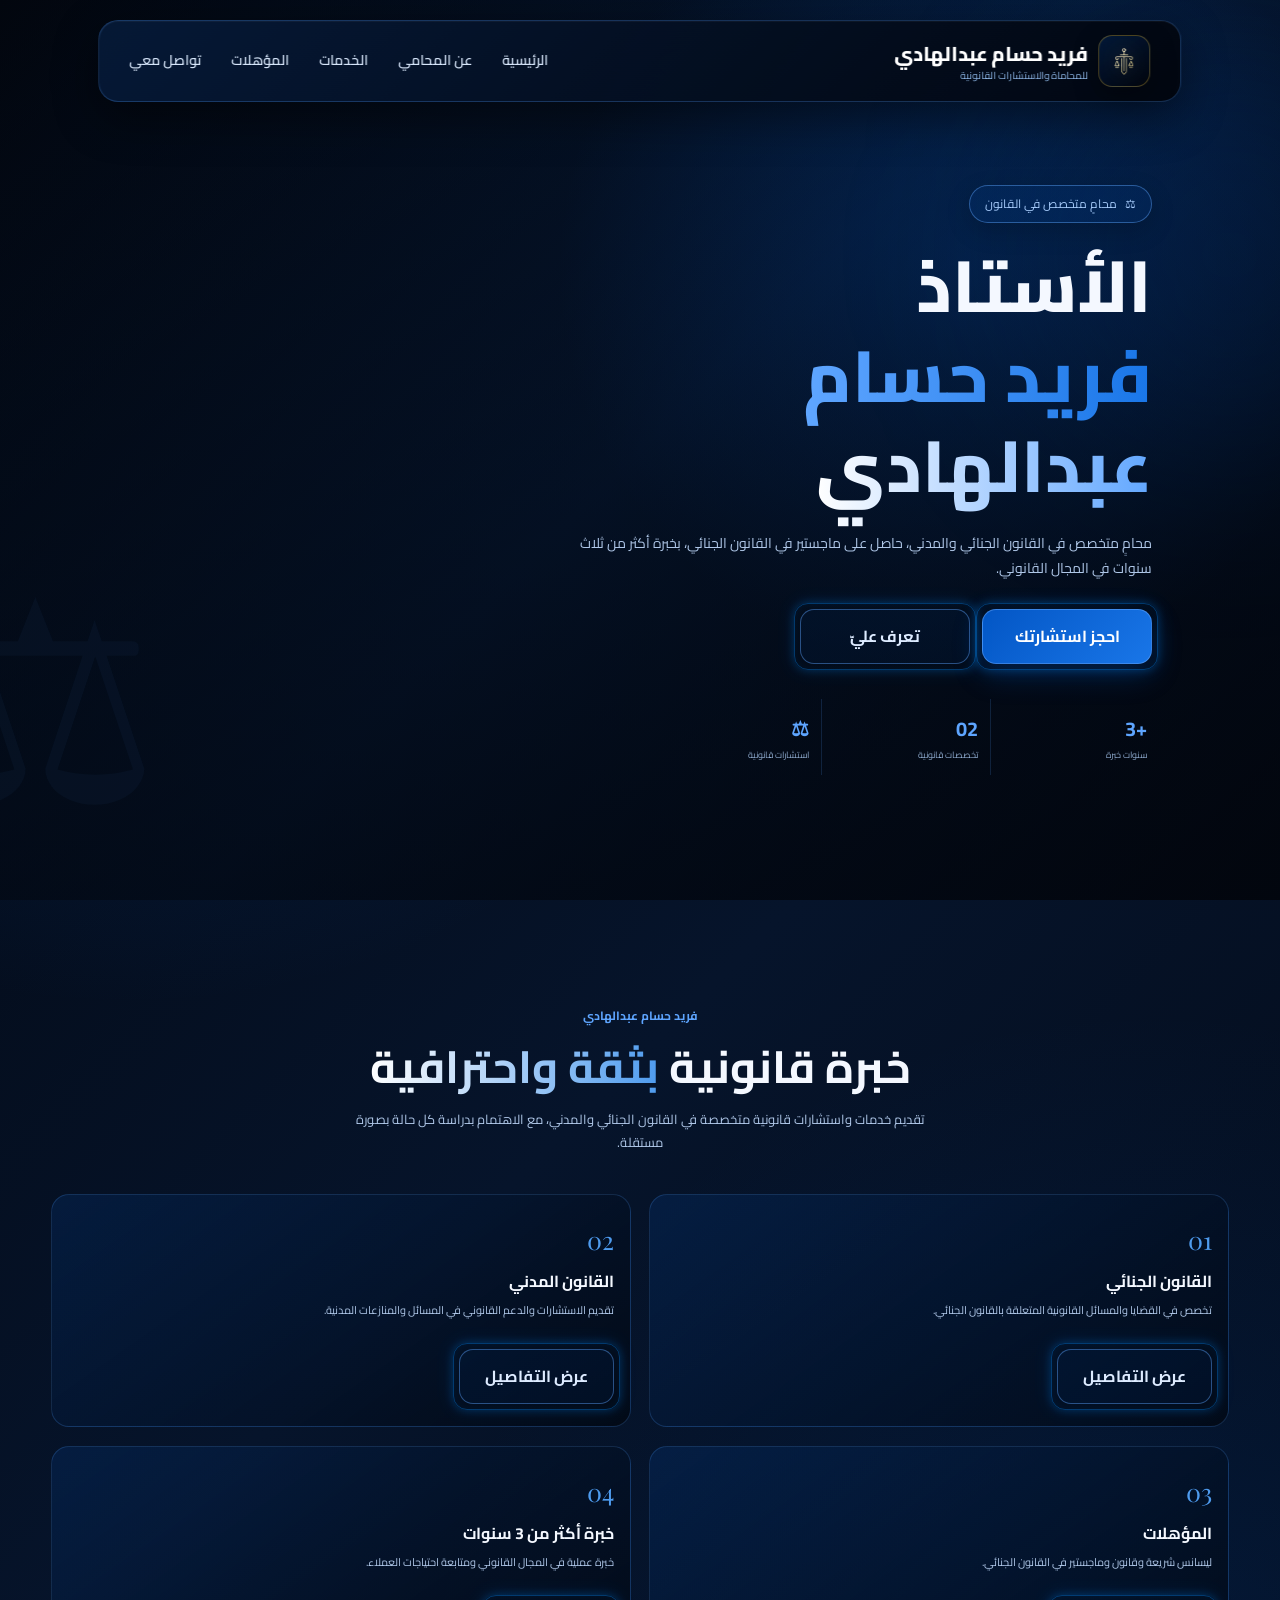
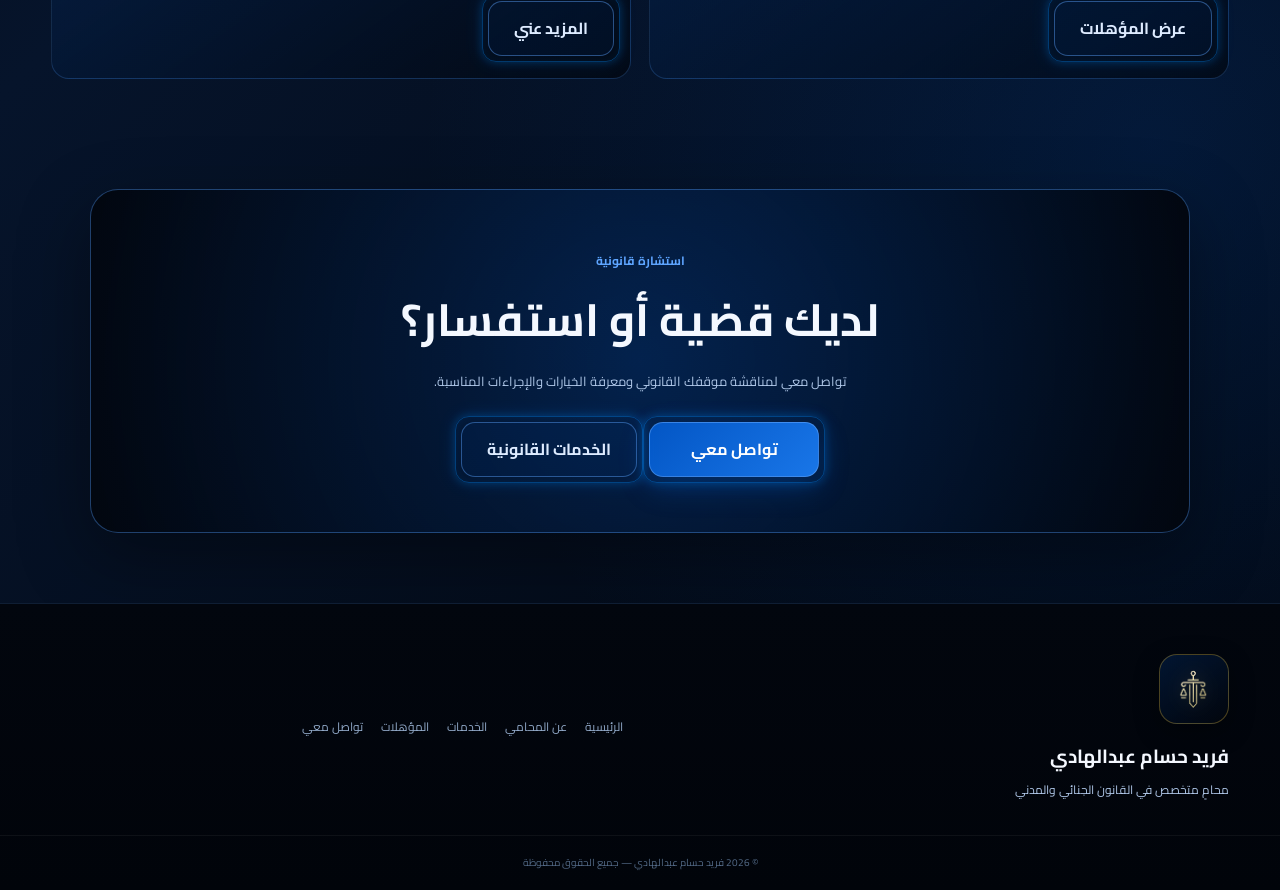
<file: index.html>
<!DOCTYPE html>
<html lang="ar" dir="rtl">

<head>

    <meta charset="UTF-8">

    <meta name="viewport"
          content="width=device-width, initial-scale=1.0">

    <!-- ===============================
         BASIC SEO
    ================================ -->

    <title>
        فريد حسام عبدالهادي | محامي جنائي ومدني في مصر
    </title>

    <meta name="description"
          content="الموقع الرسمي للأستاذ فريد حسام عبدالهادي، محامٍ متخصص في القانون الجنائي والمدني، حاصل على ماجستير في القانون الجنائي، ويقدم الاستشارات والخدمات القانونية.">

    <meta name="author"
          content="فريد حسام عبدالهادي">

    <meta name="robots"
          content="index, follow, max-image-preview:large, max-snippet:-1, max-video-preview:-1">

    <meta name="googlebot"
          content="index, follow, max-image-preview:large, max-snippet:-1, max-video-preview:-1">


    <!-- ===============================
         CANONICAL
    ================================ -->

    <link rel="canonical"
          href="https://fareedoffice.netlify.app/">


    <!-- ===============================
         LANGUAGE
    ================================ -->

    <meta http-equiv="content-language"
          content="ar-eg">


    <!-- ===============================
         THEME
    ================================ -->

    <meta name="theme-color"
          content="#02060E">


    <!-- ===============================
         KEYWORDS
    ================================ -->

    <meta name="keywords"
          content="فريد حسام عبدالهادي,
                   فريد حسام,
                   محامي فريد حسام عبدالهادي,
                   محامي جنائي,
                   محامي مدني,
                   محامي في مصر,
                   محامي مصر,
                   استشارات قانونية,
                   محامي قضايا جنائية,
                   محامي قضايا مدنية,
                   القانون الجنائي,
                   القانون المدني,
                   مكتب محاماة">


    <!-- ===============================
         OPEN GRAPH
    ================================ -->

    <meta property="og:type"
          content="website">

    <meta property="og:locale"
          content="ar_EG">

    <meta property="og:title"
          content="فريد حسام عبدالهادي | محامي جنائي ومدني">

    <meta property="og:description"
          content="الموقع الرسمي للأستاذ فريد حسام عبدالهادي للمحاماة والاستشارات القانونية.">

    <meta property="og:url"
          content="https://fareedoffice.netlify.app/">

    <meta property="og:site_name"
          content="فريد حسام عبدالهادي للمحاماة والاستشارات القانونية">

    <meta property="og:image"
          content="https://fareedoffice.netlify.app/logo.png">

    <meta property="og:image:alt"
          content="شعار فريد حسام عبدالهادي للمحاماة والاستشارات القانونية">


    <!-- ===============================
         TWITTER / X
    ================================ -->

    <meta name="twitter:card"
          content="summary_large_image">

    <meta name="twitter:title"
          content="فريد حسام عبدالهادي | محامي جنائي ومدني">

    <meta name="twitter:description"
          content="الموقع الرسمي للأستاذ فريد حسام عبدالهادي للمحاماة والاستشارات القانونية.">

    <meta name="twitter:image"
          content="https://fareedoffice.netlify.app/logo.png">


    <!-- ===============================
         FAVICON
    ================================ -->

    <link rel="icon"
          type="image/png"
          href="logo.png">

    <link rel="apple-touch-icon"
          href="logo.png">


    <!-- ===============================
         GOOGLE FONTS
    ================================ -->

    <link rel="preconnect"
          href="https://fonts.googleapis.com">

    <link rel="preconnect"
          href="https://fonts.gstatic.com"
          crossorigin>

    <link href="https://fonts.googleapis.com/css2?family=Cairo:wght@400;500;600;700;800&family=Playfair+Display:wght@600;700;800&display=swap"
          rel="stylesheet">


    <!-- ===============================
         CSS
    ================================ -->

    <link rel="stylesheet"
          href="style.css">


    <!-- ===============================
         LAWYER STRUCTURED DATA
    ================================ -->

    <script type="application/ld+json">

    {
      "@context": "https://schema.org",
      "@type": "Person",

      "name": "فريد حسام عبدالهادي",

      "url": "https://fareedoffice.netlify.app/",

      "image": "https://fareedoffice.netlify.app/logo.png",

      "jobTitle": "محامي",

      "description": "محامٍ متخصص في القانون الجنائي والمدني وحاصل على ماجستير في القانون الجنائي.",

      "knowsAbout": [
        "القانون الجنائي",
        "القانون المدني",
        "الاستشارات القانونية",
        "شريعة وقانون"
      ],

      "worksFor": {
        "@type": "LegalService",

        "name": "فريد حسام عبدالهادي للمحاماة والاستشارات القانونية",

        "url": "https://fareedoffice.netlify.app/",

        "areaServed": {
          "@type": "Country",
          "name": "Egypt"
        },

        "serviceType": [
          "استشارات قانونية",
          "القانون الجنائي",
          "القانون المدني"
        ]
      },

      "sameAs": []
    }

    </script>


</head>

<body>


<!-- =====================================================
     HEADER
===================================================== -->

<header class="site-header">

    <div class="header-container">


        <!-- LOGO -->

        <a href="index.html"
           class="brand">

            <div class="brand-icon">

                <img src="logo.png"
                     alt="شعار مكتب فريد حسام عبدالهادي">

            </div>


            <div class="brand-info">

                <span class="brand-name">
                    فريد حسام عبدالهادي
                </span>

                <small>
                    للمحاماة والاستشارات القانونية
                </small>

            </div>

        </a>


        <!-- DESKTOP NAV -->

        <nav class="desktop-nav">

            <a href="index.html">
                الرئيسية
            </a>

            <a href="about.html">
                عن المحامي
            </a>

            <a href="services.html">
                الخدمات
            </a>

            <a href="qualifications.html">
                المؤهلات
            </a>

            <a href="contact.html">
                تواصل معي
            </a>

        </nav>


        <!-- MOBILE BUTTON -->

        <button class="menu-btn"
                id="menuBtn"
                aria-label="فتح القائمة">

            <span></span>
            <span></span>
            <span></span>

        </button>

    </div>

</header>



<!-- =====================================================
     MOBILE MENU
===================================================== -->

<div class="mobile-menu"
     id="mobileMenu">


    <button class="close-menu"
            id="closeMenu"
            aria-label="إغلاق القائمة">

        ×

    </button>


    <nav>

        <a href="index.html">
            الرئيسية
        </a>

        <a href="about.html">
            عن المحامي
        </a>

        <a href="services.html">
            الخدمات القانونية
        </a>

        <a href="criminal.html">
            القانون الجنائي
        </a>

        <a href="civil.html">
            القانون المدني
        </a>

        <a href="qualifications.html">
            المؤهلات والخبرة
        </a>

        <a href="contact.html">
            تواصل معي
        </a>

    </nav>

</div>



<!-- =====================================================
     HERO
===================================================== -->

<main>


<section class="hero"
         id="home">


    <div class="hero-overlay"></div>


    <div class="hero-content">


        <div class="hero-badge">

            <span>⚖</span>

            محامٍ متخصص في القانون

        </div>


        <h1>

            الأستاذ

            <br>

            <span>
                فريد حسام عبدالهادي
            </span>

        </h1>


        <p>

            محامٍ متخصص في القانون الجنائي والمدني،
            حاصل على ماجستير في القانون الجنائي،
            بخبرة أكثر من ثلاث سنوات في المجال القانوني.

        </p>


        <div class="hero-buttons">


            <a href="contact.html"
               class="btn btn-primary">

                احجز استشارتك

            </a>


            <a href="about.html"
               class="btn btn-outline">

                تعرف عليّ

            </a>


        </div>


        <!-- STATS -->

        <div class="hero-stats">


            <div class="stat">

                <strong>
                    +3
                </strong>

                <span>
                    سنوات خبرة
                </span>

            </div>


            <div class="stat">

                <strong>
                    02
                </strong>

                <span>
                    تخصصات قانونية
                </span>

            </div>


            <div class="stat">

                <strong>
                    ⚖
                </strong>

                <span>
                    استشارات قانونية
                </span>

            </div>


        </div>

    </div>

</section>



<!-- =====================================================
     QUICK INTRO
===================================================== -->

<section class="section">


    <div class="section-heading">


        <span class="section-label">
            فريد حسام عبدالهادي
        </span>


        <h2>

            خبرة قانونية

            <span>
                بثقة واحترافية
            </span>

        </h2>


        <p>

            تقديم خدمات واستشارات قانونية متخصصة
            في القانون الجنائي والمدني، مع الاهتمام
            بدراسة كل حالة بصورة مستقلة.

        </p>

    </div>


    <div class="why-grid">


        <div class="why-card">

            <span>
                01
            </span>

            <h3>
                القانون الجنائي
            </h3>

            <p>

                تخصص في القضايا والمسائل القانونية
                المتعلقة بالقانون الجنائي.

            </p>

            <br>

            <a href="criminal.html"
               class="btn btn-outline">

                عرض التفاصيل

            </a>

        </div>



        <div class="why-card">

            <span>
                02
            </span>

            <h3>
                القانون المدني
            </h3>

            <p>

                تقديم الاستشارات والدعم القانوني
                في المسائل والمنازعات المدنية.

            </p>

            <br>

            <a href="civil.html"
               class="btn btn-outline">

                عرض التفاصيل

            </a>

        </div>



        <div class="why-card">

            <span>
                03
            </span>

            <h3>
                المؤهلات
            </h3>

            <p>

                ليسانس شريعة وقانون وماجستير
                في القانون الجنائي.

            </p>

            <br>

            <a href="qualifications.html"
               class="btn btn-outline">

                عرض المؤهلات

            </a>

        </div>



        <div class="why-card">

            <span>
                04
            </span>

            <h3>
                خبرة أكثر من 3 سنوات
            </h3>

            <p>

                خبرة عملية في المجال القانوني
                ومتابعة احتياجات العملاء.

            </p>

            <br>

            <a href="about.html"
               class="btn btn-outline">

                المزيد عني

            </a>

        </div>

    </div>

</section>



<!-- =====================================================
     CALL TO ACTION
===================================================== -->

<section class="cta">


    <div class="cta-content">


        <span class="section-label">
            استشارة قانونية
        </span>


        <h2>
            لديك قضية أو استفسار؟
        </h2>


        <p>

            تواصل معي لمناقشة موقفك القانوني
            ومعرفة الخيارات والإجراءات المناسبة.

        </p>


        <div class="cta-buttons">


            <a href="contact.html"
               class="btn btn-primary">

                تواصل معي

            </a>


            <a href="services.html"
               class="btn btn-outline">

                الخدمات القانونية

            </a>


        </div>


    </div>

</section>


</main>



<!-- =====================================================
     FOOTER
===================================================== -->

<footer class="footer">


    <div class="footer-content">


        <div class="footer-brand">


            <div class="brand-icon">

                <img src="logo.png"
                     alt="شعار مكتب فريد حسام عبدالهادي">

            </div>


            <h3>
                فريد حسام عبدالهادي
            </h3>


            <p>
                محامٍ متخصص في القانون الجنائي والمدني
            </p>

        </div>



        <div class="footer-links">


            <a href="index.html">
                الرئيسية
            </a>


            <a href="about.html">
                عن المحامي
            </a>


            <a href="services.html">
                الخدمات
            </a>


            <a href="qualifications.html">
                المؤهلات
            </a>


            <a href="contact.html">
                تواصل معي
            </a>

        </div>

    </div>



    <div class="footer-bottom">

        © 2026 فريد حسام عبدالهادي
        — جميع الحقوق محفوظة

    </div>

</footer>



<!-- =====================================================
     SCRIPT
===================================================== -->

<script src="script.js"></script>


</body>

</html>
</file>
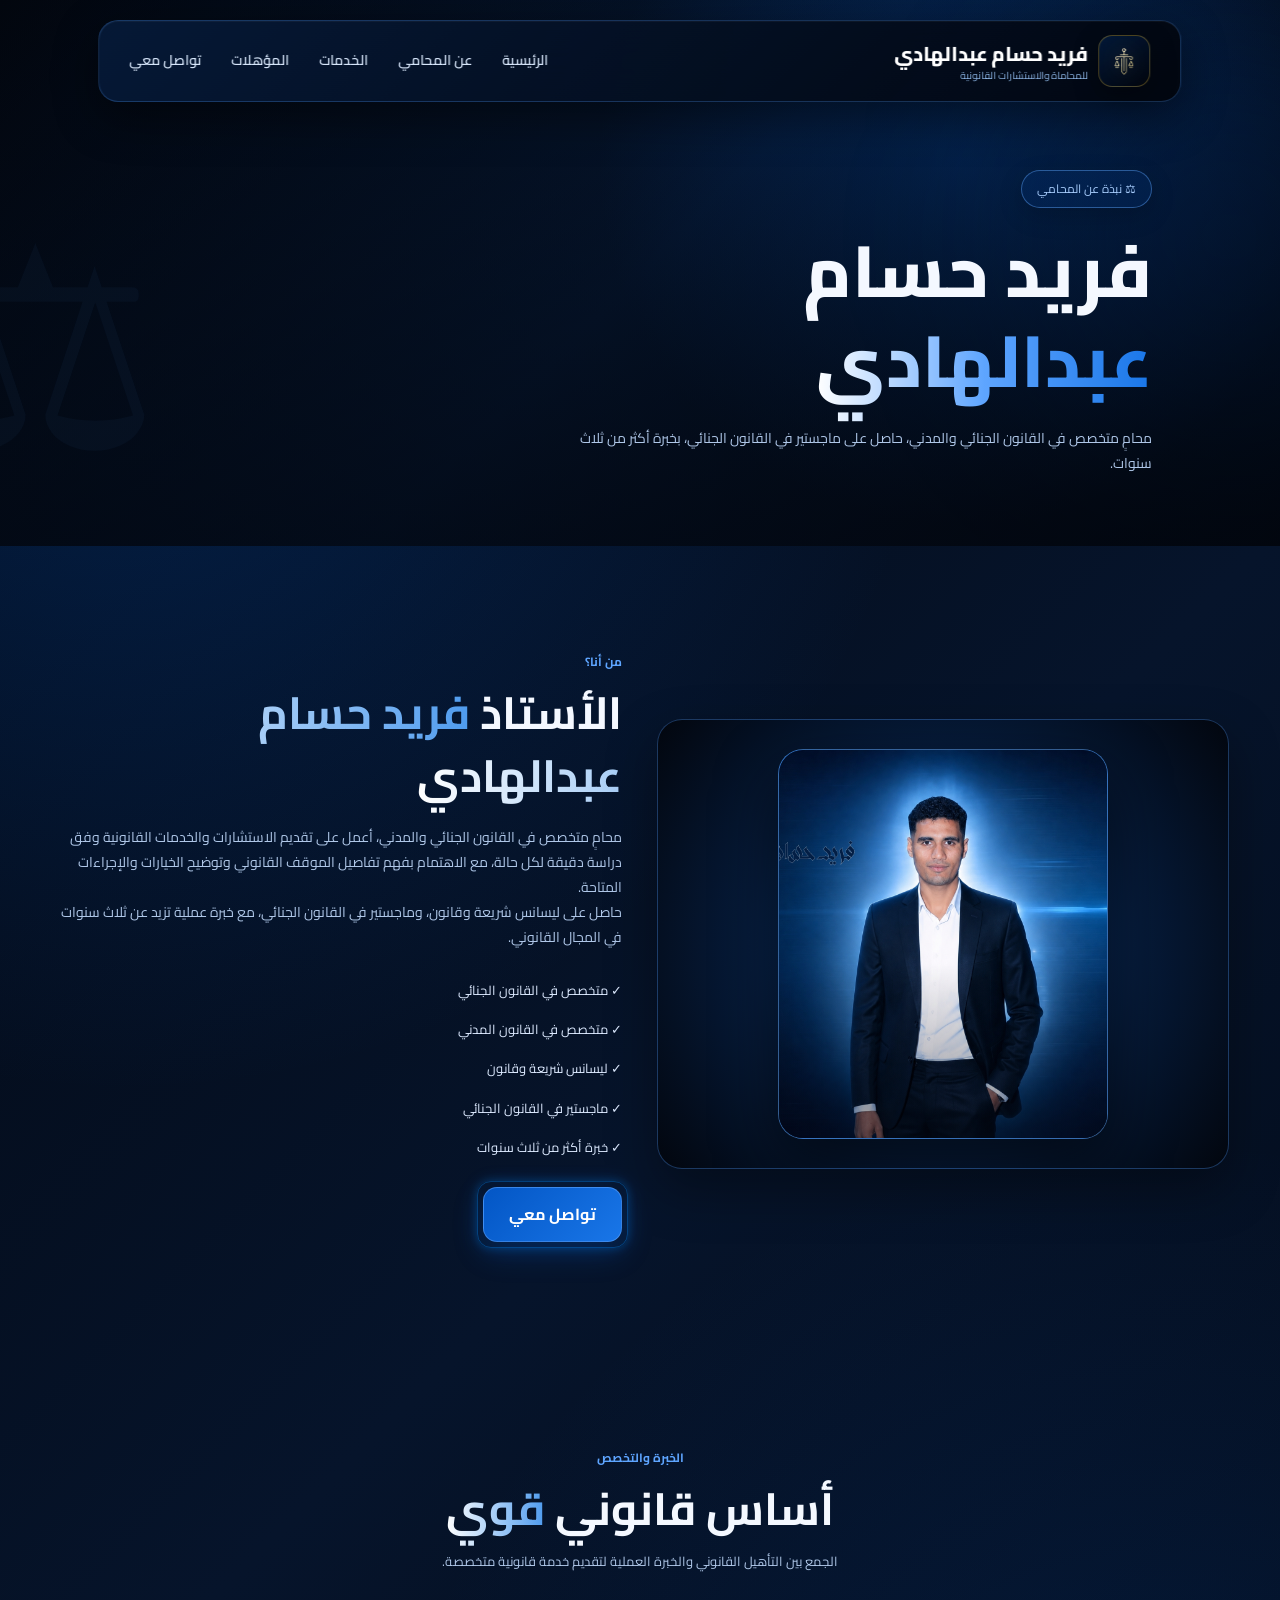
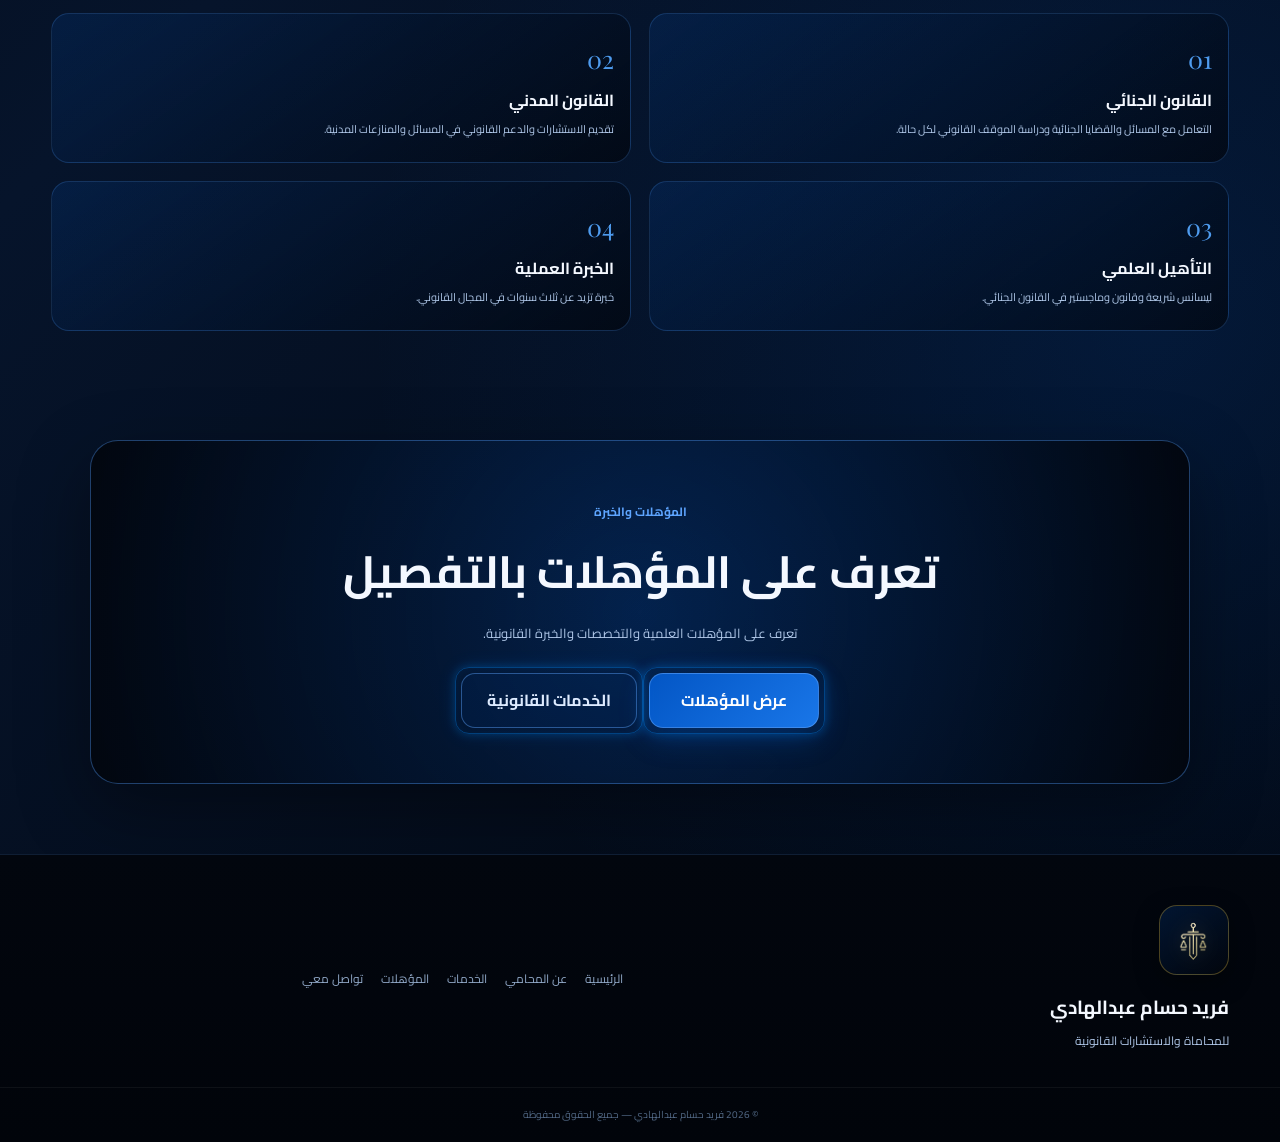
<file: about.html>
<!DOCTYPE html>
<html lang="ar" dir="rtl">

<head>

    <meta charset="UTF-8">

    <meta name="viewport"
          content="width=device-width, initial-scale=1.0">


    <!-- ===============================
         BASIC SEO
    ================================ -->

    <title>
        عن فريد حسام عبدالهادي | محامي جنائي ومدني
    </title>

    <meta name="description"
          content="تعرف على الأستاذ فريد حسام عبدالهادي، محامٍ متخصص في القانون الجنائي والمدني، حاصل على ماجستير في القانون الجنائي، ويتمتع بخبرة أكثر من ثلاث سنوات في المجال القانوني.">

    <meta name="author"
          content="فريد حسام عبدالهادي">

    <meta name="robots"
          content="index, follow, max-image-preview:large, max-snippet:-1, max-video-preview:-1">

    <meta name="googlebot"
          content="index, follow, max-image-preview:large, max-snippet:-1, max-video-preview:-1">


    <!-- ===============================
         CANONICAL
    ================================ -->

    <link rel="canonical"
          href="https://fareedoffice.netlify.app/about.html">


    <!-- ===============================
         LANGUAGE
    ================================ -->

    <meta http-equiv="content-language"
          content="ar-eg">


    <!-- ===============================
         THEME
    ================================ -->

    <meta name="theme-color"
          content="#02060E">


    <!-- ===============================
         OPEN GRAPH
    ================================ -->

    <meta property="og:type"
          content="profile">

    <meta property="og:locale"
          content="ar_EG">

    <meta property="og:title"
          content="عن فريد حسام عبدالهادي | محامي جنائي ومدني">

    <meta property="og:description"
          content="تعرف على الأستاذ فريد حسام عبدالهادي، محامٍ متخصص في القانون الجنائي والمدني وحاصل على ماجستير في القانون الجنائي.">

    <meta property="og:url"
          content="https://fareedoffice.netlify.app/about.html">

    <meta property="og:site_name"
          content="فريد حسام عبدالهادي للمحاماة والاستشارات القانونية">

    <meta property="og:image"
          content="https://fareedoffice.netlify.app/logo.png">

    <meta property="og:image:alt"
          content="الأستاذ فريد حسام عبدالهادي للمحاماة والاستشارات القانونية">


    <!-- ===============================
         TWITTER / X
    ================================ -->

    <meta name="twitter:card"
          content="summary_large_image">

    <meta name="twitter:title"
          content="عن فريد حسام عبدالهادي | محامي جنائي ومدني">

    <meta name="twitter:description"
          content="تعرف على الأستاذ فريد حسام عبدالهادي، محامٍ متخصص في القانون الجنائي والمدني وحاصل على ماجستير في القانون الجنائي.">

    <meta name="twitter:image"
          content="https://fareedoffice.netlify.app/logo.png">


    <!-- ===============================
         FAVICON
    ================================ -->

    <link rel="icon"
          type="image/png"
          href="logo.png">

    <link rel="apple-touch-icon"
          href="logo.png">


    <!-- ===============================
         GOOGLE FONTS
    ================================ -->

    <link rel="preconnect"
          href="https://fonts.googleapis.com">

    <link rel="preconnect"
          href="https://fonts.gstatic.com"
          crossorigin>

    <link href="https://fonts.googleapis.com/css2?family=Cairo:wght@400;500;600;700;800&family=Playfair+Display:wght@600;700;800&display=swap"
          rel="stylesheet">


    <!-- ===============================
         CSS
    ================================ -->

    <link rel="stylesheet"
          href="style.css">


    <!-- ===============================
         STRUCTURED DATA
    ================================ -->

    <script type="application/ld+json">

    {
      "@context": "https://schema.org",

      "@type": "Person",

      "name": "فريد حسام عبدالهادي",

      "url": "https://fareedoffice.netlify.app/about.html",

      "image": "https://fareedoffice.netlify.app/logo.png",

      "jobTitle": "محامي",

      "description": "الأستاذ فريد حسام عبدالهادي، محامٍ متخصص في القانون الجنائي والمدني، حاصل على ماجستير في القانون الجنائي، بخبرة أكثر من ثلاث سنوات في المجال القانوني.",

      "knowsAbout": [
        "القانون الجنائي",
        "القانون المدني",
        "الاستشارات القانونية",
        "شريعة وقانون"
      ],

      "worksFor": {

        "@type": "LegalService",

        "name": "فريد حسام عبدالهادي للمحاماة والاستشارات القانونية",

        "url": "https://fareedoffice.netlify.app/",

        "areaServed": {
          "@type": "Country",
          "name": "Egypt"
        },

        "serviceType": [
          "استشارات قانونية",
          "القانون الجنائي",
          "القانون المدني"
        ]

      }

    }

    </script>


</head>


<body>


<!-- =====================================================
     HEADER
===================================================== -->

<header class="site-header">

    <div class="header-container">


        <a href="index.html"
           class="brand">

            <div class="brand-icon">

                <img src="logo.png"
                     alt="شعار فريد حسام عبدالهادي">

            </div>


            <div class="brand-info">

                <span class="brand-name">
                    فريد حسام عبدالهادي
                </span>

                <small>
                    للمحاماة والاستشارات القانونية
                </small>

            </div>

        </a>


        <!-- DESKTOP NAV -->

        <nav class="desktop-nav">

            <a href="index.html">
                الرئيسية
            </a>

            <a href="about.html">
                عن المحامي
            </a>

            <a href="services.html">
                الخدمات
            </a>

            <a href="qualifications.html">
                المؤهلات
            </a>

            <a href="contact.html">
                تواصل معي
            </a>

        </nav>


        <!-- MOBILE BUTTON -->

        <button class="menu-btn"
                id="menuBtn"
                aria-label="فتح القائمة">

            <span></span>
            <span></span>
            <span></span>

        </button>

    </div>

</header>



<!-- =====================================================
     MOBILE MENU
===================================================== -->

<div class="mobile-menu"
     id="mobileMenu">


    <button class="close-menu"
            id="closeMenu">

        ×

    </button>


    <nav>

        <a href="index.html">
            الرئيسية
        </a>

        <a href="about.html">
            عن المحامي
        </a>

        <a href="services.html">
            الخدمات القانونية
        </a>

        <a href="criminal.html">
            القانون الجنائي
        </a>

        <a href="civil.html">
            القانون المدني
        </a>

        <a href="qualifications.html">
            المؤهلات والخبرة
        </a>

        <a href="contact.html">
            تواصل معي
        </a>

    </nav>

</div>



<!-- =====================================================
     PAGE HERO
===================================================== -->

<section class="hero page-hero">

    <div class="hero-overlay"></div>


    <div class="hero-content">


        <div class="hero-badge">

            ⚖

            نبذة عن المحامي

        </div>


        <h1>

            فريد حسام

            <br>

            <span>
                عبدالهادي
            </span>

        </h1>


        <p>

            محامٍ متخصص في القانون الجنائي والمدني،
            حاصل على ماجستير في القانون الجنائي،
            بخبرة أكثر من ثلاث سنوات.

        </p>

    </div>

</section>



<!-- =====================================================
     ABOUT SECTION
===================================================== -->

<main>


<section class="section about">


    <div class="about-content">


        <!-- PHOTO -->

        <div class="about-image">


            <div class="lawyer-photo">

                <img src="lawyer.jpg"
                     alt="الأستاذ فريد حسام عبدالهادي">

            </div>


        </div>



        <!-- INFORMATION -->

        <div class="about-text">


            <span class="section-label">

                من أنا؟

            </span>


            <h2>

                الأستاذ

                <span>
                    فريد حسام عبدالهادي
                </span>

            </h2>


            <p>

                محامٍ متخصص في القانون الجنائي والمدني،
                أعمل على تقديم الاستشارات والخدمات القانونية
                وفق دراسة دقيقة لكل حالة، مع الاهتمام بفهم
                تفاصيل الموقف القانوني وتوضيح الخيارات
                والإجراءات المتاحة.

            </p>


            <p>

                حاصل على ليسانس شريعة وقانون،
                وماجستير في القانون الجنائي،
                مع خبرة عملية تزيد عن ثلاث سنوات
                في المجال القانوني.

            </p>


            <ul class="about-list">


                <li>
                    ✓ متخصص في القانون الجنائي
                </li>


                <li>
                    ✓ متخصص في القانون المدني
                </li>


                <li>
                    ✓ ليسانس شريعة وقانون
                </li>


                <li>
                    ✓ ماجستير في القانون الجنائي
                </li>


                <li>
                    ✓ خبرة أكثر من ثلاث سنوات
                </li>


            </ul>


            <a href="contact.html"
               class="btn btn-primary">

                تواصل معي

            </a>


        </div>

    </div>

</section>



<!-- =====================================================
     EXPERIENCE
===================================================== -->

<section class="section">


    <div class="section-heading">


        <span class="section-label">

            الخبرة والتخصص

        </span>


        <h2>

            أساس قانوني

            <span>
                قوي
            </span>

        </h2>


        <p>

            الجمع بين التأهيل القانوني والخبرة العملية
            لتقديم خدمة قانونية متخصصة.

        </p>

    </div>



    <div class="why-grid">


        <div class="why-card">

            <span>
                01
            </span>

            <h3>
                القانون الجنائي
            </h3>

            <p>

                التعامل مع المسائل والقضايا الجنائية
                ودراسة الموقف القانوني لكل حالة.

            </p>

        </div>



        <div class="why-card">

            <span>
                02
            </span>

            <h3>
                القانون المدني
            </h3>

            <p>

                تقديم الاستشارات والدعم القانوني
                في المسائل والمنازعات المدنية.

            </p>

        </div>



        <div class="why-card">

            <span>
                03
            </span>

            <h3>
                التأهيل العلمي
            </h3>

            <p>

                ليسانس شريعة وقانون وماجستير
                في القانون الجنائي.

            </p>

        </div>



        <div class="why-card">

            <span>
                04
            </span>

            <h3>
                الخبرة العملية
            </h3>

            <p>

                خبرة تزيد عن ثلاث سنوات في
                المجال القانوني.

            </p>

        </div>

    </div>

</section>



<!-- =====================================================
     QUALIFICATION CTA
===================================================== -->

<section class="cta">


    <div class="cta-content">


        <span class="section-label">

            المؤهلات والخبرة

        </span>


        <h2>

            تعرف على المؤهلات بالتفصيل

        </h2>


        <p>

            تعرف على المؤهلات العلمية والتخصصات
            والخبرة القانونية.

        </p>


        <div class="cta-buttons">


            <a href="qualifications.html"
               class="btn btn-primary">

                عرض المؤهلات

            </a>


            <a href="services.html"
               class="btn btn-outline">

                الخدمات القانونية

            </a>

        </div>


    </div>

</section>


</main>



<!-- =====================================================
     FOOTER
===================================================== -->

<footer class="footer">


    <div class="footer-content">


        <div class="footer-brand">


            <div class="brand-icon">

                <img src="logo.png"
                     alt="شعار المكتب">

            </div>


            <h3>
                فريد حسام عبدالهادي
            </h3>


            <p>
                للمحاماة والاستشارات القانونية
            </p>

        </div>



        <div class="footer-links">


            <a href="index.html">
                الرئيسية
            </a>


            <a href="about.html">
                عن المحامي
            </a>


            <a href="services.html">
                الخدمات
            </a>


            <a href="qualifications.html">
                المؤهلات
            </a>


            <a href="contact.html">
                تواصل معي
            </a>

        </div>

    </div>



    <div class="footer-bottom">

        © 2026 فريد حسام عبدالهادي
        — جميع الحقوق محفوظة

    </div>

</footer>



<script src="script.js"></script>

</body>

</html>
</file>
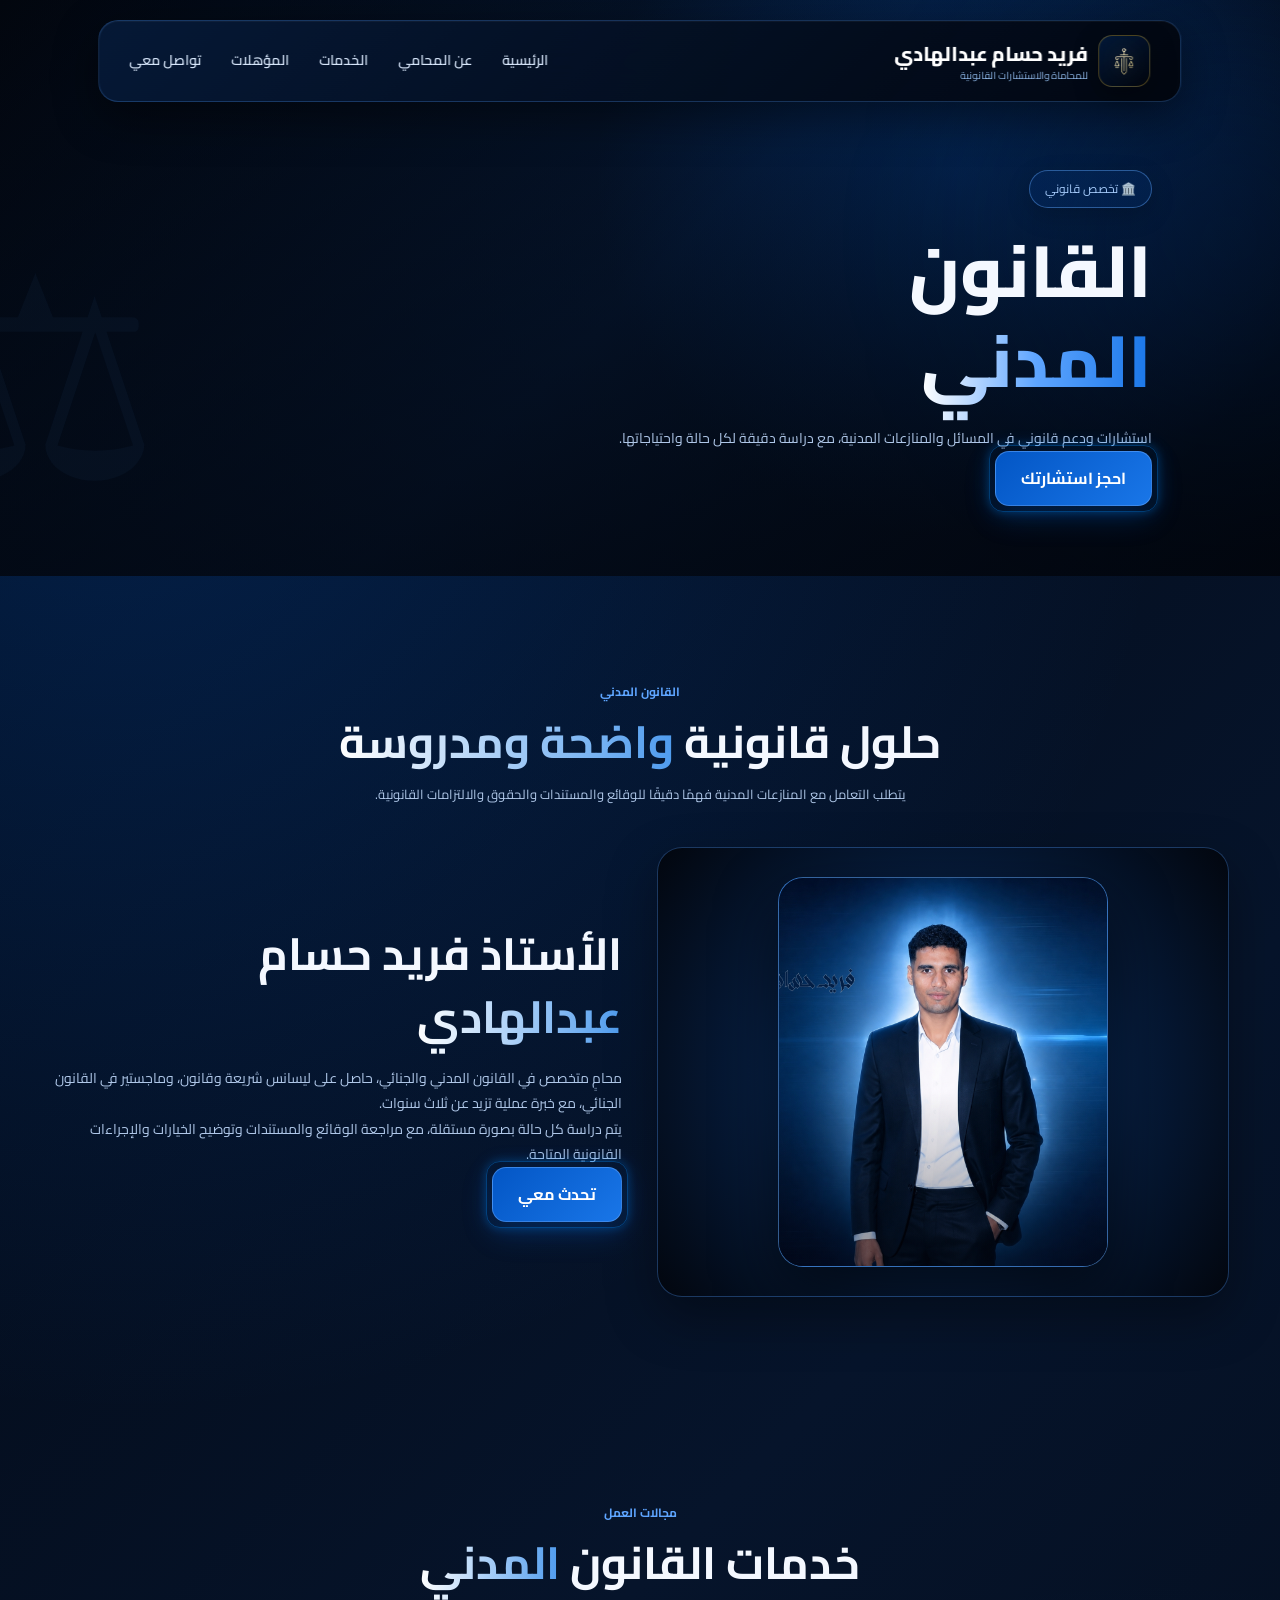
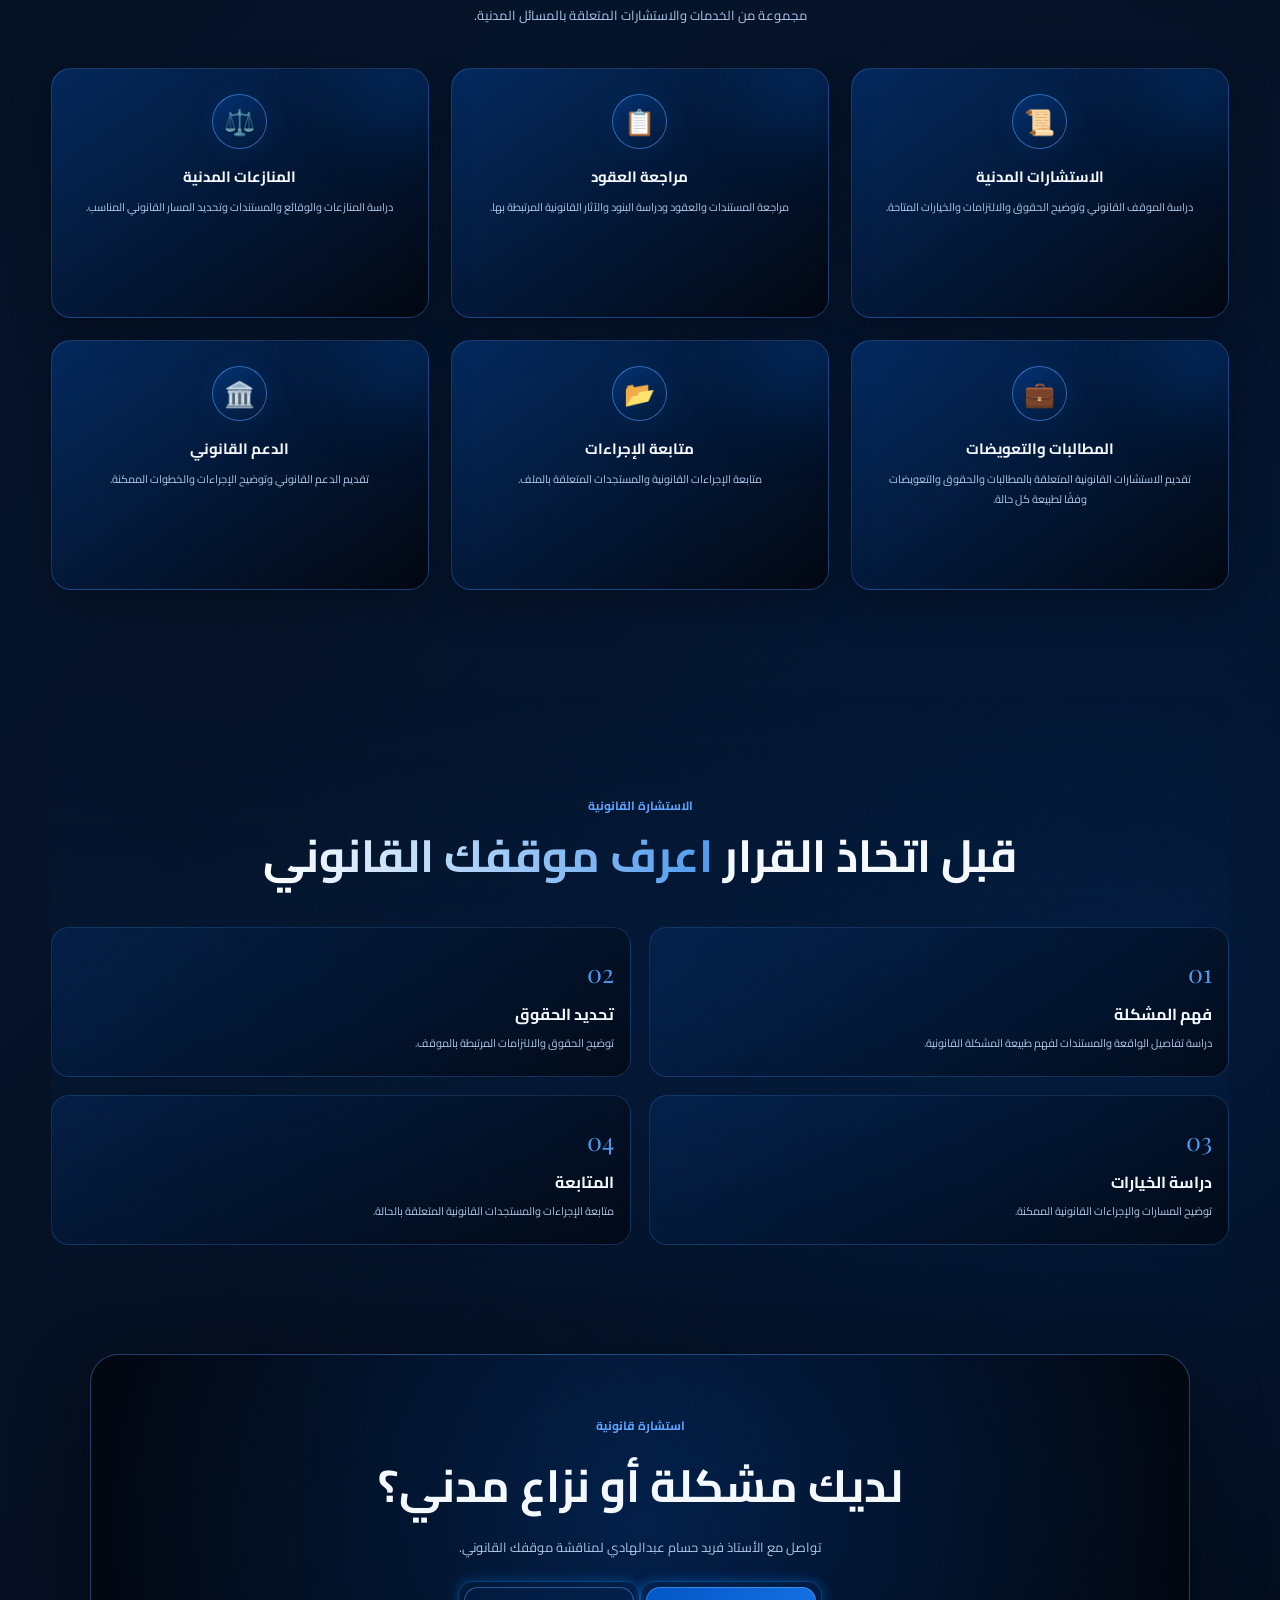
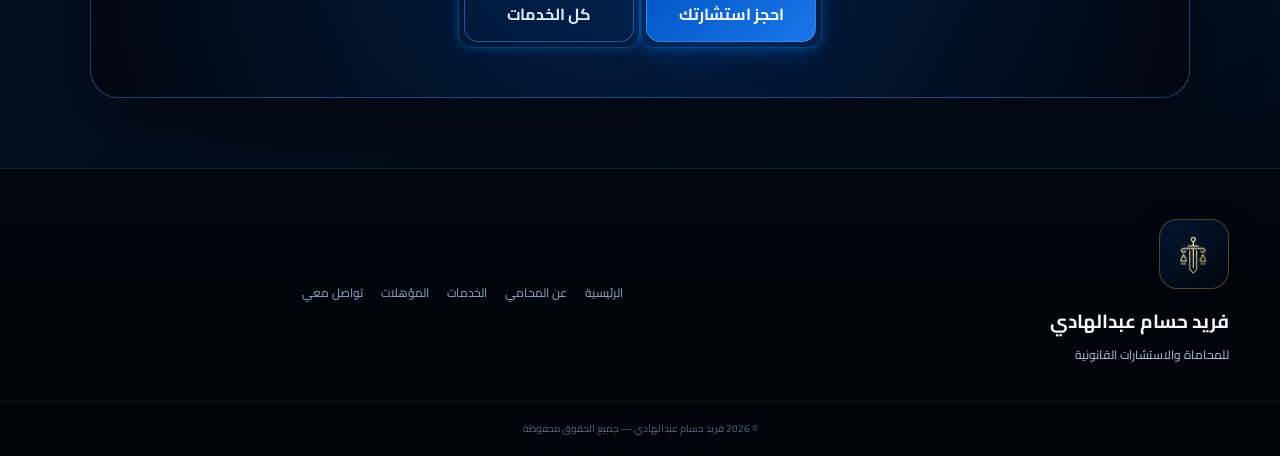
<file: civil.html>
<!DOCTYPE html>
<html lang="ar" dir="rtl">

<head>

    <meta charset="UTF-8">

    <meta name="viewport"
          content="width=device-width, initial-scale=1.0">

    <title>
        القانون المدني | فريد حسام عبدالهادي - محامي مدني
    </title>

    <meta name="description"
          content="خدمات واستشارات في مجال القانون المدني مع الأستاذ فريد حسام عبدالهادي، محامٍ يقدم الدعم والاستشارات القانونية في المسائل والمنازعات المدنية.">

    <meta name="author"
          content="فريد حسام عبدالهادي">

    <meta name="robots"
          content="index, follow, max-image-preview:large">

    <link rel="canonical"
          href="https://fareedoffice.netlify.app/civil.html">

    <meta http-equiv="content-language"
          content="ar-eg">

    <meta name="theme-color"
          content="#02060E">

    <!-- Open Graph -->

    <meta property="og:type"
          content="website">

    <meta property="og:locale"
          content="ar_EG">

    <meta property="og:title"
          content="القانون المدني | فريد حسام عبدالهادي">

    <meta property="og:description"
          content="استشارات وخدمات قانونية في مجال القانون المدني والمنازعات والمسائل المدنية.">

    <meta property="og:url"
          content="https://fareedoffice.netlify.app/civil.html">

    <meta property="og:site_name"
          content="فريد حسام عبدالهادي للمحاماة والاستشارات القانونية">

    <meta property="og:image"
          content="https://fareedoffice.netlify.app/logo.png">

    <!-- Twitter -->

    <meta name="twitter:card"
          content="summary_large_image">

    <meta name="twitter:title"
          content="القانون المدني | فريد حسام عبدالهادي">

    <meta name="twitter:description"
          content="خدمات واستشارات قانونية متخصصة في مجال القانون المدني.">

    <meta name="twitter:image"
          content="https://fareedoffice.netlify.app/logo.png">

    <!-- Favicon -->

    <link rel="icon"
          type="image/png"
          href="logo.png">

    <link rel="apple-touch-icon"
          href="logo.png">

    <!-- Fonts -->

    <link rel="preconnect"
          href="https://fonts.googleapis.com">

    <link rel="preconnect"
          href="https://fonts.gstatic.com"
          crossorigin>

    <link href="https://fonts.googleapis.com/css2?family=Cairo:wght@400;500;600;700;800&family=Playfair+Display:wght@600;700;800&display=swap"
          rel="stylesheet">

    <link rel="stylesheet"
          href="style.css">

    <!-- Structured Data -->

    <script type="application/ld+json">

    {
      "@context": "https://schema.org",
      "@type": "LegalService",

      "name": "فريد حسام عبدالهادي للمحاماة والاستشارات القانونية",

      "url": "https://fareedoffice.netlify.app/civil.html",

      "logo": "https://fareedoffice.netlify.app/logo.png",

      "provider": {
        "@type": "Person",
        "name": "فريد حسام عبدالهادي",
        "jobTitle": "محامي"
      },

      "serviceType": "القانون المدني",

      "areaServed": {
        "@type": "Country",
        "name": "Egypt"
      }
    }

    </script>

</head>


<body>


<!-- =====================================================
     HEADER
===================================================== -->

<header class="site-header">

    <div class="header-container">


        <a href="index.html"
           class="brand">

            <div class="brand-icon">

                <img src="logo.png"
                     alt="شعار فريد حسام عبدالهادي">

            </div>


            <div class="brand-info">

                <span class="brand-name">
                    فريد حسام عبدالهادي
                </span>

                <small>
                    للمحاماة والاستشارات القانونية
                </small>

            </div>

        </a>


        <nav class="desktop-nav">

            <a href="index.html">
                الرئيسية
            </a>

            <a href="about.html">
                عن المحامي
            </a>

            <a href="services.html">
                الخدمات
            </a>

            <a href="qualifications.html">
                المؤهلات
            </a>

            <a href="contact.html">
                تواصل معي
            </a>

        </nav>


        <button class="menu-btn"
                id="menuBtn"
                aria-label="فتح القائمة">

            <span></span>
            <span></span>
            <span></span>

        </button>

    </div>

</header>



<!-- =====================================================
     MOBILE MENU
===================================================== -->

<div class="mobile-menu"
     id="mobileMenu">


    <button class="close-menu"
            id="closeMenu"
            aria-label="إغلاق القائمة">

        ×

    </button>


    <nav>

        <a href="index.html">
            الرئيسية
        </a>

        <a href="about.html">
            عن المحامي
        </a>

        <a href="services.html">
            الخدمات القانونية
        </a>

        <a href="criminal.html">
            القانون الجنائي
        </a>

        <a href="civil.html">
            القانون المدني
        </a>

        <a href="qualifications.html">
            المؤهلات والخبرة
        </a>

        <a href="contact.html">
            تواصل معي
        </a>

    </nav>

</div>



<!-- =====================================================
     PAGE HERO
===================================================== -->

<section class="hero page-hero">

    <div class="hero-overlay"></div>


    <div class="hero-content">


        <div class="hero-badge">

            🏛️

            تخصص قانوني

        </div>


        <h1>

            القانون

            <br>

            <span>
                المدني
            </span>

        </h1>


        <p>

            استشارات ودعم قانوني في المسائل
            والمنازعات المدنية، مع دراسة دقيقة
            لكل حالة واحتياجاتها.

        </p>


        <a href="contact.html"
           class="btn btn-primary">

            احجز استشارتك

        </a>

    </div>

</section>



<!-- =====================================================
     MAIN
===================================================== -->

<main>


<!-- INTRO -->

<section class="section">


    <div class="section-heading">

        <span class="section-label">
            القانون المدني
        </span>


        <h2>

            حلول قانونية

            <span>
                واضحة ومدروسة
            </span>

        </h2>


        <p>

            يتطلب التعامل مع المنازعات المدنية
            فهمًا دقيقًا للوقائع والمستندات
            والحقوق والالتزامات القانونية.

        </p>

    </div>



    <div class="about-content">


        <!-- IMAGE -->

        <div class="about-image">

            <div class="lawyer-photo">

                <img src="lawyer.jpg"
                     alt="الأستاذ فريد حسام عبدالهادي">

            </div>

        </div>



        <!-- TEXT -->

        <div class="about-text">


            <h2>

                الأستاذ فريد حسام

                <span>
                    عبدالهادي
                </span>

            </h2>


            <p>

                محامٍ متخصص في القانون المدني والجنائي،
                حاصل على ليسانس شريعة وقانون،
                وماجستير في القانون الجنائي،
                مع خبرة عملية تزيد عن ثلاث سنوات.

            </p>


            <p>

                يتم دراسة كل حالة بصورة مستقلة،
                مع مراجعة الوقائع والمستندات وتوضيح
                الخيارات والإجراءات القانونية المتاحة.

            </p>


            <a href="contact.html"
               class="btn btn-primary">

                تحدث معي

            </a>

        </div>

    </div>

</section>



<!-- =====================================================
     CIVIL SERVICES
===================================================== -->

<section class="section services">


    <div class="section-heading">


        <span class="section-label">
            مجالات العمل
        </span>


        <h2>

            خدمات القانون

            <span>
                المدني
            </span>

        </h2>


        <p>

            مجموعة من الخدمات والاستشارات المتعلقة
            بالمسائل المدنية.

        </p>

    </div>



    <div class="services-grid">


        <article class="service-card">


            <div class="service-icon">
                📜
            </div>


            <h3>
                الاستشارات المدنية
            </h3>


            <p>

                دراسة الموقف القانوني وتوضيح
                الحقوق والالتزامات والخيارات
                المتاحة.

            </p>

        </article>



        <article class="service-card">


            <div class="service-icon">
                📋
            </div>


            <h3>
                مراجعة العقود
            </h3>


            <p>

                مراجعة المستندات والعقود
                ودراسة البنود والآثار القانونية
                المرتبطة بها.

            </p>

        </article>



        <article class="service-card">


            <div class="service-icon">
                ⚖️
            </div>


            <h3>
                المنازعات المدنية
            </h3>


            <p>

                دراسة المنازعات والوقائع والمستندات
                وتحديد المسار القانوني المناسب.

            </p>

        </article>



        <article class="service-card">


            <div class="service-icon">
                💼
            </div>


            <h3>
                المطالبات والتعويضات
            </h3>


            <p>

                تقديم الاستشارات القانونية المتعلقة
                بالمطالبات والحقوق والتعويضات
                وفقًا لطبيعة كل حالة.

            </p>

        </article>



        <article class="service-card">


            <div class="service-icon">
                📂
            </div>


            <h3>
                متابعة الإجراءات
            </h3>


            <p>

                متابعة الإجراءات القانونية
                والمستجدات المتعلقة بالملف.

            </p>

        </article>



        <article class="service-card">


            <div class="service-icon">
                🏛️
            </div>


            <h3>
                الدعم القانوني
            </h3>


            <p>

                تقديم الدعم القانوني وتوضيح
                الإجراءات والخطوات الممكنة.

            </p>

        </article>


    </div>

</section>



<!-- =====================================================
     IMPORTANT POINTS
===================================================== -->

<section class="section why-us">


    <div class="section-heading">


        <span class="section-label">
            الاستشارة القانونية
        </span>


        <h2>

            قبل اتخاذ القرار

            <span>
                اعرف موقفك القانوني
            </span>

        </h2>

    </div>



    <div class="why-grid">


        <div class="why-card">

            <span>
                01
            </span>

            <h3>
                فهم المشكلة
            </h3>

            <p>

                دراسة تفاصيل الواقعة والمستندات
                لفهم طبيعة المشكلة القانونية.

            </p>

        </div>



        <div class="why-card">

            <span>
                02
            </span>

            <h3>
                تحديد الحقوق
            </h3>

            <p>

                توضيح الحقوق والالتزامات
                المرتبطة بالموقف.

            </p>

        </div>



        <div class="why-card">

            <span>
                03
            </span>

            <h3>
                دراسة الخيارات
            </h3>

            <p>

                توضيح المسارات والإجراءات
                القانونية الممكنة.

            </p>

        </div>



        <div class="why-card">

            <span>
                04
            </span>

            <h3>
                المتابعة
            </h3>

            <p>

                متابعة الإجراءات والمستجدات
                القانونية المتعلقة بالحالة.

            </p>

        </div>

    </div>

</section>



<!-- =====================================================
     CTA
===================================================== -->

<section class="cta">


    <div class="cta-content">


        <span class="section-label">
            استشارة قانونية
        </span>


        <h2>
            لديك مشكلة أو نزاع مدني؟
        </h2>


        <p>

            تواصل مع الأستاذ فريد حسام عبدالهادي
            لمناقشة موقفك القانوني.

        </p>


        <div class="cta-buttons">


            <a href="contact.html"
               class="btn btn-primary">

                احجز استشارتك

            </a>


            <a href="services.html"
               class="btn btn-outline">

                كل الخدمات

            </a>

        </div>

    </div>

</section>


</main>



<!-- =====================================================
     FOOTER
===================================================== -->

<footer class="footer">


    <div class="footer-content">


        <div class="footer-brand">


            <div class="brand-icon">

                <img src="logo.png"
                     alt="شعار المكتب">

            </div>


            <h3>
                فريد حسام عبدالهادي
            </h3>


            <p>
                للمحاماة والاستشارات القانونية
            </p>

        </div>



        <div class="footer-links">


            <a href="index.html">
                الرئيسية
            </a>


            <a href="about.html">
                عن المحامي
            </a>


            <a href="services.html">
                الخدمات
            </a>


            <a href="qualifications.html">
                المؤهلات
            </a>


            <a href="contact.html">
                تواصل معي
            </a>

        </div>

    </div>



    <div class="footer-bottom">

        © 2026 فريد حسام عبدالهادي
        — جميع الحقوق محفوظة

    </div>

</footer>



<script src="script.js"></script>

</body>

</html>
</file>
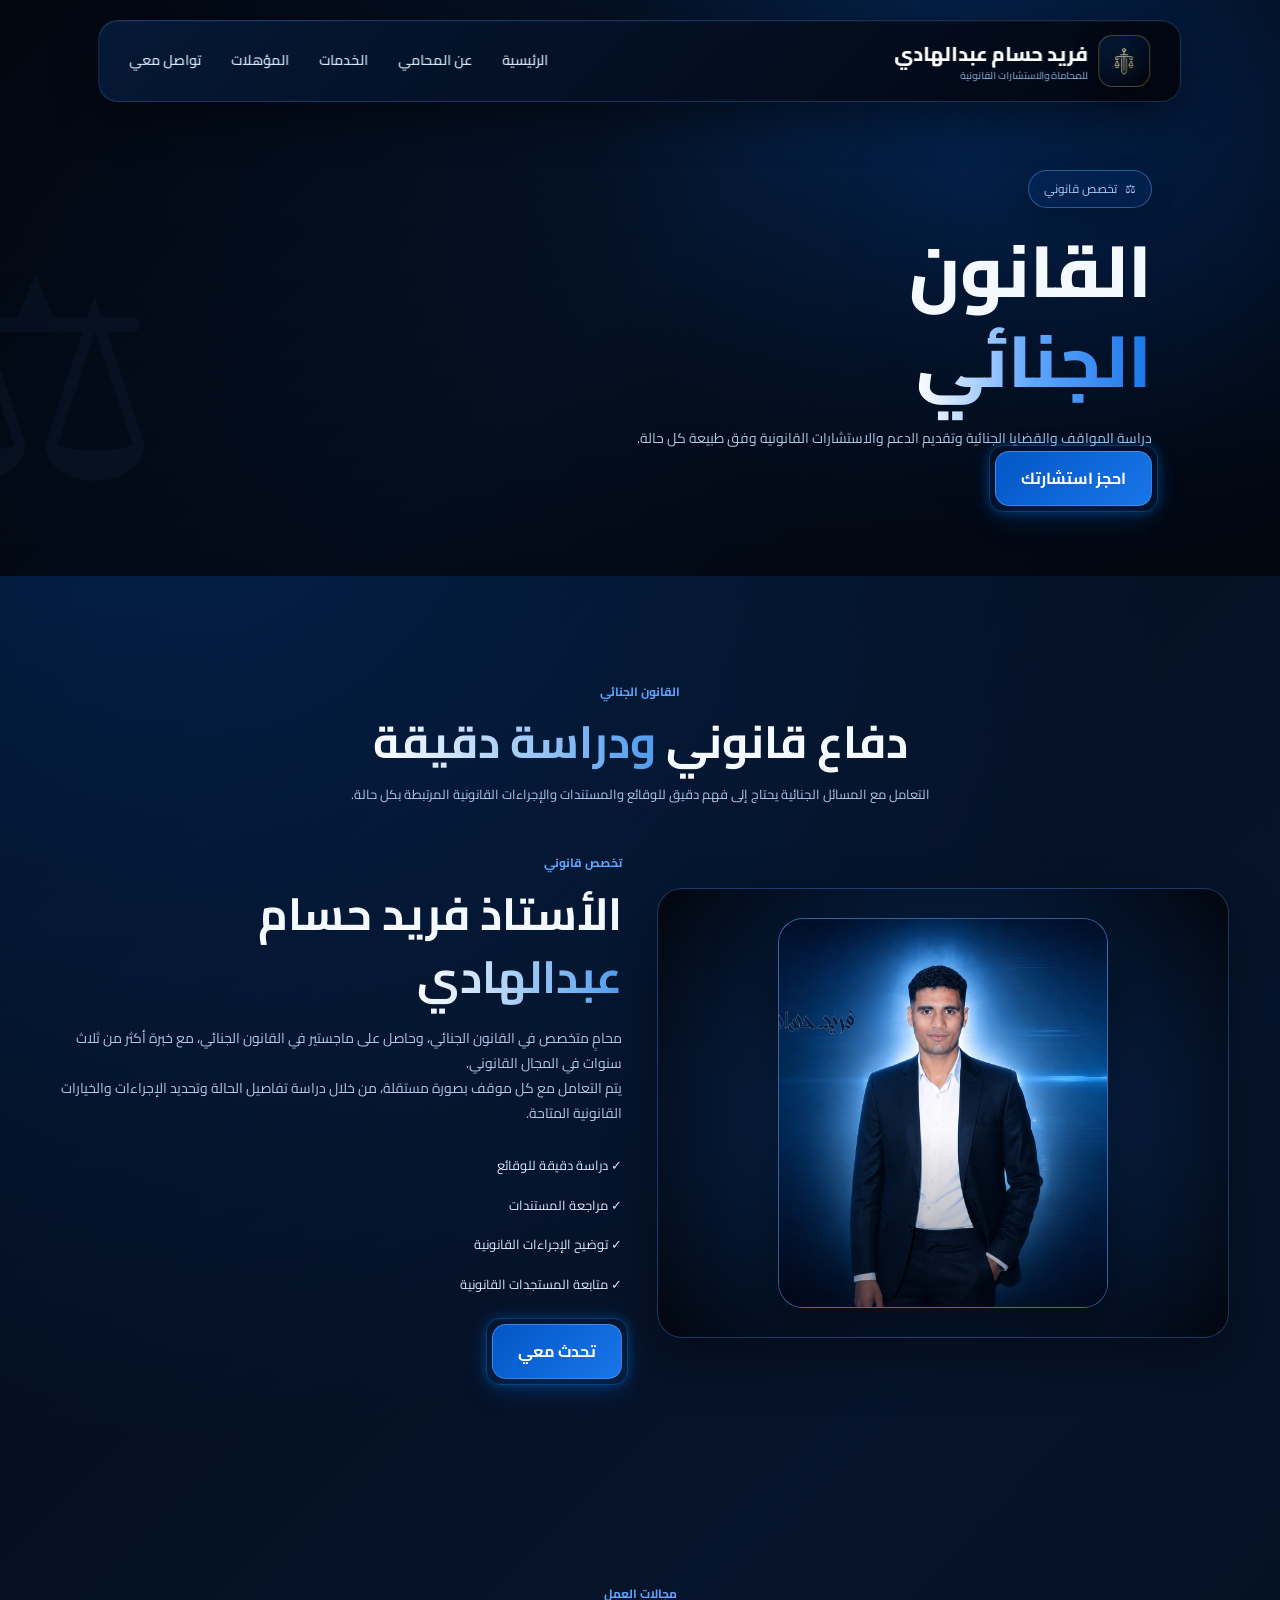
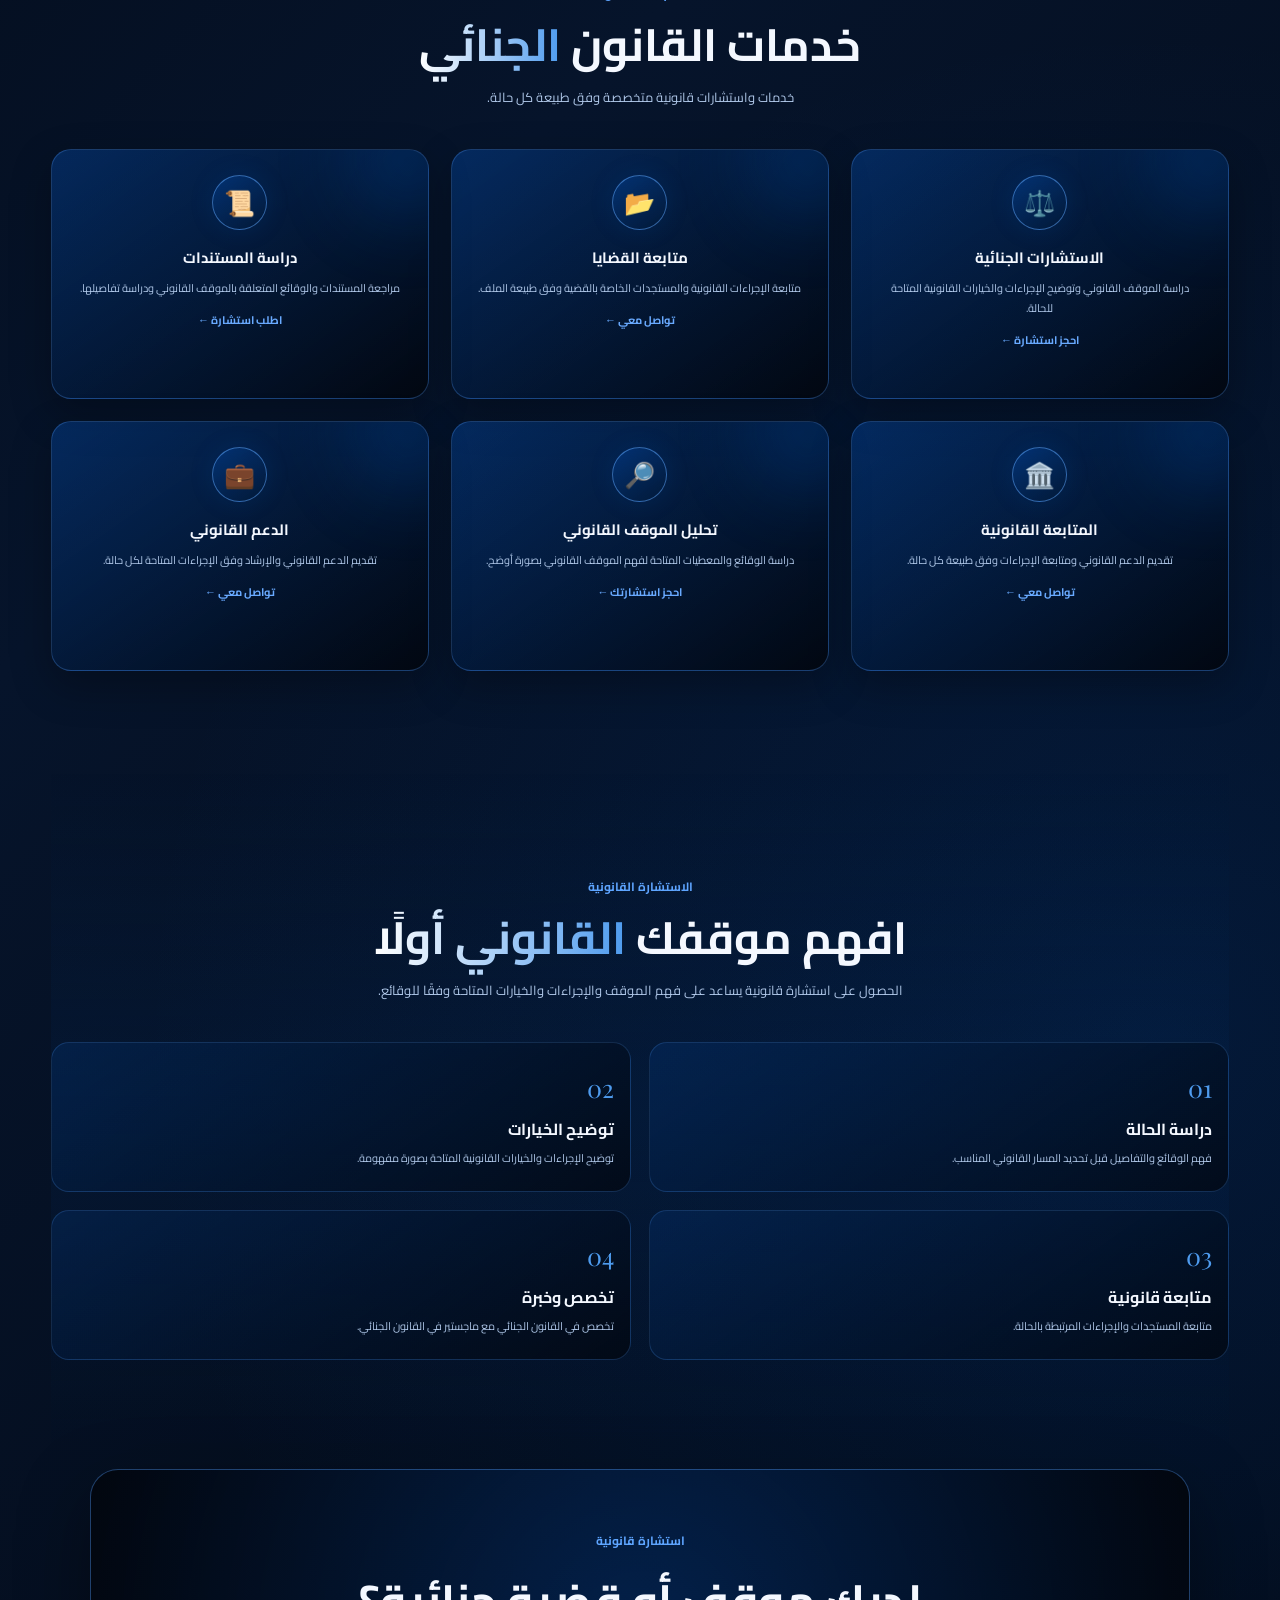
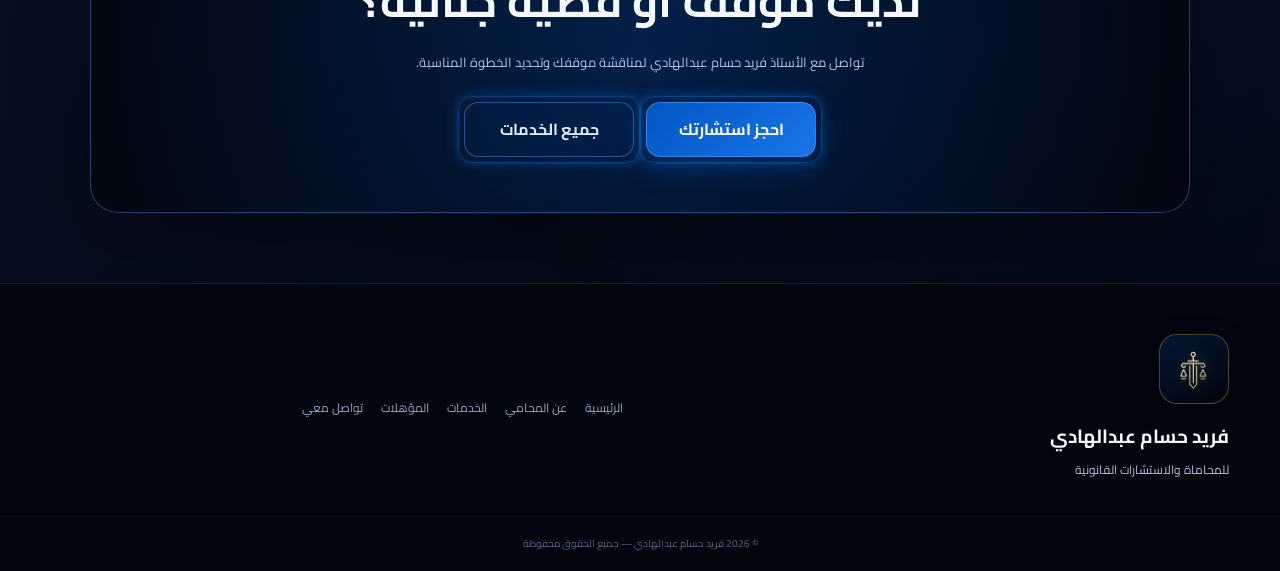
<file: criminal.html>
<!DOCTYPE html>
<html lang="ar" dir="rtl">

<head>

    <meta charset="UTF-8">

    <meta name="viewport"
          content="width=device-width, initial-scale=1.0">

    <title>
        القانون الجنائي | فريد حسام عبدالهادي - محامي جنائي
    </title>

    <meta name="description"
          content="خدمات واستشارات في مجال القانون الجنائي مع الأستاذ فريد حسام عبدالهادي، محامٍ متخصص في القانون الجنائي وحاصل على ماجستير في القانون الجنائي.">

    <meta name="author"
          content="فريد حسام عبدالهادي">

    <meta name="robots"
          content="index, follow, max-image-preview:large">

    <link rel="canonical"
          href="https://fareedoffice.netlify.app/criminal.html">

    <meta http-equiv="content-language"
          content="ar-eg">

    <meta name="theme-color"
          content="#02060E">

    <!-- Open Graph -->

    <meta property="og:type"
          content="website">

    <meta property="og:locale"
          content="ar_EG">

    <meta property="og:title"
          content="القانون الجنائي | فريد حسام عبدالهادي">

    <meta property="og:description"
          content="استشارات وخدمات قانونية متخصصة في مجال القانون الجنائي.">

    <meta property="og:url"
          content="https://fareedoffice.netlify.app/criminal.html">

    <meta property="og:site_name"
          content="فريد حسام عبدالهادي للمحاماة والاستشارات القانونية">

    <meta property="og:image"
          content="https://fareedoffice.netlify.app/logo.png">

    <!-- Twitter -->

    <meta name="twitter:card"
          content="summary_large_image">

    <meta name="twitter:title"
          content="القانون الجنائي | فريد حسام عبدالهادي">

    <meta name="twitter:description"
          content="خدمات واستشارات قانونية في مجال القانون الجنائي.">

    <meta name="twitter:image"
          content="https://fareedoffice.netlify.app/logo.png">

    <!-- Favicon -->

    <link rel="icon"
          type="image/png"
          href="logo.png">

    <link rel="apple-touch-icon"
          href="logo.png">

    <!-- Fonts -->

    <link rel="preconnect"
          href="https://fonts.googleapis.com">

    <link rel="preconnect"
          href="https://fonts.gstatic.com"
          crossorigin>

    <link href="https://fonts.googleapis.com/css2?family=Cairo:wght@400;500;600;700;800&family=Playfair+Display:wght@600;700;800&display=swap"
          rel="stylesheet">

    <link rel="stylesheet"
          href="style.css">

    <!-- Structured Data -->

    <script type="application/ld+json">

    {
      "@context": "https://schema.org",
      "@type": "LegalService",

      "name": "فريد حسام عبدالهادي للمحاماة والاستشارات القانونية",

      "url": "https://fareedoffice.netlify.app/criminal.html",

      "logo": "https://fareedoffice.netlify.app/logo.png",

      "provider": {
        "@type": "Person",
        "name": "فريد حسام عبدالهادي",
        "jobTitle": "محامي"
      },

      "serviceType": "القانون الجنائي",

      "areaServed": {
        "@type": "Country",
        "name": "Egypt"
      }
    }

    </script>

</head>


<body>


<!-- =====================================================
     HEADER
===================================================== -->

<header class="site-header">

    <div class="header-container">


        <!-- LOGO -->

        <a href="index.html"
           class="brand">

            <div class="brand-icon">

                <img src="logo.png"
                     alt="شعار فريد حسام عبدالهادي">

            </div>


            <div class="brand-info">

                <span class="brand-name">
                    فريد حسام عبدالهادي
                </span>

                <small>
                    للمحاماة والاستشارات القانونية
                </small>

            </div>

        </a>


        <!-- DESKTOP NAV -->

        <nav class="desktop-nav">

            <a href="index.html">
                الرئيسية
            </a>

            <a href="about.html">
                عن المحامي
            </a>

            <a href="services.html">
                الخدمات
            </a>

            <a href="qualifications.html">
                المؤهلات
            </a>

            <a href="contact.html">
                تواصل معي
            </a>

        </nav>


        <!-- MOBILE BUTTON -->

        <button class="menu-btn"
                id="menuBtn"
                aria-label="فتح القائمة">

            <span></span>
            <span></span>
            <span></span>

        </button>

    </div>

</header>



<!-- =====================================================
     MOBILE MENU
===================================================== -->

<div class="mobile-menu"
     id="mobileMenu">


    <button class="close-menu"
            id="closeMenu"
            aria-label="إغلاق القائمة">

        ×

    </button>


    <nav>

        <a href="index.html">
            الرئيسية
        </a>

        <a href="about.html">
            عن المحامي
        </a>

        <a href="services.html">
            الخدمات القانونية
        </a>

        <a href="criminal.html">
            القانون الجنائي
        </a>

        <a href="civil.html">
            القانون المدني
        </a>

        <a href="qualifications.html">
            المؤهلات والخبرة
        </a>

        <a href="contact.html">
            تواصل معي
        </a>

    </nav>

</div>



<!-- =====================================================
     PAGE HERO
===================================================== -->

<section class="hero page-hero">


    <div class="hero-overlay"></div>


    <div class="hero-content">


        <div class="hero-badge">

            <span>⚖</span>

            تخصص قانوني

        </div>


        <h1>

            القانون

            <br>

            <span>
                الجنائي
            </span>

        </h1>


        <p>

            دراسة المواقف والقضايا الجنائية
            وتقديم الدعم والاستشارات القانونية
            وفق طبيعة كل حالة.

        </p>


        <a href="contact.html"
           class="btn btn-primary">

            احجز استشارتك

        </a>

    </div>

</section>



<!-- =====================================================
     MAIN
===================================================== -->

<main>


<!-- =====================================================
     INTRODUCTION
===================================================== -->

<section class="section">


    <div class="section-heading">


        <span class="section-label">

            القانون الجنائي

        </span>


        <h2>

            دفاع قانوني

            <span>
                ودراسة دقيقة
            </span>

        </h2>


        <p>

            التعامل مع المسائل الجنائية يحتاج إلى
            فهم دقيق للوقائع والمستندات والإجراءات
            القانونية المرتبطة بكل حالة.

        </p>

    </div>



    <div class="about-content">


        <!-- IMAGE -->

        <div class="about-image">

            <div class="lawyer-photo">

                <img src="lawyer.jpg"
                     alt="الأستاذ فريد حسام عبدالهادي">

            </div>

        </div>



        <!-- TEXT -->

        <div class="about-text">


            <span class="section-label">

                تخصص قانوني

            </span>


            <h2>

                الأستاذ فريد حسام

                <span>
                    عبدالهادي
                </span>

            </h2>


            <p>

                محامٍ متخصص في القانون الجنائي،
                وحاصل على ماجستير في القانون الجنائي،
                مع خبرة أكثر من ثلاث سنوات في المجال
                القانوني.

            </p>


            <p>

                يتم التعامل مع كل موقف بصورة مستقلة،
                من خلال دراسة تفاصيل الحالة وتحديد
                الإجراءات والخيارات القانونية المتاحة.

            </p>


            <ul class="about-list">

                <li>
                    ✓ دراسة دقيقة للوقائع
                </li>

                <li>
                    ✓ مراجعة المستندات
                </li>

                <li>
                    ✓ توضيح الإجراءات القانونية
                </li>

                <li>
                    ✓ متابعة المستجدات القانونية
                </li>

            </ul>


            <a href="contact.html"
               class="btn btn-primary">

                تحدث معي

            </a>

        </div>

    </div>

</section>



<!-- =====================================================
     CRIMINAL SERVICES
===================================================== -->

<section class="section services">


    <div class="section-heading">


        <span class="section-label">

            مجالات العمل

        </span>


        <h2>

            خدمات القانون

            <span>
                الجنائي
            </span>

        </h2>


        <p>

            خدمات واستشارات قانونية متخصصة
            وفق طبيعة كل حالة.

        </p>

    </div>



    <div class="services-grid">


        <!-- CARD 01 -->

        <article class="service-card">


            <div class="service-icon">
                ⚖️
            </div>


            <h3>

                الاستشارات الجنائية

            </h3>


            <p>

                دراسة الموقف القانوني وتوضيح
                الإجراءات والخيارات القانونية
                المتاحة للحالة.

            </p>


            <a href="contact.html">

                احجز استشارة ←

            </a>

        </article>



        <!-- CARD 02 -->

        <article class="service-card">


            <div class="service-icon">
                📂
            </div>


            <h3>

                متابعة القضايا

            </h3>


            <p>

                متابعة الإجراءات القانونية
                والمستجدات الخاصة بالقضية
                وفق طبيعة الملف.

            </p>


            <a href="contact.html">

                تواصل معي ←

            </a>

        </article>



        <!-- CARD 03 -->

        <article class="service-card">


            <div class="service-icon">
                📜
            </div>


            <h3>

                دراسة المستندات

            </h3>


            <p>

                مراجعة المستندات والوقائع
                المتعلقة بالموقف القانوني
                ودراسة تفاصيلها.

            </p>


            <a href="contact.html">

                اطلب استشارة ←

            </a>

        </article>



        <!-- CARD 04 -->

        <article class="service-card">


            <div class="service-icon">
                🏛️
            </div>


            <h3>

                المتابعة القانونية

            </h3>


            <p>

                تقديم الدعم القانوني ومتابعة
                الإجراءات وفق طبيعة كل حالة.

            </p>


            <a href="contact.html">

                تواصل معي ←

            </a>

        </article>



        <!-- CARD 05 -->

        <article class="service-card">


            <div class="service-icon">
                🔎
            </div>


            <h3>

                تحليل الموقف القانوني

            </h3>


            <p>

                دراسة الوقائع والمعطيات المتاحة
                لفهم الموقف القانوني بصورة أوضح.

            </p>


            <a href="contact.html">

                احجز استشارتك ←

            </a>

        </article>



        <!-- CARD 06 -->

        <article class="service-card">


            <div class="service-icon">
                💼
            </div>


            <h3>

                الدعم القانوني

            </h3>


            <p>

                تقديم الدعم القانوني والإرشاد
                وفق الإجراءات المتاحة لكل حالة.

            </p>


            <a href="contact.html">

                تواصل معي ←

            </a>

        </article>


    </div>

</section>



<!-- =====================================================
     WHY CONSULTATION
===================================================== -->

<section class="section why-us">


    <div class="section-heading">


        <span class="section-label">

            الاستشارة القانونية

        </span>


        <h2>

            افهم موقفك

            <span>
                القانوني أولًا
            </span>

        </h2>


        <p>

            الحصول على استشارة قانونية يساعد
            على فهم الموقف والإجراءات والخيارات
            المتاحة وفقًا للوقائع.

        </p>

    </div>



    <div class="why-grid">


        <!-- 01 -->

        <div class="why-card">


            <span>
                01
            </span>


            <h3>

                دراسة الحالة

            </h3>


            <p>

                فهم الوقائع والتفاصيل قبل تحديد
                المسار القانوني المناسب.

            </p>

        </div>



        <!-- 02 -->

        <div class="why-card">


            <span>
                02
            </span>


            <h3>

                توضيح الخيارات

            </h3>


            <p>

                توضيح الإجراءات والخيارات القانونية
                المتاحة بصورة مفهومة.

            </p>

        </div>



        <!-- 03 -->

        <div class="why-card">


            <span>
                03
            </span>


            <h3>

                متابعة قانونية

            </h3>


            <p>

                متابعة المستجدات والإجراءات
                المرتبطة بالحالة.

            </p>

        </div>



        <!-- 04 -->

        <div class="why-card">


            <span>
                04
            </span>


            <h3>

                تخصص وخبرة

            </h3>


            <p>

                تخصص في القانون الجنائي مع
                ماجستير في القانون الجنائي.

            </p>

        </div>


    </div>

</section>



<!-- =====================================================
     CTA
===================================================== -->

<section class="cta">


    <div class="cta-content">


        <span class="section-label">

            استشارة قانونية

        </span>


        <h2>

            لديك موقف أو قضية جنائية؟

        </h2>


        <p>

            تواصل مع الأستاذ فريد حسام عبدالهادي
            لمناقشة موقفك وتحديد الخطوة المناسبة.

        </p>


        <div class="cta-buttons">


            <a href="contact.html"
               class="btn btn-primary">

                احجز استشارتك

            </a>


            <a href="services.html"
               class="btn btn-outline">

                جميع الخدمات

            </a>

        </div>

    </div>

</section>


</main>



<!-- =====================================================
     FOOTER
===================================================== -->

<footer class="footer">


    <div class="footer-content">


        <!-- FOOTER BRAND -->

        <div class="footer-brand">


            <div class="brand-icon">

                <img src="logo.png"
                     alt="شعار المكتب">

            </div>


            <h3>

                فريد حسام عبدالهادي

            </h3>


            <p>

                للمحاماة والاستشارات القانونية

            </p>

        </div>



        <!-- FOOTER LINKS -->

        <div class="footer-links">


            <a href="index.html">
                الرئيسية
            </a>


            <a href="about.html">
                عن المحامي
            </a>


            <a href="services.html">
                الخدمات
            </a>


            <a href="qualifications.html">
                المؤهلات
            </a>


            <a href="contact.html">
                تواصل معي
            </a>

        </div>

    </div>



    <div class="footer-bottom">

        © 2026 فريد حسام عبدالهادي
        — جميع الحقوق محفوظة

    </div>

</footer>



<!-- =====================================================
     JAVASCRIPT
===================================================== -->

<script src="script.js"></script>


</body>

</html>
</file>
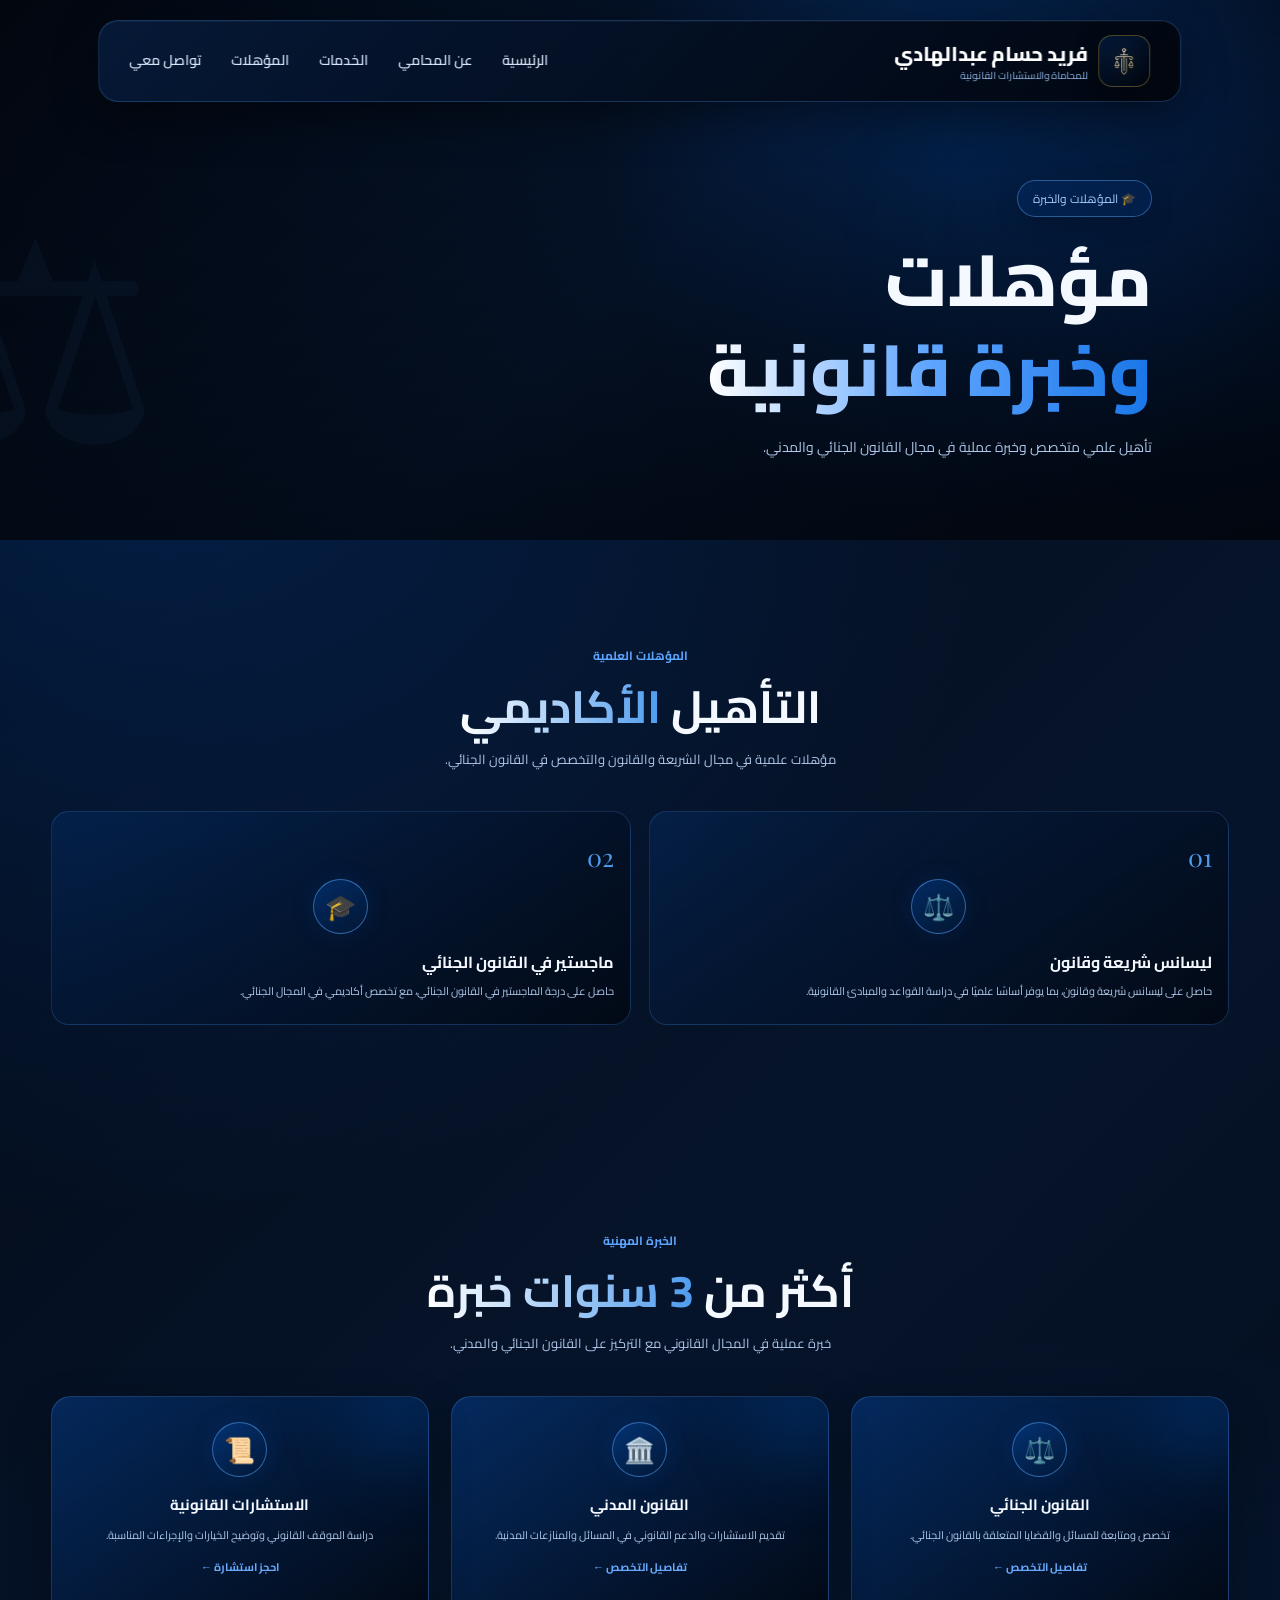
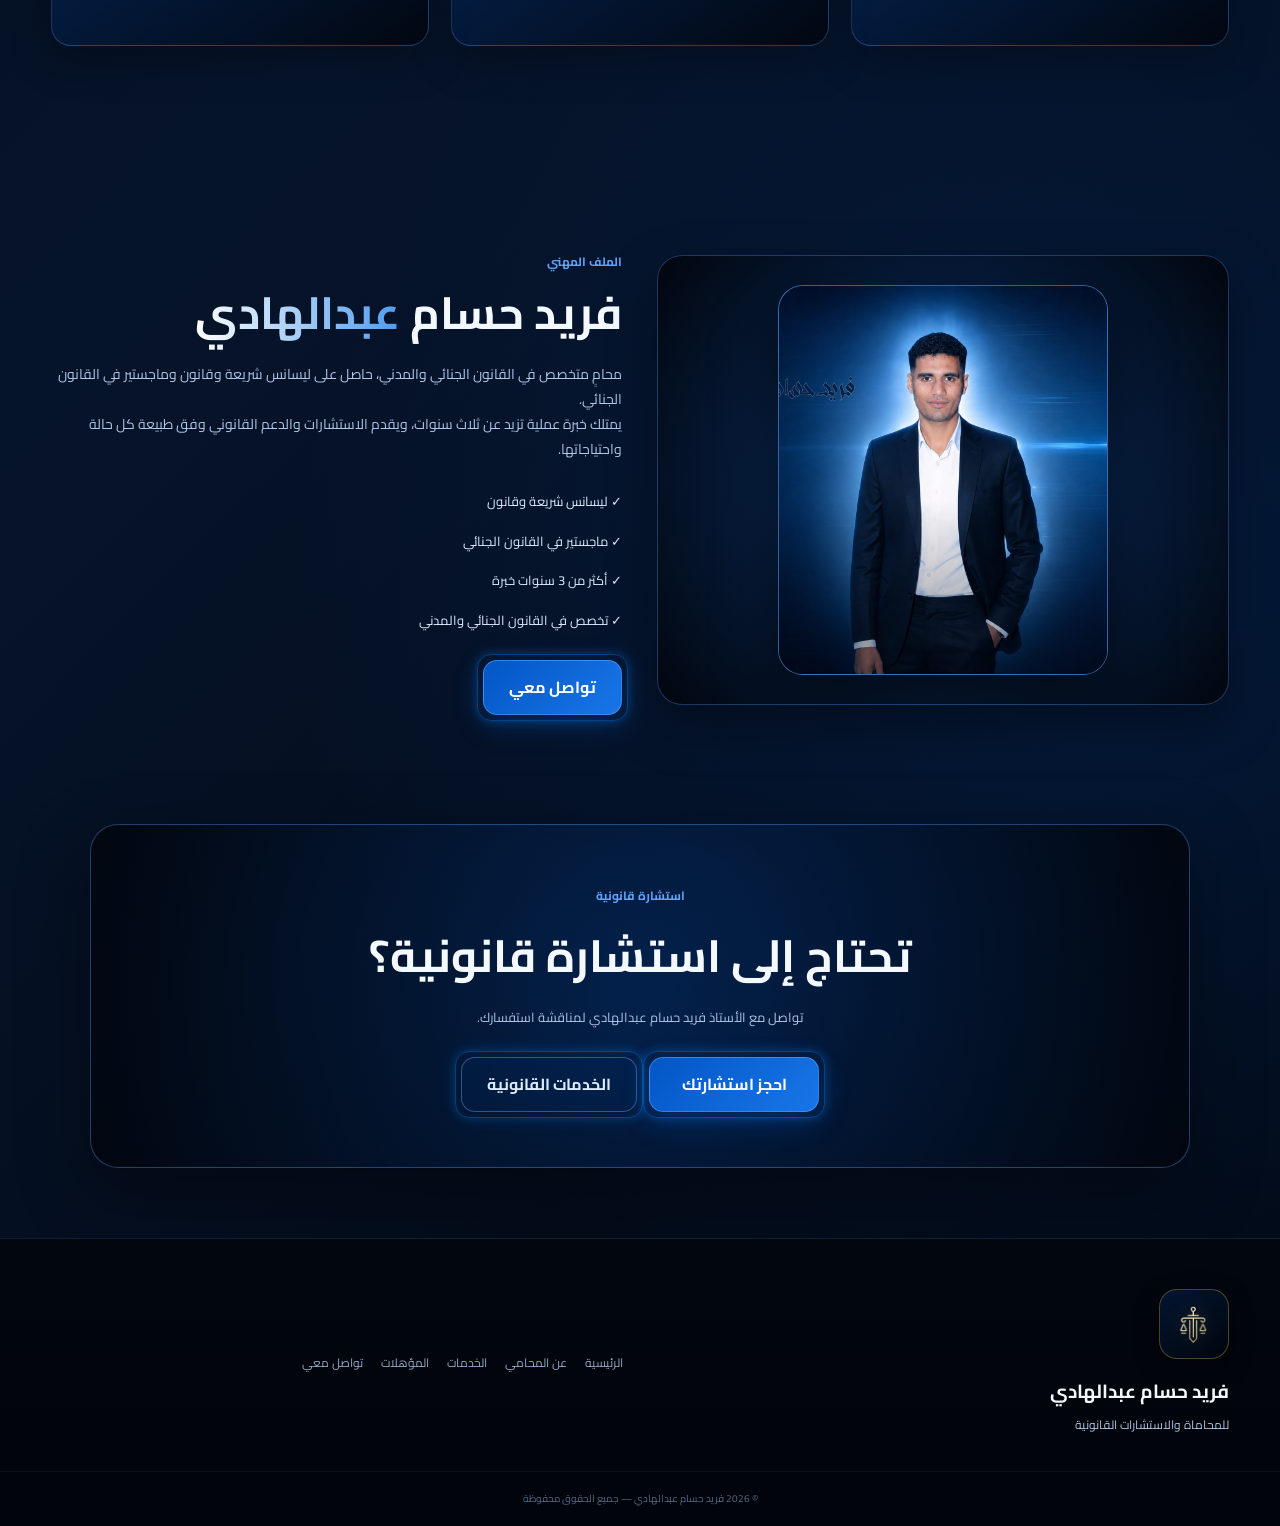
<file: qualifications.html>
<!DOCTYPE html>
<html lang="ar" dir="rtl">

<head>

    <meta charset="UTF-8">

    <meta name="viewport"
          content="width=device-width, initial-scale=1.0">

    <title>
        المؤهلات والخبرة | فريد حسام عبدالهادي
    </title>

    <meta name="description"
          content="تعرف على مؤهلات وخبرة الأستاذ فريد حسام عبدالهادي، حاصل على ليسانس شريعة وقانون وماجستير في القانون الجنائي، مع خبرة أكثر من ثلاث سنوات في المجال القانوني.">

    <meta name="author"
          content="فريد حسام عبدالهادي">

    <meta name="robots"
          content="index, follow, max-image-preview:large">

    <link rel="canonical"
          href="https://fareedoffice.netlify.app/qualifications.html">

    <meta http-equiv="content-language"
          content="ar-eg">

    <meta name="theme-color"
          content="#02060E">

    <!-- Open Graph -->

    <meta property="og:type"
          content="profile">

    <meta property="og:locale"
          content="ar_EG">

    <meta property="og:title"
          content="المؤهلات والخبرة | فريد حسام عبدالهادي">

    <meta property="og:description"
          content="المؤهلات العلمية والخبرة القانونية للأستاذ فريد حسام عبدالهادي.">

    <meta property="og:url"
          content="https://fareedoffice.netlify.app/qualifications.html">

    <meta property="og:site_name"
          content="فريد حسام عبدالهادي للمحاماة والاستشارات القانونية">

    <meta property="og:image"
          content="https://fareedoffice.netlify.app/logo.png">

    <!-- Twitter -->

    <meta name="twitter:card"
          content="summary_large_image">

    <meta name="twitter:title"
          content="المؤهلات والخبرة | فريد حسام عبدالهادي">

    <meta name="twitter:description"
          content="المؤهلات والخبرة القانونية للأستاذ فريد حسام عبدالهادي.">

    <meta name="twitter:image"
          content="https://fareedoffice.netlify.app/logo.png">

    <!-- Favicon -->

    <link rel="icon"
          type="image/png"
          href="logo.png">

    <link rel="apple-touch-icon"
          href="logo.png">

    <!-- Fonts -->

    <link rel="preconnect"
          href="https://fonts.googleapis.com">

    <link rel="preconnect"
          href="https://fonts.gstatic.com"
          crossorigin>

    <link href="https://fonts.googleapis.com/css2?family=Cairo:wght@400;500;600;700;800&family=Playfair+Display:wght@600;700;800&display=swap"
          rel="stylesheet">

    <link rel="stylesheet"
          href="style.css">

    <!-- Structured Data -->

    <script type="application/ld+json">

    {
      "@context": "https://schema.org",
      "@type": "Person",

      "name": "فريد حسام عبدالهادي",

      "url": "https://fareedoffice.netlify.app/qualifications.html",

      "image": "https://fareedoffice.netlify.app/logo.png",

      "jobTitle": "محامي",

      "description": "محامٍ متخصص في القانون الجنائي والمدني وحاصل على ماجستير في القانون الجنائي.",

      "knowsAbout": [
        "القانون الجنائي",
        "القانون المدني",
        "الاستشارات القانونية",
        "شريعة وقانون"
      ]
    }

    </script>

</head>


<body>


<!-- =====================================================
     HEADER
===================================================== -->

<header class="site-header">

    <div class="header-container">


        <!-- BRAND -->

        <a href="index.html"
           class="brand">

            <div class="brand-icon">

                <img src="logo.png"
                     alt="شعار فريد حسام عبدالهادي">

            </div>


            <div class="brand-info">

                <span class="brand-name">
                    فريد حسام عبدالهادي
                </span>

                <small>
                    للمحاماة والاستشارات القانونية
                </small>

            </div>

        </a>


        <!-- DESKTOP NAV -->

        <nav class="desktop-nav">

            <a href="index.html">
                الرئيسية
            </a>

            <a href="about.html">
                عن المحامي
            </a>

            <a href="services.html">
                الخدمات
            </a>

            <a href="qualifications.html">
                المؤهلات
            </a>

            <a href="contact.html">
                تواصل معي
            </a>

        </nav>


        <!-- MOBILE BUTTON -->

        <button class="menu-btn"
                id="menuBtn"
                aria-label="فتح القائمة">

            <span></span>
            <span></span>
            <span></span>

        </button>

    </div>

</header>



<!-- =====================================================
     MOBILE MENU
===================================================== -->

<div class="mobile-menu"
     id="mobileMenu">


    <button class="close-menu"
            id="closeMenu"
            aria-label="إغلاق القائمة">

        ×

    </button>


    <nav>

        <a href="index.html">
            الرئيسية
        </a>

        <a href="about.html">
            عن المحامي
        </a>

        <a href="services.html">
            الخدمات القانونية
        </a>

        <a href="criminal.html">
            القانون الجنائي
        </a>

        <a href="civil.html">
            القانون المدني
        </a>

        <a href="qualifications.html">
            المؤهلات والخبرة
        </a>

        <a href="contact.html">
            تواصل معي
        </a>

    </nav>

</div>



<!-- =====================================================
     PAGE HERO
===================================================== -->

<section class="hero page-hero">

    <div class="hero-overlay"></div>


    <div class="hero-content">


        <div class="hero-badge">

            🎓

            المؤهلات والخبرة

        </div>


        <h1>

            مؤهلات

            <br>

            <span>
                وخبرة قانونية
            </span>

        </h1>


        <p>

            تأهيل علمي متخصص وخبرة عملية
            في مجال القانون الجنائي والمدني.

        </p>

    </div>

</section>



<!-- =====================================================
     MAIN
===================================================== -->

<main>


<!-- =====================================================
     EDUCATION
===================================================== -->

<section class="section">


    <div class="section-heading">

        <span class="section-label">
            المؤهلات العلمية
        </span>


        <h2>

            التأهيل

            <span>
                الأكاديمي
            </span>

        </h2>


        <p>

            مؤهلات علمية في مجال الشريعة والقانون
            والتخصص في القانون الجنائي.

        </p>

    </div>



    <div class="why-grid">


        <!-- DEGREE -->

        <div class="why-card">

            <span>
                01
            </span>


            <div class="service-icon">
                ⚖️
            </div>


            <h3>
                ليسانس شريعة وقانون
            </h3>


            <p>

                حاصل على ليسانس شريعة وقانون،
                بما يوفر أساسًا علميًا في دراسة
                القواعد والمبادئ القانونية.

            </p>

        </div>



        <!-- MASTER -->

        <div class="why-card">

            <span>
                02
            </span>


            <div class="service-icon">
                🎓
            </div>


            <h3>
                ماجستير في القانون الجنائي
            </h3>


            <p>

                حاصل على درجة الماجستير
                في القانون الجنائي، مع تخصص
                أكاديمي في المجال الجنائي.

            </p>

        </div>


    </div>

</section>



<!-- =====================================================
     EXPERIENCE
===================================================== -->

<section class="section services">


    <div class="section-heading">


        <span class="section-label">
            الخبرة المهنية
        </span>


        <h2>

            أكثر من

            <span>
                3 سنوات خبرة
            </span>

        </h2>


        <p>

            خبرة عملية في المجال القانوني
            مع التركيز على القانون الجنائي والمدني.

        </p>

    </div>



    <div class="services-grid">


        <article class="service-card">


            <div class="service-icon">
                ⚖️
            </div>


            <h3>
                القانون الجنائي
            </h3>


            <p>

                تخصص ومتابعة للمسائل والقضايا
                المتعلقة بالقانون الجنائي.

            </p>


            <a href="criminal.html">

                تفاصيل التخصص ←

            </a>

        </article>



        <article class="service-card">


            <div class="service-icon">
                🏛️
            </div>


            <h3>
                القانون المدني
            </h3>


            <p>

                تقديم الاستشارات والدعم القانوني
                في المسائل والمنازعات المدنية.

            </p>


            <a href="civil.html">

                تفاصيل التخصص ←

            </a>

        </article>



        <article class="service-card">


            <div class="service-icon">
                📜
            </div>


            <h3>
                الاستشارات القانونية
            </h3>


            <p>

                دراسة الموقف القانوني وتوضيح
                الخيارات والإجراءات المناسبة.

            </p>


            <a href="contact.html">

                احجز استشارة ←

            </a>

        </article>


    </div>

</section>



<!-- =====================================================
     PROFESSIONAL PROFILE
===================================================== -->

<section class="section">


    <div class="about-content">


        <!-- PHOTO -->

        <div class="about-image">

            <div class="lawyer-photo">

                <img src="lawyer.jpg"
                     alt="الأستاذ فريد حسام عبدالهادي">

            </div>

        </div>



        <!-- PROFILE -->

        <div class="about-text">


            <span class="section-label">

                الملف المهني

            </span>


            <h2>

                فريد حسام

                <span>
                    عبدالهادي
                </span>

            </h2>


            <p>

                محامٍ متخصص في القانون الجنائي والمدني،
                حاصل على ليسانس شريعة وقانون وماجستير
                في القانون الجنائي.

            </p>


            <p>

                يمتلك خبرة عملية تزيد عن ثلاث سنوات،
                ويقدم الاستشارات والدعم القانوني وفق
                طبيعة كل حالة واحتياجاتها.

            </p>


            <ul class="about-list">

                <li>
                    ✓ ليسانس شريعة وقانون
                </li>

                <li>
                    ✓ ماجستير في القانون الجنائي
                </li>

                <li>
                    ✓ أكثر من 3 سنوات خبرة
                </li>

                <li>
                    ✓ تخصص في القانون الجنائي والمدني
                </li>

            </ul>


            <a href="contact.html"
               class="btn btn-primary">

                تواصل معي

            </a>

        </div>

    </div>

</section>



<!-- =====================================================
     CTA
===================================================== -->

<section class="cta">


    <div class="cta-content">


        <span class="section-label">
            استشارة قانونية
        </span>


        <h2>
            تحتاج إلى استشارة قانونية؟
        </h2>


        <p>

            تواصل مع الأستاذ فريد حسام عبدالهادي
            لمناقشة استفسارك.

        </p>


        <div class="cta-buttons">


            <a href="contact.html"
               class="btn btn-primary">

                احجز استشارتك

            </a>


            <a href="services.html"
               class="btn btn-outline">

                الخدمات القانونية

            </a>

        </div>

    </div>

</section>


</main>



<!-- =====================================================
     FOOTER
===================================================== -->

<footer class="footer">


    <div class="footer-content">


        <div class="footer-brand">


            <div class="brand-icon">

                <img src="logo.png"
                     alt="شعار المكتب">

            </div>


            <h3>
                فريد حسام عبدالهادي
            </h3>


            <p>
                للمحاماة والاستشارات القانونية
            </p>

        </div>



        <div class="footer-links">


            <a href="index.html">
                الرئيسية
            </a>


            <a href="about.html">
                عن المحامي
            </a>


            <a href="services.html">
                الخدمات
            </a>


            <a href="qualifications.html">
                المؤهلات
            </a>


            <a href="contact.html">
                تواصل معي
            </a>

        </div>

    </div>



    <div class="footer-bottom">

        © 2026 فريد حسام عبدالهادي
        — جميع الحقوق محفوظة

    </div>

</footer>



<script src="script.js"></script>

</body>

</html>
</file>
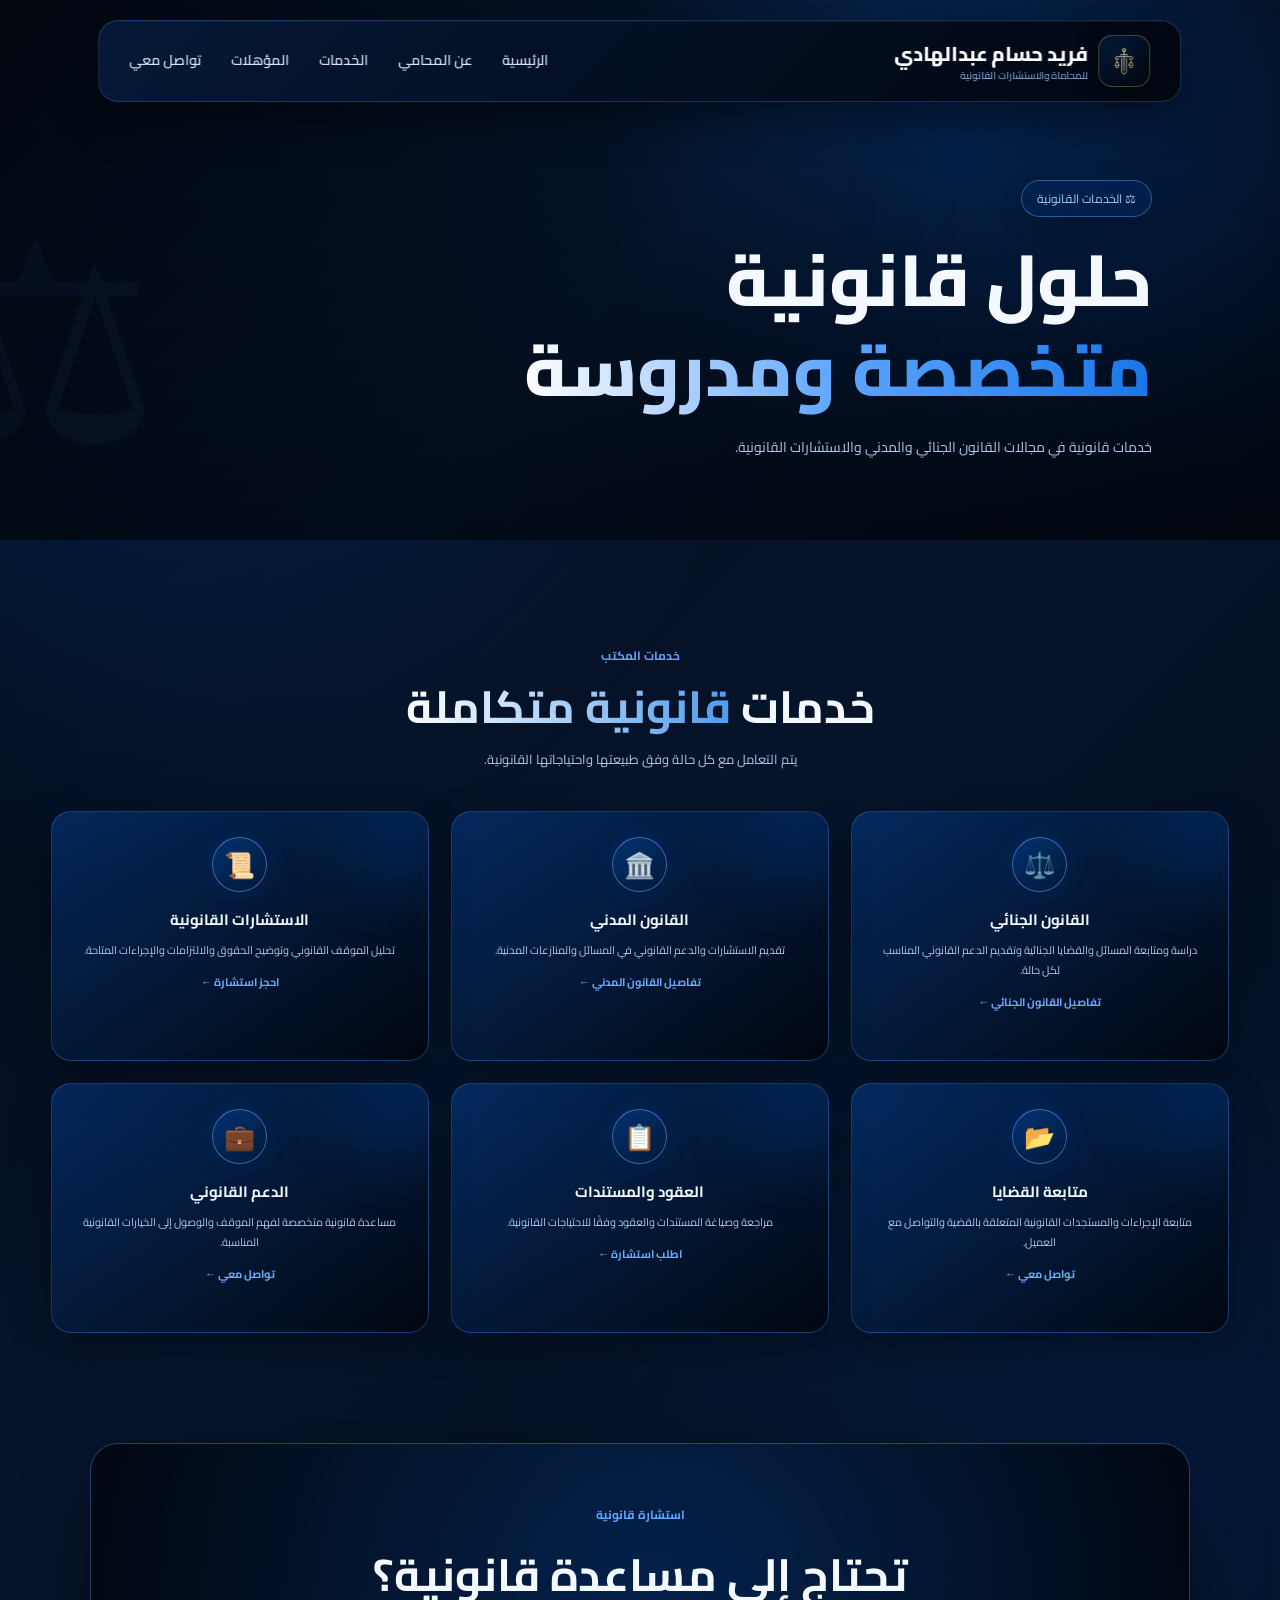
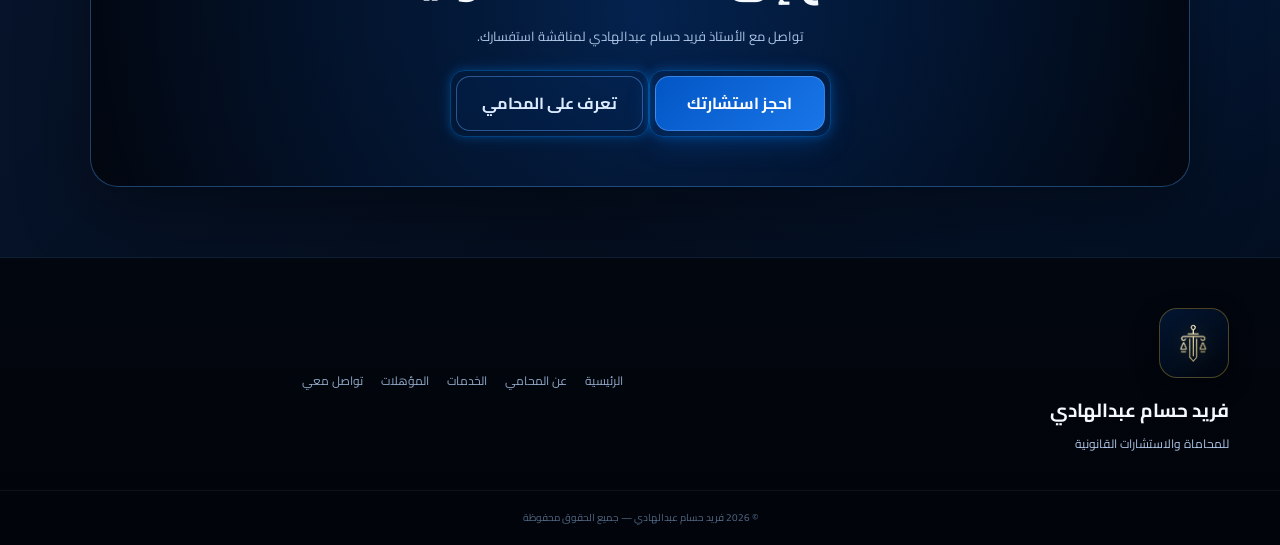
<file: services.html>
<!DOCTYPE html>
<html lang="ar" dir="rtl">

<head>

    <meta charset="UTF-8">

    <meta name="viewport"
          content="width=device-width, initial-scale=1.0">

    <title>
        الخدمات القانونية | فريد حسام عبدالهادي
    </title>

    <meta name="description"
          content="تعرف على الخدمات والاستشارات القانونية التي يقدمها الأستاذ فريد حسام عبدالهادي في مجالات القانون الجنائي والقانون المدني والاستشارات القانونية.">

    <meta name="author"
          content="فريد حسام عبدالهادي">

    <meta name="robots"
          content="index, follow, max-image-preview:large">

    <link rel="canonical"
          href="https://fareedoffice.netlify.app/services.html">

    <meta http-equiv="content-language"
          content="ar-eg">

    <meta name="theme-color"
          content="#02060E">

    <!-- Open Graph -->

    <meta property="og:type"
          content="website">

    <meta property="og:locale"
          content="ar_EG">

    <meta property="og:title"
          content="الخدمات القانونية | فريد حسام عبدالهادي">

    <meta property="og:description"
          content="الخدمات والاستشارات القانونية في مجالات القانون الجنائي والمدني.">

    <meta property="og:url"
          content="https://fareedoffice.netlify.app/services.html">

    <meta property="og:site_name"
          content="فريد حسام عبدالهادي للمحاماة والاستشارات القانونية">

    <meta property="og:image"
          content="https://fareedoffice.netlify.app/logo.png">

    <!-- Twitter -->

    <meta name="twitter:card"
          content="summary_large_image">

    <meta name="twitter:title"
          content="الخدمات القانونية | فريد حسام عبدالهادي">

    <meta name="twitter:description"
          content="خدمات واستشارات قانونية متخصصة في القانون الجنائي والمدني.">

    <meta name="twitter:image"
          content="https://fareedoffice.netlify.app/logo.png">

    <!-- Favicon -->

    <link rel="icon"
          type="image/png"
          href="logo.png">

    <link rel="apple-touch-icon"
          href="logo.png">

    <!-- Fonts -->

    <link rel="preconnect"
          href="https://fonts.googleapis.com">

    <link rel="preconnect"
          href="https://fonts.gstatic.com"
          crossorigin>

    <link href="https://fonts.googleapis.com/css2?family=Cairo:wght@400;500;600;700;800&family=Playfair+Display:wght@600;700;800&display=swap"
          rel="stylesheet">

    <link rel="stylesheet"
          href="style.css">

    <!-- Structured Data -->

    <script type="application/ld+json">

    {
      "@context": "https://schema.org",
      "@type": "LegalService",

      "name": "فريد حسام عبدالهادي للمحاماة والاستشارات القانونية",

      "url": "https://fareedoffice.netlify.app/services.html",

      "logo": "https://fareedoffice.netlify.app/logo.png",

      "provider": {
        "@type": "Person",
        "name": "فريد حسام عبدالهادي"
      },

      "serviceType": [
        "استشارات قانونية",
        "القانون الجنائي",
        "القانون المدني"
      ],

      "areaServed": {
        "@type": "Country",
        "name": "Egypt"
      }
    }

    </script>

</head>


<body>


<!-- =====================================================
     HEADER
===================================================== -->

<header class="site-header">

    <div class="header-container">


        <a href="index.html"
           class="brand">

            <div class="brand-icon">

                <img src="logo.png"
                     alt="شعار فريد حسام عبدالهادي">

            </div>


            <div class="brand-info">

                <span class="brand-name">
                    فريد حسام عبدالهادي
                </span>

                <small>
                    للمحاماة والاستشارات القانونية
                </small>

            </div>

        </a>


        <nav class="desktop-nav">

            <a href="index.html">
                الرئيسية
            </a>

            <a href="about.html">
                عن المحامي
            </a>

            <a href="services.html">
                الخدمات
            </a>

            <a href="qualifications.html">
                المؤهلات
            </a>

            <a href="contact.html">
                تواصل معي
            </a>

        </nav>


        <button class="menu-btn"
                id="menuBtn"
                aria-label="فتح القائمة">

            <span></span>
            <span></span>
            <span></span>

        </button>

    </div>

</header>



<!-- =====================================================
     MOBILE MENU
===================================================== -->

<div class="mobile-menu"
     id="mobileMenu">


    <button class="close-menu"
            id="closeMenu">

        ×

    </button>


    <nav>

        <a href="index.html">
            الرئيسية
        </a>

        <a href="about.html">
            عن المحامي
        </a>

        <a href="services.html">
            الخدمات القانونية
        </a>

        <a href="criminal.html">
            القانون الجنائي
        </a>

        <a href="civil.html">
            القانون المدني
        </a>

        <a href="qualifications.html">
            المؤهلات والخبرة
        </a>

        <a href="contact.html">
            تواصل معي
        </a>

    </nav>

</div>



<!-- =====================================================
     PAGE HERO
===================================================== -->

<section class="hero page-hero">


    <div class="hero-overlay"></div>


    <div class="hero-content">


        <div class="hero-badge">

            ⚖

            الخدمات القانونية

        </div>


        <h1>

            حلول قانونية

            <br>

            <span>
                متخصصة ومدروسة
            </span>

        </h1>


        <p>

            خدمات قانونية في مجالات القانون الجنائي
            والمدني والاستشارات القانونية.

        </p>

    </div>

</section>



<!-- =====================================================
     SERVICES
===================================================== -->

<main>


<section class="section services">


    <div class="section-heading">

        <span class="section-label">
            خدمات المكتب
        </span>


        <h2>

            خدمات

            <span>
                قانونية متكاملة
            </span>

        </h2>


        <p>

            يتم التعامل مع كل حالة وفق طبيعتها
            واحتياجاتها القانونية.

        </p>

    </div>



    <div class="services-grid">


        <!-- CRIMINAL -->

        <article class="service-card">

            <div class="service-icon">
                ⚖️
            </div>


            <h3>
                القانون الجنائي
            </h3>


            <p>

                دراسة ومتابعة المسائل والقضايا الجنائية
                وتقديم الدعم القانوني المناسب لكل حالة.

            </p>


            <a href="criminal.html">

                تفاصيل القانون الجنائي ←

            </a>

        </article>



        <!-- CIVIL -->

        <article class="service-card">

            <div class="service-icon">
                🏛️
            </div>


            <h3>
                القانون المدني
            </h3>


            <p>

                تقديم الاستشارات والدعم القانوني
                في المسائل والمنازعات المدنية.

            </p>


            <a href="civil.html">

                تفاصيل القانون المدني ←

            </a>

        </article>



        <!-- CONSULTATION -->

        <article class="service-card">

            <div class="service-icon">
                📜
            </div>


            <h3>
                الاستشارات القانونية
            </h3>


            <p>

                تحليل الموقف القانوني وتوضيح الحقوق
                والالتزامات والإجراءات المتاحة.

            </p>


            <a href="contact.html">

                احجز استشارة ←

            </a>

        </article>



        <!-- CASE FOLLOW UP -->

        <article class="service-card">

            <div class="service-icon">
                📂
            </div>


            <h3>
                متابعة القضايا
            </h3>


            <p>

                متابعة الإجراءات والمستجدات القانونية
                المتعلقة بالقضية والتواصل مع العميل.

            </p>


            <a href="contact.html">

                تواصل معي ←

            </a>

        </article>



        <!-- CONTRACTS -->

        <article class="service-card">

            <div class="service-icon">
                📋
            </div>


            <h3>
                العقود والمستندات
            </h3>


            <p>

                مراجعة وصياغة المستندات والعقود
                وفقًا للاحتياجات القانونية.

            </p>


            <a href="contact.html">

                اطلب استشارة ←

            </a>

        </article>



        <!-- LEGAL SUPPORT -->

        <article class="service-card">

            <div class="service-icon">
                💼
            </div>


            <h3>
                الدعم القانوني
            </h3>


            <p>

                مساعدة قانونية متخصصة لفهم الموقف
                والوصول إلى الخيارات القانونية المناسبة.

            </p>


            <a href="contact.html">

                تواصل معي ←

            </a>

        </article>


    </div>

</section>



<!-- =====================================================
     CTA
===================================================== -->

<section class="cta">


    <div class="cta-content">


        <span class="section-label">
            استشارة قانونية
        </span>


        <h2>
            تحتاج إلى مساعدة قانونية؟
        </h2>


        <p>

            تواصل مع الأستاذ فريد حسام عبدالهادي
            لمناقشة استفسارك.

        </p>


        <div class="cta-buttons">


            <a href="contact.html"
               class="btn btn-primary">

                احجز استشارتك

            </a>


            <a href="about.html"
               class="btn btn-outline">

                تعرف على المحامي

            </a>

        </div>


    </div>

</section>


</main>



<!-- =====================================================
     FOOTER
===================================================== -->

<footer class="footer">


    <div class="footer-content">


        <div class="footer-brand">

            <div class="brand-icon">

                <img src="logo.png"
                     alt="شعار المكتب">

            </div>


            <h3>
                فريد حسام عبدالهادي
            </h3>


            <p>
                للمحاماة والاستشارات القانونية
            </p>

        </div>


        <div class="footer-links">

            <a href="index.html">
                الرئيسية
            </a>

            <a href="about.html">
                عن المحامي
            </a>

            <a href="services.html">
                الخدمات
            </a>

            <a href="qualifications.html">
                المؤهلات
            </a>

            <a href="contact.html">
                تواصل معي
            </a>

        </div>

    </div>


    <div class="footer-bottom">

        © 2026 فريد حسام عبدالهادي
        — جميع الحقوق محفوظة

    </div>

</footer>



<script src="script.js"></script>

</body>

</html>
</file>
<file: style.css>
/* =====================================================
   LAW OFFICE WEBSITE
   MIDNIGHT BLUE PREMIUM DESIGN
   MOBILE FIRST
===================================================== */


/* =====================================================
   ROOT COLORS
===================================================== */

:root {

    /* Main Colors */
    --primary: #0356C5;
    --primary-light: #1976E8;
    --primary-bright: #2F82F7;

    /* Background */
    --dark: #02060E;
    --dark-2: #06142B;
    --dark-3: #0B2145;

    /* Blue Shades */
    --blue-deep: #03102A;
    --blue-dark: #061A38;
    --blue-card: #082A59;
    --blue-light: #0D4FA8;

    /* Text */
    --white: #FFFFFF;
    --text: #F4F8FF;
    --muted: #AFC7E8;
    --muted-2: #7894B8;

    /* Borders */
    --border: rgba(70, 135, 220, .30);
    --border-light: rgba(92, 160, 245, .45);

    /* Cards */
    --card: rgba(3, 86, 197, .10);
    --card-hover: rgba(3, 86, 197, .20);

    /* Other */
    --radius: 22px;
    --transition: .35s ease;

}


/* =====================================================
   RESET
===================================================== */

* {

    margin: 0;
    padding: 0;

    box-sizing: border-box;

}


html {

    scroll-behavior: smooth;

}


body {

    font-family: "Cairo", sans-serif;

    background:

        radial-gradient(
            circle at 10% 10%,
            rgba(3, 86, 197, .30),
            transparent 30%
        ),

        radial-gradient(
            circle at 90% 70%,
            rgba(3, 86, 197, .18),
            transparent 35%
        ),

        linear-gradient(
            135deg,
            #02060E 0%,
            #06142B 45%,
            #02060E 100%
        );

    color: var(--text);

    line-height: 1.8;

    overflow-x: hidden;

    min-height: 100vh;

}


body::before {

    content: "";

    position: fixed;

    inset: 0;

    pointer-events: none;

    z-index: -1;

    background:

        radial-gradient(
            circle at 50% 0%,
            rgba(3, 86, 197, .08),
            transparent 40%
        );

}


a {

    text-decoration: none;

    color: inherit;

}


button,
input,
textarea {

    font-family: inherit;

}


img {

    max-width: 100%;

    display: block;

}


/* =====================================================
   SELECTION
===================================================== */

::selection {

    background: var(--primary);

    color: white;

}


/* =====================================================
   CONTAINER
===================================================== */

.header-container,
.section,
.footer-content {

    width: 92%;

    max-width: 1200px;

    margin: auto;

}


/* =====================================================
   HEADER
===================================================== */

.site-header {

    position: fixed;

    top: 12px;

    left: 50%;

    transform: translateX(-50%);

    width: 94%;

    z-index: 999;

}


.header-container {

    min-height: 70px;

    display: flex;

    align-items: center;

    justify-content: space-between;

    padding: 8px 14px;

    background:

        linear-gradient(
            135deg,
            rgba(6, 26, 56, .95),
            rgba(2, 6, 14, .94)
        );

    backdrop-filter: blur(18px);

    border: 1px solid var(--border);

    border-radius: 20px;

    box-shadow:

        0 15px 45px rgba(0, 0, 0, .45),

        inset 0 1px 0
        rgba(255, 255, 255, .04);

    transition: var(--transition);

}


.site-header.scrolled .header-container {

    background:

        linear-gradient(
            135deg,
            rgba(3, 25, 58, .98),
            rgba(2, 6, 14, .98)
        );

    border-color: var(--border-light);

    box-shadow:

        0 18px 50px rgba(0, 0, 0, .60);

}


/* =====================================================
   BRAND
===================================================== */

.brand {

    display: flex;

    align-items: center;

    gap: 10px;

}


.brand-icon {

    width: 46px;

    height: 46px;

    display: flex;

    align-items: center;

    justify-content: center;

    border-radius: 50%;

    border: 1px solid rgba(73, 145, 235, .55);

    background:

        linear-gradient(
            145deg,
            rgba(3, 86, 197, .35),
            rgba(3, 20, 45, .80)
        );

    color: #8FC2FF;

    font-size: 23px;

    box-shadow:

        0 0 25px rgba(3, 86, 197, .18);

}


.brand-name {

    display: block;

    font-size: 16px;

    font-weight: 800;

    color: var(--white);

}


.brand-info {

    display: flex;

    flex-direction: column;

    line-height: 1.3;

}


.brand-info small {

    font-size: 8px;

    color: #8FB8E8;

    margin-top: 2px;

}


/* =====================================================
   DESKTOP NAV
===================================================== */

.desktop-nav {

    display: none;

}


.desktop-nav a {

    position: relative;

    font-size: 14px;

    font-weight: 600;

    color: #D7E6FA;

    transition: var(--transition);

}


.desktop-nav a::after {

    content: "";

    position: absolute;

    bottom: -8px;

    right: 0;

    width: 0;

    height: 2px;

    background:

        linear-gradient(
            90deg,
            #0356C5,
            #5EA5FF
        );

    transition: var(--transition);

}


.desktop-nav a:hover {

    color: #5EA5FF;

}


.desktop-nav a:hover::after {

    width: 100%;

}


/* =====================================================
   LUXURY MOBILE MENU
   PREMIUM LAW OFFICE
===================================================== */


/* ================================
   MENU BUTTON
================================ */

.menu-btn {

    position: relative;

    width: 54px;
    height: 42px;

    display: flex;

    align-items: center;
    justify-content: center;

    flex-direction: column;

    gap: 6px;

    padding: 0;

    border: none;

    border-radius: 12px;

    background: transparent;

    cursor: pointer;

    z-index: 3100;

}


/* إطار الزر */

.menu-btn::before {

    content: "";

    position: absolute;

    inset: 0;

    border: 1px solid rgba(201,164,92,.28);

    border-radius: 12px;

    background:
        linear-gradient(
            135deg,
            rgba(255,255,255,.035),
            rgba(3,86,197,.08)
        );

    transition: .4s ease;

}


/* الخطوط */

.menu-btn span {

    position: relative;

    z-index: 2;

    width: 22px;

    height: 1.5px;

    display: block;

    background: #ffffff;

    border-radius: 10px;

    transition: .45s cubic-bezier(.77,0,.18,1);

}


/* الخط الأول */

.menu-btn span:nth-child(1) {

    transform:
        translateX(3px);

    width: 18px;

}


/* الخط الثاني */

.menu-btn span:nth-child(2) {

    width: 23px;

}


/* الخط الثالث */

.menu-btn span:nth-child(3) {

    transform:
        translateX(-3px);

    width: 18px;

}


/* Hover */

.menu-btn:hover::before {

    border-color:
        rgba(201,164,92,.65);

    box-shadow:
        0 0 25px rgba(201,164,92,.08);

}


.menu-btn:hover span {

    background: #e3c47b;

}


/* ================================
   MENU OPEN STATE
================================ */

.menu-btn.active span:nth-child(1) {

    width: 23px;

    transform:
        translateY(7.5px)
        rotate(45deg);

}


.menu-btn.active span:nth-child(2) {

    opacity: 0;

    transform:
        translateX(15px);

}


.menu-btn.active span:nth-child(3) {

    width: 23px;

    transform:
        translateY(-7.5px)
        rotate(-45deg);

}


/* =====================================================
   MENU PANEL
===================================================== */

.mobile-menu {

    position: fixed;

    top: 0;
    right: 0;

    width: min(88%, 430px);

    height: 100vh;

    z-index: 3000;

    padding:
        110px 28px 35px;

    overflow-y: auto;

    background:

        radial-gradient(
            circle at 90% 10%,
            rgba(3,86,197,.18),
            transparent 32%
        ),

        radial-gradient(
            circle at 20% 80%,
            rgba(201,164,92,.06),
            transparent 30%
        ),

        rgba(2,7,17,.97);

    backdrop-filter:
        blur(30px);

    -webkit-backdrop-filter:
        blur(30px);

    border-left:
        1px solid rgba(201,164,92,.18);

    transform:
        translateX(105%);

    visibility: hidden;

    opacity: 0;

    transition:

        transform
        .65s cubic-bezier(.77,0,.18,1),

        opacity
        .4s ease,

        visibility
        .65s ease;

}


/* خط ذهبي جانبي */

.mobile-menu::after {

    content: "";

    position: absolute;

    top: 0;
    right: 0;

    width: 2px;
    height: 0;

    background:
        linear-gradient(
            180deg,
            transparent,
            #1976e8 25%,
            #e3c47b 70%,
            transparent
        );

    transition:
        height 1s ease .3s;

}


.mobile-menu.active {

    transform:
        translateX(0);

    visibility: visible;

    opacity: 1;

}


.mobile-menu.active::after {

    height: 100%;

}


/* =====================================================
   BACKGROUND SCALE
===================================================== */

.mobile-menu::before {

    content: "⚖";

    position: absolute;

    left: -75px;
    bottom: -60px;

    font-family: serif;

    font-size: 300px;

    line-height: 1;

    color:
        rgba(255,255,255,.015);

    transform:
        rotate(-10deg);

    pointer-events: none;

}


/* =====================================================
   CLOSE BUTTON
===================================================== */

.close-menu {

    position: absolute;

    top: 22px;
    left: 22px;

    width: 43px;
    height: 43px;

    display: grid;

    place-items: center;

    border-radius: 50%;

    border:
        1px solid rgba(201,164,92,.22);

    background:
        rgba(255,255,255,.025);

    color: #ffffff;

    font-size: 25px;

    font-weight: 300;

    line-height: 1;

    transition: .4s ease;

}


.close-menu:hover {

    color: #e3c47b;

    border-color:
        rgba(201,164,92,.65);

    transform:
        rotate(90deg);

}


/* =====================================================
   MENU HEADER
===================================================== */

.mobile-menu nav {

    position: relative;

    z-index: 5;

    display: flex;

    flex-direction: column;

    gap: 4px;

}


/* =====================================================
   LINKS
===================================================== */

.mobile-menu nav a {

    position: relative;

    min-height: 66px;

    display: flex;

    align-items: center;

    padding:
        0 18px 0 12px;

    color: #8ea7c9;

    border-bottom:
        1px solid rgba(255,255,255,.055);

    font-size: 15px;

    font-weight: 700;

    overflow: hidden;

    transform:
        translateX(35px);

    opacity: 0;

    transition:

        transform
        .55s cubic-bezier(.77,0,.18,1),

        opacity
        .45s ease,

        color
        .3s ease;

}


/* رقم القسم */

.mobile-menu nav a::before {

    content: "";

    width: 28px;

    margin-left: 14px;

    color: #536985;

    font-family:
        "Playfair Display",
        serif;

    font-size: 11px;

    font-weight: 600;

}


.mobile-menu nav a:nth-child(1)::before {
    content: "01";
}

.mobile-menu nav a:nth-child(2)::before {
    content: "02";
}

.mobile-menu nav a:nth-child(3)::before {
    content: "03";
}

.mobile-menu nav a:nth-child(4)::before {
    content: "04";
}

.mobile-menu nav a:nth-child(5)::before {
    content: "05";
}

.mobile-menu nav a:nth-child(6)::before {
    content: "06";
}

.mobile-menu nav a:nth-child(7)::before {
    content: "07";
}


/* الخط الأزرق */

.mobile-menu nav a span {

    position: absolute;

    right: 0;
    top: 50%;

    width: 0;
    height: 1px;

    background:
        linear-gradient(
            90deg,
            #1976e8,
            #e3c47b
        );

    transition:
        width .4s ease;

}


/* =====================================================
   OPEN ANIMATION
===================================================== */

.mobile-menu.active nav a {

    transform:
        translateX(0);

    opacity: 1;

}


.mobile-menu.active nav a:nth-child(1) {
    transition-delay: .12s;
}

.mobile-menu.active nav a:nth-child(2) {
    transition-delay: .18s;
}

.mobile-menu.active nav a:nth-child(3) {
    transition-delay: .24s;
}

.mobile-menu.active nav a:nth-child(4) {
    transition-delay: .30s;
}

.mobile-menu.active nav a:nth-child(5) {
    transition-delay: .36s;
}

.mobile-menu.active nav a:nth-child(6) {
    transition-delay: .42s;
}

.mobile-menu.active nav a:nth-child(7) {
    transition-delay: .48s;
}


/* =====================================================
   HOVER
===================================================== */

.mobile-menu nav a:hover {

    color: #ffffff;

    padding-right: 25px;

}


.mobile-menu nav a:hover::before {

    color:
        #e3c47b;

}


.mobile-menu nav a:hover span {

    width: 35px;

}


/* =====================================================
   ACTIVE LINK
===================================================== */

.mobile-menu nav a.active {

    color: #ffffff;

}


.mobile-menu nav a.active::before {

    color:
        #e3c47b;

}


/* =====================================================
   MOBILE MENU FOOTER
===================================================== */

.mobile-menu nav::after {

    content:
        "فريد حسام عبدالهادي  •  للمحاماة والاستشارات القانونية";

    display: block;

    margin-top: 35px;

    padding-top: 20px;

    border-top:
        1px solid rgba(201,164,92,.12);

    color: #536985;

    font-size: 9px;

    line-height: 2;

}


/* =====================================================
   DESKTOP
===================================================== */

@media (min-width: 900px) {

    .menu-btn,
    .mobile-menu {

        display: none;

    }

}

/* =====================================================
   HERO
===================================================== */

.hero {

    min-height: 100vh;

    position: relative;

    display: flex;

    align-items: center;

    justify-content: center;

    text-align: center;

    padding:

        130px 20px
        70px;

    overflow: hidden;

    background:

        radial-gradient(
            circle at 75% 30%,
            rgba(3, 86, 197, .35),
            transparent 35%
        ),

        linear-gradient(
            135deg,
            #02060E,
            #061A38 50%,
            #02060E
        );

}


.hero::before {

    content: "";

    position: absolute;

    width: 420px;

    height: 420px;

    border-radius: 50%;

    background:

        rgba(3, 86, 197, .18);

    filter: blur(90px);

    top: 5%;

    right: -160px;

}


.hero::after {

    content: "⚖";

    position: absolute;

    font-family: serif;

    font-size: 280px;

    color:

        rgba(65, 135, 220, .045);

    left: -90px;

    bottom: -60px;

}


.hero-overlay {

    position: absolute;

    inset: 0;

    background:

        linear-gradient(
            180deg,
            rgba(2, 6, 14, .20),
            rgba(2, 6, 14, .72)
        );

}


.hero-content {

    position: relative;

    z-index: 2;

    max-width: 720px;

    animation:

        heroAppear 1s ease both;

}


.hero-badge {

    display: inline-flex;

    align-items: center;

    gap: 8px;

    padding: 7px 15px;

    margin-bottom: 18px;

    border: 1px solid var(--border-light);

    border-radius: 50px;

    background:

        rgba(3, 86, 197, .12);

    color: #A5CAFA;

    font-size: 12px;

    box-shadow:

        0 8px 25px rgba(0, 0, 0, .18);

}


.hero h1 {

    font-size:

        clamp(34px, 10vw, 72px);

    line-height: 1.25;

    font-weight: 800;

    margin-bottom: 20px;

}


.hero h1 span {

    background:

        linear-gradient(
            90deg,
            #FFFFFF,
            #5EA5FF,
            #1976E8
        );

    -webkit-background-clip: text;

    background-clip: text;

    color: transparent;

}


.hero-content > p {

    color: var(--muted);

    font-size: 14px;

    max-width: 600px;

    margin: auto;

}


/* =====================================================
   BUTTONS
===================================================== */

.hero-buttons,
.cta-buttons {

    display: flex;

    flex-direction: column;

    gap: 12px;

    margin-top: 28px;

}


.btn {

    min-height: 50px;

    padding: 12px 25px;

    display: inline-flex;

    align-items: center;

    justify-content: center;

    border-radius: 14px;

    font-weight: 700;

    transition: var(--transition);

    cursor: pointer;

}


.btn-primary {

    background:

        linear-gradient(
            135deg,
            #0356C5,
            #1976E8
        );

    color: #FFFFFF;

    border: 1px solid
        rgba(115, 175, 255, .45);

    box-shadow:

        0 10px 30px
        rgba(3, 86, 197, .30);

}


.btn-primary:hover {

    transform: translateY(-3px);

    background:

        linear-gradient(
            135deg,
            #0B64D8,
            #2B87F5
        );

    box-shadow:

        0 15px 35px
        rgba(3, 86, 197, .40);

}


.btn-outline {

    border:

        1px solid
        rgba(92, 160, 245, .45);

    background:

        rgba(3, 86, 197, .07);

    color: #DDEBFF;

}


.btn-outline:hover {

    border-color: #4E9BEE;

    background:

        rgba(3, 86, 197, .16);

    color: #FFFFFF;

}


.btn-whatsapp {

    background:

        rgba(3, 86, 197, .10);

    border:

        1px solid
        rgba(70, 150, 235, .35);

    color: #A8CFFF;

}


/* =====================================================
   HERO STATS
===================================================== */

.hero-stats {

    display: grid;

    grid-template-columns:
        repeat(3, 1fr);

    gap: 7px;

    margin-top: 35px;

}


.stat {

    padding: 12px 5px;

    border-left:

        1px solid
        rgba(70, 135, 220, .20);

}


.stat:last-child {

    border-left: 0;

}


.stat strong {

    display: block;

    color: #5EA5FF;

    font-size: 20px;

}


.stat span {

    display: block;

    color: #8EAACD;

    font-size: 9px;

}


/* =====================================================
   SECTIONS
===================================================== */

.section {

    padding-top: 75px;

    padding-bottom: 75px;

}


.section-heading {

    text-align: center;

    margin-bottom: 40px;

}


.section-label {

    display: inline-block;

    color: #5EA5FF;

    font-size: 12px;

    font-weight: 700;

    margin-bottom: 8px;

}


.section-heading h2,
.about-text h2 {

    font-size:

        clamp(27px, 7vw, 45px);

    line-height: 1.4;

}


.section-heading h2 span,
.about-text h2 span {

    background:

        linear-gradient(
            90deg,
            #FFFFFF,
            #4E9BEE
        );

    -webkit-background-clip: text;

    background-clip: text;

    color: transparent;

}


.section-heading p {

    color: var(--muted);

    font-size: 13px;

    max-width: 600px;

    margin: 10px auto 0;

}


/* =====================================================
   SERVICES
===================================================== */

.services {

    position: relative;

}


.services-grid {

    display: grid;

    grid-template-columns:
        1fr 1fr;

    gap: 12px;

}


.service-card {

    position: relative;

    padding: 22px 14px;

    min-height: 220px;

    background:

        linear-gradient(
            145deg,
            rgba(3, 86, 197, .34),
            rgba(2, 6, 14, .90)
        );

    border:

        1px solid
        rgba(70, 135, 220, .34);

    border-radius: 20px;

    text-align: center;

    overflow: hidden;

    transition: var(--transition);

    box-shadow:

        0 15px 40px
        rgba(0, 0, 0, .28);

}


.service-card::before {

    content: "";

    position: absolute;

    width: 120px;

    height: 120px;

    border-radius: 50%;

    background:

        rgba(3, 86, 197, .22);

    filter: blur(35px);

    top: -50px;

    right: -40px;

}


.service-card:hover {

    transform: translateY(-7px);

    border-color:

        rgba(92, 160, 245, .75);

    box-shadow:

        0 20px 50px
        rgba(3, 86, 197, .22);

}


.service-icon {

    width: 55px;

    height: 55px;

    margin: auto auto 14px;

    display: flex;

    align-items: center;

    justify-content: center;

    border-radius: 50%;

    border:

        1px solid
        rgba(92, 160, 245, .55);

    background:

        linear-gradient(
            145deg,
            rgba(3, 86, 197, .35),
            rgba(3, 25, 55, .70)
        );

    color: #9BC7FF;

    font-size: 25px;

    box-shadow:

        0 0 25px
        rgba(3, 86, 197, .15);

}


.service-card h3 {

    font-size: 15px;

    margin-bottom: 8px;

}


.service-card p {

    color: var(--muted);

    font-size: 11px;

    line-height: 1.8;

}


.service-card a {

    display: inline-block;

    margin-top: 12px;

    color: #69AAFF;

    font-size: 11px;

    font-weight: 700;

}


/* =====================================================
   ABOUT
===================================================== */

.about {

    position: relative;

}


.about-content {

    display: grid;

    gap: 35px;

}


.about-image {

    min-height: 330px;

    display: flex;

    align-items: center;

    justify-content: center;

    border-radius: 25px;

    border:

        1px solid
        rgba(70, 135, 220, .38);

    background:

        radial-gradient(
            circle at center,
            #0B3F82,
            #061A38 55%,
            #02060E 100%
        );

    overflow: hidden;

    box-shadow:

        0 20px 50px
        rgba(0, 0, 0, .35);

}


.about-image-placeholder {

    width: 180px;

    height: 180px;

    display: flex;

    align-items: center;

    justify-content: center;

    border-radius: 50%;

    border:

        2px solid
        rgba(92, 160, 245, .60);

    font-size: 80px;

    color: #8EC2FF;

    box-shadow:

        0 0 70px
        rgba(3, 86, 197, .30);

}


.about-text h2 {

    margin-bottom: 18px;

}


.about-text > p {

    color: var(--muted);

    font-size: 14px;

}


.about-list {

    list-style: none;

    margin: 20px 0;

}


.about-list li {

    padding: 8px 0;

    color: #DDEAFF;

    font-size: 13px;

}


/* =====================================================
   WHY US
===================================================== */

.why-us {

    background:

        linear-gradient(
            180deg,
            transparent,
            rgba(3, 40, 85, .25),
            transparent
        );

}


.why-grid {

    display: grid;

    grid-template-columns:
        1fr 1fr;

    gap: 12px;

}


.why-card {

    padding: 22px 16px;

    border:

        1px solid
        rgba(70, 135, 220, .25);

    border-radius: 18px;

    background:

        linear-gradient(
            145deg,
            rgba(3, 86, 197, .16),
            rgba(2, 6, 14, .70)
        );

    transition: var(--transition);

}


.why-card:hover {

    transform: translateY(-5px);

    border-color:

        rgba(92, 160, 245, .55);

}


.why-card > span {

    color: #4E9BEE;

    font-family:
        "Playfair Display",
        serif;

    font-size: 25px;

}


.why-card h3 {

    margin: 5px 0;

    font-size: 16px;

}


.why-card p {

    color: var(--muted);

    font-size: 11px;

}


/* =====================================================
   CTA
===================================================== */

.cta {

    width: 92%;

    max-width: 1100px;

    margin: 10px auto 70px;

    padding: 55px 20px;

    text-align: center;

    border-radius: 28px;

    border:

        1px solid
        rgba(70, 135, 220, .45);

    background:

        radial-gradient(
            circle at center,
            rgba(3, 86, 197, .25),
            rgba(2, 6, 14, .95)
        );

    box-shadow:

        0 25px 70px
        rgba(0, 0, 0, .35);

}


.cta h2 {

    font-size:

        clamp(28px, 7vw, 45px);

}


.cta p {

    color: var(--muted);

    font-size: 13px;

    margin-top: 10px;

}


/* =====================================================
   CONTACT
===================================================== */

.contact-grid {

    display: grid;

    gap: 30px;

}


.contact-info {

    display: flex;

    flex-direction: column;

    gap: 12px;

}


.contact-item {

    display: flex;

    align-items: center;

    gap: 14px;

    padding: 15px;

    border-radius: 17px;

    border:

        1px solid
        rgba(70, 135, 220, .25);

    background:

        linear-gradient(
            145deg,
            rgba(3, 86, 197, .15),
            rgba(2, 6, 14, .70)
        );

}


.contact-icon {

    width: 45px;

    height: 45px;

    flex-shrink: 0;

    display: flex;

    align-items: center;

    justify-content: center;

    border-radius: 50%;

    background:

        rgba(3, 86, 197, .18);

    border:

        1px solid
        rgba(92, 160, 245, .45);

    color: #8EC2FF;

}


.contact-item span {

    display: block;

    color: #809DC3;

    font-size: 10px;

}


.contact-item a,
.contact-item p {

    font-size: 13px;

    color: #B9D7FF;

}


/* =====================================================
   FORM
===================================================== */

.contact-form {

    display: flex;

    flex-direction: column;

    gap: 12px;

}


.contact-form input,
.contact-form textarea {

    width: 100%;

    padding: 14px 16px;

    border-radius: 14px;

    border:

        1px solid
        rgba(70, 135, 220, .25);

    outline: none;

    background:

        linear-gradient(
            145deg,
            rgba(3, 86, 197, .09),
            rgba(2, 6, 14, .70)
        );

    color: var(--white);

    font-size: 13px;

    transition: var(--transition);

}


.contact-form input::placeholder,
.contact-form textarea::placeholder {

    color: #6683A9;

}


.contact-form input:focus,
.contact-form textarea:focus {

    border-color:

        rgba(92, 160, 245, .75);

    background:

        rgba(3, 86, 197, .12);

    box-shadow:

        0 0 25px
        rgba(3, 86, 197, .10);

}


.contact-form textarea {

    resize: vertical;

}


/* =====================================================
   FOOTER
===================================================== */

.footer {

    padding-top: 50px;

    background:

        linear-gradient(
            180deg,
            #02060E,
            #01040A
        );

    border-top:

        1px solid
        rgba(70, 135, 220, .20);

}


.footer-content {

    display: grid;

    gap: 35px;

    padding-bottom: 35px;

}


.footer-brand {

    text-align: center;

}


.footer-brand .brand-icon {

    margin: auto auto 12px;

}


.footer-brand h3 {

    font-size: 19px;

}


.footer-brand p {

    color: var(--muted);

    font-size: 12px;

    margin-top: 6px;

}


.footer-links {

    display: flex;

    flex-wrap: wrap;

    justify-content: center;

    gap: 18px;

}


.footer-links a {

    color: #91A9C8;

    font-size: 12px;

    transition: var(--transition);

}


.footer-links a:hover {

    color: #5EA5FF;

}


.footer-bottom {

    padding: 18px;

    text-align: center;

    border-top:

        1px solid
        rgba(255,255,255,.05);

    color: #536A87;

    font-size: 10px;

}


/* =====================================================
   WHATSAPP / FLOATING BUTTON
===================================================== */

.whatsapp-float {

    position: fixed;

    bottom: 20px;

    left: 18px;

    width: 56px;

    height: 56px;

    z-index: 900;

    display: flex;

    align-items: center;

    justify-content: center;

    border-radius: 50%;

    background:

        linear-gradient(
            145deg,
            #0B6DDF,
            #0349A9
        );

    color: white;

    font-size: 26px;

    border:

        1px solid
        rgba(140, 195, 255, .45);

    box-shadow:

        0 10px 30px
        rgba(3, 86, 197, .35);

    animation:

        whatsappPulse 2s infinite;

}


/* =====================================================
   PREMIUM SCROLL REVEAL
===================================================== */

.reveal {

    opacity: 0;

    transform:
        translateY(45px)
        scale(.97);

    filter: blur(4px);

    transition:

        opacity .8s cubic-bezier(.22,1,.36,1),

        transform .8s cubic-bezier(.22,1,.36,1),

        filter .8s ease;

    will-change:
        opacity,
        transform,
        filter;

}


.reveal.show {

    opacity: 1;

    transform:
        translateY(0)
        scale(1);

    filter: blur(0);

}


/* =====================================================
   REVEAL DIRECTIONS
===================================================== */

.reveal-left {

    opacity: 0;

    transform:
        translateX(50px);

    filter: blur(4px);

    transition:

        opacity .8s ease,

        transform .8s cubic-bezier(.22,1,.36,1),

        filter .8s ease;

}


.reveal-left.show {

    opacity: 1;

    transform:
        translateX(0);

    filter: blur(0);

}


.reveal-right {

    opacity: 0;

    transform:
        translateX(-50px);

    filter: blur(4px);

    transition:

        opacity .8s ease,

        transform .8s cubic-bezier(.22,1,.36,1),

        filter .8s ease;

}


.reveal-right.show {

    opacity: 1;

    transform:
        translateX(0);

    filter: blur(0);

}


/* =====================================================
   REVEAL SCALE
===================================================== */

.reveal-scale {

    opacity: 0;

    transform:
        scale(.88);

    filter: blur(5px);

    transition:

        opacity .8s ease,

        transform .8s cubic-bezier(.22,1,.36,1),

        filter .8s ease;

}


.reveal-scale.show {

    opacity: 1;

    transform:
        scale(1);

    filter: blur(0);

}


/* =====================================================
   STAGGER EFFECT
===================================================== */

.reveal:nth-child(1) {

    transition-delay: .05s;

}


.reveal:nth-child(2) {

    transition-delay: .12s;

}


.reveal:nth-child(3) {

    transition-delay: .19s;

}


.reveal:nth-child(4) {

    transition-delay: .26s;

}


.reveal:nth-child(5) {

    transition-delay: .33s;

}


.reveal:nth-child(6) {

    transition-delay: .40s;

}


/* =====================================================
   REDUCED MOTION
===================================================== */

@media (prefers-reduced-motion: reduce) {

    .reveal,
    .reveal-left,
    .reveal-right,
    .reveal-scale {

        opacity: 1;

        transform: none;

        filter: none;

        transition: none;

    }

}

/* =====================================================
   TABLET
===================================================== */

@media (min-width: 600px) {

    .header-container {

        min-height: 78px;

        padding:
            8px 20px;

    }


    .brand-icon {

        width: 52px;

        height: 52px;

    }


    .brand-name {

        font-size: 18px;

    }


    .brand-info small {

        font-size: 9px;

    }


    .hero {

        padding-left: 40px;

        padding-right: 40px;

    }


    .hero-buttons,
    .cta-buttons {

        flex-direction: row;

        justify-content: center;

    }


    .hero-buttons .btn,
    .cta-buttons .btn {

        min-width: 170px;

    }


    .services-grid {

        grid-template-columns:
            repeat(2, 1fr);

        gap: 18px;

    }


    .service-card {

        padding: 25px;

    }


    .why-grid {

        gap: 18px;

    }

}


/* =====================================================
   DESKTOP
===================================================== */

@media (min-width: 900px) {

    .site-header {

        top: 20px;

        width: 92%;

        max-width: 1250px;

    }


    .header-container {

        min-height: 82px;

        padding:
            8px 30px;

    }


    .desktop-nav {

        display: flex;

        align-items: center;

        gap: 30px;

    }


    .menu-btn {

        display: none;

    }


    .brand-icon {

        width: 58px;

        height: 58px;

    }


    .brand-name {

        font-size: 20px;

    }


    .brand-info small {

        font-size: 10px;

    }


    .hero {

        text-align: right;

        justify-content: flex-start;

        padding-right: 8%;

        min-height: 100vh;

    }


    .hero-content {

        margin-right: 0;

        max-width: 650px;

    }


    .hero-content > p {

        margin-right: 0;

        margin-left: 0;

    }


    .hero-buttons {

        justify-content: flex-start;

    }


    .hero-stats {

        max-width: 500px;

    }


    .services-grid {

        grid-template-columns:
            repeat(3, 1fr);

    }


    .service-card {

        min-height: 250px;

    }


    .about-content {

        grid-template-columns:
            1fr 1fr;

        align-items: center;

    }


    .about-image {

        min-height: 450px;

    }


    .contact-grid {

        grid-template-columns:
            .8fr 1.2fr;

        align-items: start;

    }


    .footer-content {

        grid-template-columns:
            1fr 1fr;

        align-items: center;

    }


    .footer-brand {

        text-align: right;

    }


    .footer-brand .brand-icon {

        margin-right: 0;

        margin-left: auto;

    }


    .footer-links {

        justify-content: flex-start;

    }

}


/* =====================================================
   LARGE SCREENS
===================================================== */

@media (min-width: 1200px) {

    .hero {

        padding-right: 10%;

    }


    .section {

        padding-top: 100px;

        padding-bottom: 100px;

    }


    .services-grid {

        gap: 22px;

    }


    .service-card:hover {

        transform:
            translateY(-10px)
            scale(1.01);

    }

}


/* =====================================================
   REDUCED MOTION
===================================================== */

@media (prefers-reduced-motion: reduce) {

    *,
    *::before,
    *::after {

        animation-duration:
            .01ms !important;

        animation-iteration-count:
            1 !important;

        scroll-behavior:
            auto !important;

        transition-duration:
            .01ms !important;

    }

}

/* =====================================================
   LAWYER PHOTO
===================================================== */

.about-image {

    position: relative;

    padding: 25px;

    overflow: hidden;

}


.about-image::before {

    content: "";

    position: absolute;

    width: 280px;

    height: 280px;

    border-radius: 50%;

    background:

        radial-gradient(
            circle,
            rgba(3, 86, 197, .45),
            transparent 70%
        );

    filter: blur(20px);

}


.lawyer-photo {

    position: relative;

    z-index: 2;

    width: min(100%, 330px);

    height: 390px;

    margin: auto;

    overflow: hidden;

    border-radius: 25px;

    border:

        1px solid
        rgba(92, 160, 245, .55);

    background:

        linear-gradient(
            145deg,
            #0B3F82,
            #02060E
        );

    box-shadow:

        0 25px 60px
        rgba(0, 0, 0, .55);

}


.lawyer-photo::after {

    content: "";

    position: absolute;

    inset: 0;

    background:

        linear-gradient(
            180deg,
            transparent 55%,
            rgba(2, 6, 14, .45)
        );

    pointer-events: none;

}


.lawyer-photo img {

    width: 100%;

    height: 100%;

    object-fit: cover;

    object-position: center;

    transition: .6s ease;

}


.lawyer-photo:hover img {

    transform: scale(1.04);

}

/* =====================================================
   REAL LAW OFFICE LOGO
===================================================== */

.brand-icon {

    width: 52px;
    height: 52px;

    display: flex;
    align-items: center;
    justify-content: center;

    border: 1px solid rgba(212, 175, 55, .35);

    border-radius: 14px;

    background:
        linear-gradient(
            145deg,
            rgba(3, 86, 197, .20),
            rgba(2, 6, 14, .85)
        );

    overflow: hidden;

    box-shadow:
        0 8px 25px rgba(0, 0, 0, .35);
}


.brand-icon img {

    width: 88%;
    height: 88%;

    object-fit: contain;

    /*
       يخلي الخلفية السوداء في اللوجو
       تندمج مع خلفية الموقع
    */

    mix-blend-mode: screen;

    filter:
        drop-shadow(
            0 0 8px
            rgba(212, 175, 55, .18)
        );

    transition: .4s ease;
}


.brand:hover .brand-icon img {

    transform: scale(1.08);

    filter:
        drop-shadow(
            0 0 14px
            rgba(212, 175, 55, .35)
        );
}


/* Logo داخل الفوتر */

.footer-brand .brand-icon {

    width: 70px;
    height: 70px;

    margin-bottom: 15px;

    border-radius: 18px;
}


.footer-brand .brand-icon img {

    width: 90%;
    height: 90%;
}


/* Mobile */

@media (max-width: 599px) {

    .brand-icon {

        width: 46px;
        height: 46px;

        border-radius: 12px;
    }

}

/* =====================================================
   INNER PAGES HERO
===================================================== */

.page-hero {

    min-height: 55vh;

    padding-top: 150px;
    padding-bottom: 70px;

}


@media (min-width: 900px) {

    .page-hero {

        min-height: 60vh;

        padding-top: 170px;

    }

}

/* =========================================
   BLUE VISUAL FRAME AROUND BUTTONS
========================================= */

.btn {
    position: relative;
    z-index: 1;
}


/* الإطار الأزرق الخارجي */

.btn::after {
    content: "";

    position: absolute;

    top: -7px;
    left: -7px;
    right: -7px;
    bottom: -7px;

    border: 1px solid rgba(0, 140, 255, 0.65);

    border-radius: inherit;

    box-shadow:
        0 0 8px rgba(0, 140, 255, 0.45),
        0 0 18px rgba(0, 140, 255, 0.25),
        inset 0 0 8px rgba(0, 140, 255, 0.12);

    opacity: 0.55;

    pointer-events: none;

    animation: blueFramePulse 2.5s ease-in-out infinite;
}


/* نبض الإطار */

@keyframes blueFramePulse {

    0% {
        transform: scale(1);
        opacity: 0.35;
        box-shadow:
            0 0 5px rgba(0, 140, 255, 0.25),
            0 0 12px rgba(0, 140, 255, 0.15);
    }

    50% {
        transform: scale(1.025);
        opacity: 0.9;
        box-shadow:
            0 0 10px rgba(0, 140, 255, 0.65),
            0 0 28px rgba(0, 140, 255, 0.35);
    }

    100% {
        transform: scale(1);
        opacity: 0.35;
        box-shadow:
            0 0 5px rgba(0, 140, 255, 0.25),
            0 0 12px rgba(0, 140, 255, 0.15);
    }
}

/* =========================================
   DISABLE TEXT SELECTION
   EXCEPT INPUT & TEXTAREA
========================================= */

* {
    -webkit-user-select: none;
    -moz-user-select: none;
    -ms-user-select: none;
    user-select: none;
}

/* السماح بتحديد النص داخل حقول الإدخال */

input,
textarea {
    -webkit-user-select: text;
    -moz-user-select: text;
    -ms-user-select: text;
    user-select: text;
}

/* =========================================================
   CONTACT PAGE
   PREMIUM LAW OFFICE DESIGN
   MIDNIGHT BLUE + GOLD
   MOBILE FIRST
========================================================= */


/* =========================================================
   CONTACT HERO
========================================================= */

.contact-hero {

    position: relative;

    min-height: 470px;

    display: flex;

    align-items: center;

    justify-content: center;

    padding: 120px 20px 70px;

    text-align: center;

    overflow: hidden;

    background:
        radial-gradient(
            circle at 50% 35%,
            rgba(3, 86, 197, .25),
            transparent 35%
        ),
        radial-gradient(
            circle at 15% 80%,
            rgba(201, 164, 92, .08),
            transparent 30%
        ),
        linear-gradient(
            135deg,
            #02060e,
            #06142b 55%,
            #03102a
        );

}


/* خطوط ديكورية */

.contact-hero::before {

    content: "";

    position: absolute;

    width: 320px;
    height: 320px;

    border: 1px solid rgba(201,164,92,.10);

    border-radius: 50%;

    top: -170px;
    right: -120px;

}


.contact-hero::after {

    content: "";

    position: absolute;

    width: 220px;
    height: 220px;

    border: 1px solid rgba(25,118,232,.10);

    border-radius: 50%;

    bottom: -130px;
    left: -80px;

}


/* =========================================================
   HERO GLOW
========================================================= */

.contact-hero-glow {

    position: absolute;

    border-radius: 50%;

    pointer-events: none;

    filter: blur(70px);

}


.glow-one {

    width: 220px;
    height: 220px;

    background: rgba(3,86,197,.16);

    right: 5%;
    top: 25%;

}


.glow-two {

    width: 180px;
    height: 180px;

    background: rgba(201,164,92,.08);

    left: 5%;
    bottom: 10%;

}


/* =========================================================
   HERO CONTENT
========================================================= */

.contact-hero-content {

    position: relative;

    z-index: 5;

    max-width: 700px;

}


/* =========================================================
   HERO ICON
========================================================= */

.contact-symbol {

    width: 70px;
    height: 70px;

    display: grid;

    place-items: center;

    margin: 0 auto 20px;

    border-radius: 21px;

    color: #e3c47b;

    background:
        linear-gradient(
            145deg,
            rgba(3,86,197,.18),
            rgba(201,164,92,.07)
        );

    border:
        1px solid rgba(201,164,92,.38);

    box-shadow:
        0 0 35px rgba(201,164,92,.08),
        inset 0 0 25px rgba(3,86,197,.06);

    font-size: 27px;

}


.contact-symbol i {

    filter:
        drop-shadow(
            0 0 8px rgba(201,164,92,.25)
        );

}


/* =========================================================
   EYEBROW
========================================================= */

.contact-eyebrow {

    display: block;

    margin-bottom: 10px;

    color: #dcb96d;

    font-size: 11px;

    font-weight: 800;

    letter-spacing: .4px;

}


/* =========================================================
   HERO TITLE
========================================================= */

.contact-hero h1 {

    margin-bottom: 17px;

    color: #ffffff;

    font-family:
        "Playfair Display",
        serif;

    font-size:
        clamp(42px, 11vw, 72px);

    line-height: 1.08;

}


.contact-hero h1 span {

    display: block;

    background:
        linear-gradient(
            100deg,
            #1976e8,
            #2f82f7,
            #e3c47b
        );

    -webkit-background-clip: text;

    background-clip: text;

    color: transparent;

}


.contact-hero p {

    max-width: 580px;

    margin: 0 auto;

    color: #afc7e8;

    font-size: 13px;

    line-height: 2;

}


/* =========================================================
   CONTACT MAIN
========================================================= */

.contact-page {

    position: relative;

    padding-bottom: 40px;

}


.contact-wrapper {

    position: relative;

    z-index: 10;

    width:
        min(
            1180px,
            calc(100% - 30px)
        );

    margin:
        -35px auto 0;

    display: grid;

    gap: 18px;

}


/* =========================================================
   PANELS
========================================================= */

.contact-info-panel,
.contact-form-panel {

    position: relative;

    padding: 25px 18px;

    overflow: hidden;

    border:
        1px solid rgba(92,160,245,.18);

    border-radius: 25px;

    background:

        linear-gradient(
            145deg,
            rgba(8,42,89,.50),
            rgba(3,16,42,.78)
        );

    box-shadow:
        0 25px 70px rgba(0,0,0,.35);

    backdrop-filter: blur(18px);

}


/* خط علوي */

.contact-info-panel::before,
.contact-form-panel::before {

    content: "";

    position: absolute;

    top: 0;
    right: 10%;

    width: 80%;
    height: 1px;

    background:
        linear-gradient(
            90deg,
            transparent,
            rgba(201,164,92,.45),
            transparent
        );

}


/* Glow داخل الكروت */

.contact-info-panel::after {

    content: "";

    position: absolute;

    width: 180px;
    height: 180px;

    right: -100px;
    top: -100px;

    border-radius: 50%;

    background:
        rgba(3,86,197,.13);

    filter: blur(45px);

    pointer-events: none;

}


/* =========================================================
   PANEL HEADINGS
========================================================= */

.panel-top,
.form-heading {

    position: relative;

    z-index: 2;

}


.panel-top {

    margin-bottom: 23px;

}


.gold-label {

    display: inline-block;

    margin-bottom: 8px;

    color: #e3c47b;

    font-size: 10px;

    font-weight: 800;

}


.panel-top h2,
.form-heading h2 {

    margin-bottom: 8px;

    color: #ffffff;

    font-size: 25px;

    line-height: 1.35;

}


.panel-top h2 span,
.form-heading h2 span {

    color: #2584f2;

}


.panel-top p,
.form-heading p {

    color: #8fa8c9;

    font-size: 11px;

    line-height: 1.9;

}


/* =========================================================
   CONTACT METHODS
========================================================= */

.contact-method {

    position: relative;

    z-index: 2;

    min-height: 74px;

    display: flex;

    align-items: center;

    gap: 12px;

    margin-bottom: 10px;

    padding: 11px;

    border:
        1px solid rgba(120,160,215,.12);

    border-radius: 17px;

    background:
        rgba(255,255,255,.025);

    transition:
        .35s ease;

}


.contact-method:hover {

    transform:
        translateX(-5px);

    border-color:
        rgba(3,86,197,.42);

    background:
        rgba(3,86,197,.08);

    box-shadow:
        0 12px 35px rgba(0,0,0,.18);

}


/* =========================================================
   METHOD ICON
========================================================= */

.method-icon {

    width: 45px;
    height: 45px;

    flex-shrink: 0;

    display: grid;

    place-items: center;

    border-radius: 13px;

    color: #e3c47b;

    border:
        1px solid rgba(201,164,92,.28);

    background:
        linear-gradient(
            145deg,
            rgba(3,86,197,.13),
            rgba(201,164,92,.05)
        );

    font-size: 16px;

}


.method-text {

    min-width: 0;

    display: flex;

    flex-direction: column;

    line-height: 1.5;

}


.method-text span {

    color: #718bb0;

    font-size: 9px;

}


.method-text strong {

    color: #f4f8ff;

    font-size: 11px;

    overflow-wrap: anywhere;

}


.method-arrow {

    margin-right: auto;

    color: #5f7699;

    font-size: 10px;

    transition: .3s ease;

}


.contact-method:hover .method-arrow {

    color: #2584f2;

    transform: translateX(-3px);

}


/* =========================================================
   WHATSAPP
========================================================= */

.whatsapp-method .method-icon {

    color: #55d889;

    border-color:
        rgba(85,216,137,.25);

}


.whatsapp-method:hover {

    border-color:
        rgba(85,216,137,.30);

    background:
        rgba(85,216,137,.045);

}


/* =========================================================
   TRUST BOX
========================================================= */

.contact-trust {

    position: relative;

    z-index: 2;

    display: flex;

    align-items: center;

    gap: 11px;

    margin-top: 18px;

    padding: 14px;

    border-radius: 16px;

    border:
        1px solid rgba(201,164,92,.16);

    background:
        linear-gradient(
            135deg,
            rgba(201,164,92,.06),
            rgba(255,255,255,.015)
        );

}


.contact-trust > i {

    width: 38px;
    height: 38px;

    flex-shrink: 0;

    display: grid;

    place-items: center;

    border-radius: 11px;

    color: #e3c47b;

    background:
        rgba(201,164,92,.08);

}


.contact-trust div {

    display: flex;

    flex-direction: column;

}


.contact-trust strong {

    color: #ffffff;

    font-size: 11px;

}


.contact-trust span {

    color: #7185a3;

    font-size: 9px;

}


/* =========================================================
   FORM
========================================================= */

.contact-form-panel {

    background:
        linear-gradient(
            145deg,
            rgba(7,30,63,.72),
            rgba(2,7,17,.90)
        );

}


.form-heading {

    margin-bottom: 23px;

}


/* =========================================================
   INPUT BOX
========================================================= */

.input-box {

    margin-bottom: 15px;

}


.input-box label {

    display: block;

    margin-bottom: 7px;

    color: #d9e5f5;

    font-size: 10px;

    font-weight: 700;

}


/* =========================================================
   INPUT WRAPPER
========================================================= */

.input-wrapper {

    position: relative;

}


.input-wrapper > i {

    position: absolute;

    top: 50%;

    right: 15px;

    z-index: 3;

    transform:
        translateY(-50%);

    color: #6d84a4;

    font-size: 12px;

    pointer-events: none;

}


.input-wrapper input,
.input-wrapper select,
.input-wrapper textarea {

    width: 100%;

    outline: none;

    color: #ffffff;

    background:
        rgba(0,0,0,.22);

    border:
        1px solid rgba(120,160,215,.14);

    border-radius: 14px;

    font-size: 11px;

    transition:
        .35s ease;

}


.input-wrapper input,
.input-wrapper select {

    height: 51px;

    padding:
        0 43px
        0 13px;

}


.input-wrapper textarea {

    min-height: 135px;

    padding:
        14px
        43px
        14px
        13px;

    resize: vertical;

    line-height: 1.8;

}


.input-wrapper textarea + i {

    top: 18px;

    transform: none;

}


.input-wrapper input::placeholder,
.input-wrapper textarea::placeholder {

    color: #536985;

}


.input-wrapper input:focus,
.input-wrapper select:focus,
.input-wrapper textarea:focus {

    border-color:
        rgba(25,118,232,.65);

    background:
        rgba(3,86,197,.045);

    box-shadow:
        0 0 0 3px
        rgba(3,86,197,.08),
        0 0 25px
        rgba(3,86,197,.07);

}


.input-wrapper input:focus + i {

    color: #2584f2;

}


/* =========================================================
   SELECT
========================================================= */

.input-wrapper select {

    appearance: none;

    -webkit-appearance: none;

    cursor: pointer;

}


.input-wrapper select option {

    color: #ffffff;

    background: #06142b;

}


/* =========================================================
   SUBMIT BUTTON
========================================================= */

.contact-submit {

    position: relative;

    width: 100%;

    min-height: 55px;

    display: flex;

    align-items: center;

    justify-content: center;

    gap: 11px;

    margin-top: 8px;

    border: none;

    border-radius: 15px;

    color: #ffffff;

    background:
        linear-gradient(
            135deg,
            #0356c5,
            #1976e8
        );

    box-shadow:
        0 12px 35px
        rgba(3,86,197,.25);

    font-size: 12px;

    font-weight: 800;

    overflow: hidden;

    transition:
        .35s ease;

}


.contact-submit::before {

    content: "";

    position: absolute;

    top: -20%;
    left: -100px;

    width: 65px;
    height: 150%;

    background:
        rgba(255,255,255,.18);

    transform:
        rotate(20deg);

    transition:
        .7s ease;

}


.contact-submit:hover {

    transform:
        translateY(-3px);

    box-shadow:
        0 17px 45px
        rgba(3,86,197,.38);

}


.contact-submit:hover::before {

    left: 110%;

}


.contact-submit i {

    transition: .3s ease;

}


.contact-submit:hover i {

    transform:
        translateX(-4px);

}


/* =========================================================
   FORM NOTE
========================================================= */

.form-note {

    display: flex;

    align-items: center;

    justify-content: center;

    gap: 6px;

    margin-top: 11px;

    color: #596f8e;

    font-size: 8px;

}


.form-note i {

    color: #c9a45c;

}


/* =========================================================
   BOTTOM CTA
========================================================= */

.contact-bottom {

    position: relative;

    width:
        min(
            1180px,
            calc(100% - 30px)
        );

    margin:
        20px auto 65px;

    padding: 23px 18px;

    overflow: hidden;

    border:
        1px solid rgba(201,164,92,.22);

    border-radius: 23px;

    background:
        linear-gradient(
            135deg,
            rgba(3,86,197,.10),
            rgba(201,164,92,.035)
        );

}


.contact-bottom::before {

    content: "";

    position: absolute;

    width: 230px;
    height: 230px;

    right: -120px;
    bottom: -120px;

    border-radius: 50%;

    background:
        rgba(3,86,197,.10);

    filter: blur(40px);

}


.bottom-content {

    position: relative;

    z-index: 2;

    display: flex;

    flex-direction: column;

    align-items: center;

    text-align: center;

    gap: 14px;

}


.bottom-icon {

    width: 54px;
    height: 54px;

    display: grid;

    place-items: center;

    flex-shrink: 0;

    border-radius: 16px;

    color: #e3c47b;

    border:
        1px solid rgba(201,164,92,.30);

    background:
        rgba(201,164,92,.06);

}


.bottom-content > div:nth-child(2) span {

    color: #dcb96d;

    font-size: 9px;

    font-weight: 800;

}


.bottom-content h2 {

    margin:
        2px 0 3px;

    color: #ffffff;

    font-size: 18px;

}


.bottom-content p {

    color: #7894b8;

    font-size: 10px;

}


.bottom-button {

    min-width: 125px;

    min-height: 45px;

    display: inline-flex;

    align-items: center;

    justify-content: center;

    gap: 8px;

    padding: 0 18px;

    border-radius: 13px;

    color: #ffffff;

    background:
        linear-gradient(
            135deg,
            #128c50,
            #21bd6b
        );

    box-shadow:
        0 10px 28px
        rgba(20,150,80,.15);

    font-size: 11px;

    font-weight: 800;

    transition:
        .35s ease;

}


.bottom-button:hover {

    transform:
        translateY(-3px);

    box-shadow:
        0 15px 35px
        rgba(20,150,80,.25);

}


/* =========================================================
   FLOATING WHATSAPP
========================================================= */

.floating-whatsapp {

    position: fixed;

    left: 15px;
    bottom: 17px;

    z-index: 999;

    width: 53px;
    height: 53px;

    display: flex;

    align-items: center;

    justify-content: center;

    border-radius: 50%;

    color: #ffffff;

    background:
        linear-gradient(
            135deg,
            #128c50,
            #20c978
        );

    box-shadow:
        0 10px 30px
        rgba(0,0,0,.35),
        0 0 25px
        rgba(32,201,120,.15);

    font-size: 22px;

    transition:
        .35s ease;

}


.floating-whatsapp:hover {

    transform:
        translateY(-5px)
        scale(1.05);

}


.floating-whatsapp span {

    position: absolute;

    left: 63px;

    width: max-content;

    padding: 6px 10px;

    border-radius: 8px;

    color: #ffffff;

    background: #06142b;

    border:
        1px solid rgba(120,160,215,.18);

    font-size: 9px;

    opacity: 0;

    visibility: hidden;

    transform:
        translateX(-5px);

    transition:
        .3s ease;

}


.floating-whatsapp:hover span {

    opacity: 1;

    visibility: visible;

    transform:
        translateX(0);

}


/* =========================================================
   TABLET
========================================================= */

@media (min-width: 600px) {

    .contact-wrapper {

        width:
            min(
                1180px,
                calc(100% - 48px)
            );

    }


    .contact-info-panel,
    .contact-form-panel {

        padding: 30px 25px;

    }


    .contact-bottom {

        width:
            min(
                1180px,
                calc(100% - 48px)
            );

    }

}


/* =========================================================
   DESKTOP
========================================================= */

@media (min-width: 900px) {

    .contact-hero {

        min-height: 560px;

    }


    .contact-wrapper {

        grid-template-columns:
            .85fr 1.15fr;

        gap: 22px;

        margin-top: -55px;

    }


    .contact-info-panel,
    .contact-form-panel {

        padding: 35px 30px;

    }


    .panel-top h2,
    .form-heading h2 {

        font-size: 28px;

    }


    .contact-method {

        min-height: 82px;

    }


    .contact-bottom {

        margin-top: 25px;

        padding: 25px 30px;

    }


    .bottom-content {

        flex-direction: row;

        text-align: right;

        gap: 18px;

    }


    .bottom-content > div:nth-child(2) {

        flex: 1;

    }


    .bottom-button {

        margin-right: auto;

    }

}


/* =========================================================
   LARGE DESKTOP
========================================================= */

@media (min-width: 1200px) {

    .contact-wrapper,
    .contact-bottom {

        width: 1180px;

    }

}

/* =====================================================
   PREMIUM FAQ
===================================================== */

.faq-section {

    width: 92%;
    max-width: 900px;

    margin: 0 auto 100px;

}


/* العنوان */

.faq-heading {

    text-align: center;

    margin-bottom: 35px;

}


.faq-heading > span {

    color: #5EA5FF;

    font-size: 11px;

    font-weight: 700;

}


.faq-heading h2 {

    font-size:
        clamp(28px, 7vw, 42px);

    line-height: 1.5;

    margin-top: 6px;

}


.faq-heading h2 strong {

    display: block;

    background:

        linear-gradient(
            90deg,
            #FFFFFF,
            #5EA5FF,
            #1976E8
        );

    -webkit-background-clip: text;

    background-clip: text;

    color: transparent;

}


.faq-heading p {

    color: #829FC3;

    font-size: 12px;

    margin-top: 8px;

}


/* الحاوية */

.faq-container {

    display: flex;

    flex-direction: column;

    gap: 10px;

}


/* السؤال */

.faq-item {

    position: relative;

    border:

        1px solid
        rgba(70,135,220,.22);

    border-radius: 18px;

    background:

        linear-gradient(
            145deg,
            rgba(3,86,197,.12),
            rgba(2,6,14,.72)
        );

    overflow: hidden;

    transition:
        border-color .35s ease,
        background .35s ease,
        box-shadow .35s ease;

}


.faq-item:hover {

    border-color:

        rgba(92,160,245,.45);

}


.faq-item[open] {

    border-color:

        rgba(92,160,245,.60);

    background:

        linear-gradient(
            145deg,
            rgba(3,86,197,.18),
            rgba(2,6,14,.85)
        );

    box-shadow:

        0 15px 35px
        rgba(0,0,0,.25);

}


/* زر السؤال */

.faq-item summary {

    min-height: 65px;

    padding:
        17px 20px;

    display: flex;

    align-items: center;

    justify-content: space-between;

    gap: 15px;

    cursor: pointer;

    list-style: none;

    color: #E7F2FF;

    font-size: 13px;

    font-weight: 600;

}


/* إزالة السهم الافتراضي */

.faq-item summary::-webkit-details-marker {

    display: none;

}


.faq-item summary::marker {

    display: none;

}


/* علامة + */

.faq-item summary b {

    width: 30px;

    height: 30px;

    flex-shrink: 0;

    display: flex;

    align-items: center;

    justify-content: center;

    border-radius: 10px;

    border:

        1px solid
        rgba(92,160,245,.35);

    background:

        rgba(3,86,197,.12);

    color: #70B0FF;

    font-size: 20px;

    font-weight: 400;

    transition:

        transform .35s ease,

        background .35s ease,

        color .35s ease;

}


/* عند فتح السؤال */

.faq-item[open] summary b {

    transform: rotate(45deg);

    background:

        rgba(3,86,197,.25);

    color: #FFFFFF;

}


/* الإجابة */

.faq-answer {

    padding:

        0 20px 20px;

    color: #91ADD0;

    font-size: 11px;

    line-height: 2;

    animation:

        faqAnswer .35s ease both;

}


@keyframes faqAnswer {

    from {

        opacity: 0;

        transform:
            translateY(-8px);

    }

    to {

        opacity: 1;

        transform:
            translateY(0);

    }

}


/* خط صغير داخل الكارت */

.faq-item::before {

    content: "";

    position: absolute;

    top: 0;

    right: 0;

    width: 0;

    height: 2px;

    background:

        linear-gradient(
            90deg,
            transparent,
            #1976E8,
            #5EA5FF
        );

    transition: width .4s ease;

}


.faq-item[open]::before {

    width: 100%;

}


/* Desktop */

@media (min-width: 900px) {

    .faq-section {

        max-width: 950px;

    }


    .faq-item summary {

        padding:
            19px 25px;

        font-size: 14px;

    }


    .faq-answer {

        padding:
            0 25px 23px;

        font-size: 12px;

    }

}

/* =====================================================
   EMAIL FORM STATUS
===================================================== */

.form-message {

    width: 100%;

    margin-bottom: 5px;

    text-align: center;

    font-size: 11px;

    border-radius: 12px;

    transition: .35s ease;

}


.form-message.success {

    padding: 12px 15px;

    color: #9BCBFF;

    background:
        rgba(3, 86, 197, .12);

    border:
        1px solid
        rgba(92, 160, 245, .35);

    box-shadow:
        0 0 20px
        rgba(3, 86, 197, .08);

}


.form-message.error {

    padding: 12px 15px;

    color: #FFB4B4;

    background:
        rgba(180, 40, 40, .10);

    border:
        1px solid
        rgba(255, 100, 100, .25);

}


.premium-submit:disabled {

    opacity: .65;

    cursor: wait;

}

/* =====================================================
   PREMIUM CONSULTATION FORM
===================================================== */

.premium-form {
    position: relative;

    padding: 28px 20px;

    border-radius: 28px;

    background:
        linear-gradient(
            145deg,
            rgba(8, 42, 89, .55),
            rgba(2, 6, 14, .88)
        );

    border: 1px solid rgba(70, 135, 220, .28);

    box-shadow:
        0 25px 70px rgba(0, 0, 0, .35);

    overflow: hidden;
}


/* خط ديكوري أعلى الفورم */

.premium-form::before {

    content: "";

    position: absolute;

    top: 0;
    right: 10%;
    left: 10%;

    height: 1px;

    background:
        linear-gradient(
            90deg,
            transparent,
            rgba(92, 160, 245, .8),
            transparent
        );

    opacity: .8;
}


/* ترتيب الحقول */

.form-row {

    display: grid;

    grid-template-columns: 1fr;

    gap: 15px;

}


.form-field {

    position: relative;

    margin-bottom: 16px;

}


/* اسم الحقل */

.form-field label {

    display: block;

    margin-bottom: 8px;

    padding-right: 5px;

    color: #BFD8F7;

    font-size: 12px;

    font-weight: 700;

    transition: .3s ease;

}


/* =====================================================
   INPUT / SELECT / TEXTAREA
===================================================== */

.form-field input,
.form-field select,
.form-field textarea {

    width: 100%;

    border: 1px solid
        rgba(70, 135, 220, .25);

    outline: none;

    border-radius: 16px;

    padding: 15px 17px;

    background:
        linear-gradient(
            145deg,
            rgba(3, 86, 197, .10),
            rgba(2, 6, 14, .72)
        );

    color: #F4F8FF;

    font-family: "Cairo", sans-serif;

    font-size: 13px;

    transition:
        border-color .35s ease,
        background .35s ease,
        transform .35s ease,
        box-shadow .35s ease;
}


/* Placeholder */

.form-field input::placeholder,
.form-field textarea::placeholder {

    color: #607DA5;

    transition: .3s ease;

}


/* Select */

.form-field select {

    cursor: pointer;

    appearance: none;

    -webkit-appearance: none;

    padding-left: 45px;

}


/* سهم الـ Select */

.form-field:has(select)::after {

    content: "⌄";

    position: absolute;

    left: 17px;

    bottom: 13px;

    color: #72AEF4;

    font-size: 18px;

    pointer-events: none;

}


/* =====================================================
   HOVER
===================================================== */

.form-field input:hover,
.form-field select:hover,
.form-field textarea:hover {

    border-color:
        rgba(92, 160, 245, .48);

    background:
        linear-gradient(
            145deg,
            rgba(3, 86, 197, .14),
            rgba(2, 6, 14, .78)
        );

}


/* =====================================================
   FOCUS
===================================================== */

.form-field input:focus,
.form-field select:focus,
.form-field textarea:focus {

    border-color:
        rgba(92, 160, 245, .85);

    background:
        linear-gradient(
            145deg,
            rgba(3, 86, 197, .18),
            rgba(2, 6, 14, .82)
        );

    transform: translateY(-2px);

    box-shadow:
        0 8px 25px rgba(3, 86, 197, .12);

}


/* تحريك اسم الحقل عند التركيز */

.form-field:focus-within label {

    color: #6EB0FF;

}


/* placeholder يختفي تدريجيًا */

.form-field input:focus::placeholder,
.form-field textarea:focus::placeholder {

    opacity: .35;

}


/* =====================================================
   TEXTAREA
===================================================== */

.form-field textarea {

    min-height: 145px;

    resize: vertical;

    line-height: 1.9;

}


/* =====================================================
   SELECT OPTIONS
===================================================== */

.form-field select option {

    background: #061A38;

    color: #FFFFFF;

}


/* =====================================================
   FORM MESSAGE
===================================================== */

.form-message {

    min-height: 24px;

    margin: 5px 0 12px;

    text-align: center;

    font-size: 12px;

}


.form-message.success {

    color: #72D6A1;

}


.form-message.error {

    color: #FF7D88;

}


/* =====================================================
   PREMIUM SEND BUTTON
===================================================== */

.premium-submit {

    width: 100%;

    min-height: 56px;

    border-radius: 16px;

    border: 1px solid
        rgba(120, 185, 255, .45);

    background:
        linear-gradient(
            135deg,
            #0356C5,
            #1976E8
        );

    color: #FFFFFF;

    display: flex;

    align-items: center;

    justify-content: center;

    gap: 15px;

    font-family: "Cairo", sans-serif;

    font-size: 14px;

    font-weight: 800;

    cursor: pointer;

    transition: .35s ease;

}


.premium-submit b {

    font-size: 20px;

    transition: .35s ease;

}


.premium-submit:hover {

    transform: translateY(-3px);

    background:
        linear-gradient(
            135deg,
            #0B64D8,
            #2B87F5
        );

    box-shadow:
        0 15px 35px
        rgba(3, 86, 197, .30);

}


.premium-submit:hover b {

    transform: translateX(-5px);

}


.premium-submit:disabled {

    opacity: .65;

    cursor: not-allowed;

    transform: none;

}


/* =====================================================
   FORM NOTE
===================================================== */

.form-note {

    margin-top: 13px;

    text-align: center;

    color: #6F8BAD;

    font-size: 10px;

}


/* =====================================================
   DESKTOP
===================================================== */

@media (min-width: 600px) {

    .premium-form {

        padding: 35px;

    }


    .form-row {

        grid-template-columns:
            1fr 1fr;

        gap: 18px;

    }

}

/* =====================================================
   PREMIUM TOP SUCCESS TOAST
===================================================== */

.form-message {

    position: fixed;

    top: 18px;
    left: 50%;

    width: calc(100% - 30px);
    max-width: 420px;

    z-index: 99999;

    margin: 0;

    padding: 15px 45px 15px 18px;

    border-radius: 16px;

    background:
        linear-gradient(
            135deg,
            rgba(6, 26, 56, .98),
            rgba(2, 10, 24, .98)
        );

    border: 1px solid
        rgba(92, 160, 245, .55);

    color: #EAF4FF;

    font-family: "Cairo", sans-serif;

    font-size: 12px;

    font-weight: 600;

    text-align: right;

    box-shadow:
        0 15px 45px
        rgba(0, 0, 0, .55);

    backdrop-filter: blur(18px);
    -webkit-backdrop-filter: blur(18px);

    opacity: 0;

    visibility: hidden;

    transform:
        translate(-50%, -130%);

    transition:
        opacity .4s ease,
        transform .5s cubic-bezier(.2,.8,.2,1),
        visibility .4s ease;

}


/* =====================================================
   SUCCESS
===================================================== */

.form-message.success {

    opacity: 1;

    visibility: visible;

    transform:
        translate(-50%, 0);

}


/* =====================================================
   SUCCESS ICON
===================================================== */

.form-message.success::before {

    content: "✓";

    position: absolute;

    right: 14px;

    top: 50%;

    width: 27px;
    height: 27px;

    display: flex;

    align-items: center;
    justify-content: center;

    transform: translateY(-50%);

    border-radius: 50%;

    background:
        rgba(3, 86, 197, .25);

    border:
        1px solid
        rgba(92, 160, 245, .55);

    color: #7DBBFF;

    font-size: 15px;

    font-weight: 800;

}


/* =====================================================
   SUCCESS PROGRESS LINE
===================================================== */

.form-message.success::after {

    content: "";

    position: absolute;

    bottom: 0;
    right: 0;

    height: 2px;

    width: 100%;

    border-radius: 0 0 16px 16px;

    background:
        linear-gradient(
            90deg,
            #0356C5,
            #5EA5FF
        );

    transform-origin: right;

    animation:
        toastTimer 4s linear forwards;

}


/* =====================================================
   ERROR
===================================================== */

.form-message.error {

    opacity: 1;

    visibility: visible;

    transform:
        translate(-50%, 0);

    color: #FFDDE1;

    border-color:
        rgba(255, 100, 120, .45);

}


/* =====================================================
   ANIMATION
===================================================== */

@keyframes toastTimer {

    from {
        transform: scaleX(1);
    }

    to {
        transform: scaleX(0);
    }
}


/* =====================================================
   SMALL MOBILE
===================================================== */

@media (max-width: 400px) {

    .form-message {

        top: 12px;

        width: calc(100% - 22px);

        font-size: 11px;

        padding:
            14px 45px 14px 15px;

    }

}

/* =====================================================
   TOP TOAST - ALWAYS ABOVE HEADER
===================================================== */

.form-message {

    position: fixed !important;

    top: 15px !important;
    left: 50% !important;

    width: calc(100% - 24px);
    max-width: 430px;

    z-index: 999999 !important;

    margin: 0 !important;

    padding: 15px 48px 15px 18px;

    border-radius: 17px;

    background:
        linear-gradient(
            135deg,
            rgba(6, 26, 56, .98),
            rgba(2, 6, 14, .98)
        );

    border: 1px solid
        rgba(92, 160, 245, .65);

    color: #EAF4FF;

    font-family: "Cairo", sans-serif;

    font-size: 12px;
    font-weight: 700;

    text-align: right;

    box-shadow:
        0 18px 50px rgba(0, 0, 0, .65);

    backdrop-filter: blur(20px);
    -webkit-backdrop-filter: blur(20px);

    opacity: 0;

    visibility: hidden;

    transform:
        translate(-50%, -160%);

    transition:
        opacity .4s ease,
        transform .5s cubic-bezier(.2,.8,.2,1),
        visibility .4s ease;

}


/* ظهور الرسالة */

.form-message.success,
.form-message.error {

    opacity: 1;

    visibility: visible;

    transform:
        translate(-50%, 0);

}


/* علامة الصح */

.form-message.success::before {

    content: "✓";

    position: absolute;

    right: 13px;
    top: 50%;

    width: 28px;
    height: 28px;

    display: flex;

    align-items: center;
    justify-content: center;

    transform: translateY(-50%);

    border-radius: 50%;

    background:
        rgba(3, 86, 197, .25);

    border:
        1px solid
        rgba(92, 160, 245, .60);

    color: #8EC5FF;

    font-size: 15px;

}


/* الخط السفلي */

.form-message.success::after {

    content: "";

    position: absolute;

    right: 0;
    bottom: 0;

    height: 2px;

    width: 100%;

    border-radius:
        0 0 17px 17px;

    background:
        linear-gradient(
            90deg,
            #0356C5,
            #5EA5FF
        );

    animation:
        toastProgress 4s linear forwards;

}


@keyframes toastProgress {

    from {
        width: 100%;
    }

    to {
        width: 0%;
    }

}


/* الموبايل */

@media (max-width: 600px) {

    .form-message {

        top: 10px !important;

        width:
            calc(100% - 20px);

        font-size: 11px;

        padding:
            14px 48px 14px 15px;

    }

}

/* =====================================================
   PREMIUM TOP TOAST
===================================================== */

.form-message {

    position: fixed !important;

    top: 15px !important;

    left: 50% !important;

    width: calc(100% - 24px);

    max-width: 440px;

    padding: 15px 48px 15px 18px;

    z-index: 999999 !important;

    border-radius: 18px;

    background:
        linear-gradient(
            135deg,
            rgba(6, 26, 56, .98),
            rgba(2, 6, 14, .99)
        );

    border: 1px solid
        rgba(92, 160, 245, .65);

    color: #EAF4FF;

    font-family:
        "Cairo",
        sans-serif;

    font-size: 12px;

    font-weight: 700;

    text-align: right;

    box-shadow:
        0 20px 60px
        rgba(0, 0, 0, .65);

    backdrop-filter: blur(20px);

    -webkit-backdrop-filter: blur(20px);

    opacity: 0;

    visibility: hidden;

    transform:
        translate(-50%, -150%);

    transition:
        .5s cubic-bezier(.2,.8,.2,1);

}


/* ظهور الرسالة */

.form-message.show {

    opacity: 1;

    visibility: visible;

    transform:
        translate(-50%, 0);

}


/* نجاح */

.form-message.success {

    border-color:
        rgba(92, 160, 245, .70);

}


/* أيقونة النجاح */

.form-message.success::before {

    content: "✓";

    position: absolute;

    right: 12px;

    top: 50%;

    transform:
        translateY(-50%);

    width: 28px;

    height: 28px;

    display: flex;

    align-items: center;

    justify-content: center;

    border-radius: 50%;

    background:
        rgba(3, 86, 197, .30);

    border:
        1px solid
        rgba(92, 160, 245, .65);

    color: #8EC5FF;

    font-size: 15px;

}


/* خط الحركة */

.form-message.success::after {

    content: "";

    position: absolute;

    right: 0;

    bottom: 0;

    width: 100%;

    height: 2px;

    border-radius:
        0 0 18px 18px;

    background:
        linear-gradient(
            90deg,
            #0356C5,
            #5EA5FF
        );

    animation:
        toastTimer 4s linear forwards;

}


@keyframes toastTimer {

    from {
        width: 100%;
    }

    to {
        width: 0%;
    }

}


/* خطأ */

.form-message.error {

    border-color:
        rgba(255, 100, 100, .55);

}


/* موبايل */

@media (max-width: 600px) {

    .form-message {

        top: 10px !important;

        width:
            calc(100% - 20px);

        font-size: 11px;

        padding:
            14px 48px 14px 15px;

    }

}

/* =====================================================
   CINEMATIC GLASSMORPHISM SUCCESS TOAST
===================================================== */

.form-message {

    position: fixed !important;

    top: 18px !important;
    left: 50% !important;

    width: calc(100% - 24px);
    max-width: 440px;

    min-height: 78px;

    z-index: 999999 !important;

    display: flex;
    align-items: center;

    padding: 14px 18px 14px 70px;

    border-radius: 22px;

    /* GLASS */

    background:
        linear-gradient(
            135deg,
            rgba(8, 42, 89, .72),
            rgba(2, 6, 14, .78)
        );

    border:
        1px solid
        rgba(126, 184, 255, .38);

    backdrop-filter:
        blur(24px)
        saturate(140%);

    -webkit-backdrop-filter:
        blur(24px)
        saturate(140%);

    box-shadow:

        0 25px 70px
        rgba(0, 0, 0, .65),

        0 0 45px
        rgba(3, 86, 197, .20),

        inset 0 1px 0
        rgba(255,255,255,.12);

    color: #F4F8FF;

    font-family:
        "Cairo",
        sans-serif;

    font-size: 12px;

    font-weight: 700;

    line-height: 1.7;

    text-align: right;

    opacity: 0;

    visibility: hidden;

    transform:
        translate(-50%, -180%)
        scale(.88)
        rotateX(18deg);

    transform-origin: top center;

    transition:

        opacity .45s ease,

        visibility .45s ease,

        transform .75s
        cubic-bezier(.16,1,.3,1);

    overflow: hidden;

    perspective: 800px;

}


/* =====================================================
   CINEMATIC SHOW
===================================================== */

.form-message.show {

    opacity: 1;

    visibility: visible;

    transform:
        translate(-50%, 0)
        scale(1)
        rotateX(0deg);

}


/* =====================================================
   GLASS LIGHT
===================================================== */

.form-message::before {

    content: "";

    position: absolute;

    width: 120px;
    height: 120px;

    left: -55px;
    top: 50%;

    transform:
        translateY(-50%);

    border-radius: 50%;

    background:
        radial-gradient(
            circle,
            rgba(47,130,247,.35),
            transparent 70%
        );

    filter: blur(8px);

    pointer-events: none;

}


/* =====================================================
   CHECK CIRCLE
===================================================== */

.form-message.success .check-circle {

    position: absolute;

    left: 17px;
    top: 50%;

    width: 40px;
    height: 40px;

    transform:
        translateY(-50%);

    border-radius: 50%;

    border:
        1px solid
        rgba(126,184,255,.65);

    background:
        rgba(3,86,197,.18);

    box-shadow:

        0 0 20px
        rgba(3,86,197,.35),

        inset 0 0 15px
        rgba(92,160,245,.15);

}


/* =====================================================
   DRAW CHECK
===================================================== */

.form-message.success .check-circle::after {

    content: "";

    position: absolute;

    width: 20px;
    height: 10px;

    left: 9px;
    top: 11px;

    border-left:
        3px solid #FFFFFF;

    border-bottom:
        3px solid #FFFFFF;

    transform:
        rotate(-45deg)
        scale(0);

    transform-origin:
        center;

    opacity: 0;

    animation:
        drawCheck .55s
        .25s
        cubic-bezier(.65,0,.35,1)
        forwards;

}


@keyframes drawCheck {

    0% {

        opacity: 0;

        transform:
            rotate(-45deg)
            scale(0);

    }

    50% {

        opacity: 1;

        transform:
            rotate(-45deg)
            scale(1.15);

    }

    100% {

        opacity: 1;

        transform:
            rotate(-45deg)
            scale(1);

    }

}


/* =====================================================
   CHECK RING
===================================================== */

.form-message.success .check-circle::before {

    content: "";

    position: absolute;

    inset: -4px;

    border-radius: 50%;

    border:
        2px solid
        transparent;

    border-top-color:
        #5EA5FF;

    animation:
        ringSpin .8s
        ease-out
        forwards;

}


@keyframes ringSpin {

    from {

        transform:
            rotate(-180deg);

    }

    to {

        transform:
            rotate(0deg);

    }

}


/* =====================================================
   SUCCESS PROGRESS
===================================================== */

.form-message.success {

    border-bottom:
        1px solid
        rgba(92,160,245,.45);

}


.form-message.success .progress-line {

    position: absolute;

    bottom: 0;
    right: 0;

    width: 100%;

    height: 2px;

    background:
        linear-gradient(
            90deg,
            #0356C5,
            #1976E8,
            #5EA5FF
        );

    transform-origin: right;

    animation:
        toastProgress 4s
        linear
        forwards;

}


@keyframes toastProgress {

    from {

        transform:
            scaleX(1);

    }

    to {

        transform:
            scaleX(0);

    }

}


/* =====================================================
   CINEMATIC LIGHT SWEEP
===================================================== */

.form-message.success .shine {

    position: absolute;

    top: 0;
    left: -80%;

    width: 45%;
    height: 100%;

    background:
        linear-gradient(
            90deg,
            transparent,
            rgba(255,255,255,.10),
            transparent
        );

    transform:
        skewX(-20deg);

    animation:
        shineSweep 1.2s
        .2s
        ease-out
        forwards;

    pointer-events: none;

}


@keyframes shineSweep {

    from {

        left: -80%;

    }

    to {

        left: 140%;

    }

}


/* =====================================================
   MOBILE
===================================================== */

@media (max-width: 600px) {

    .form-message {

        top: 10px !important;

        width:
            calc(100% - 18px);

        min-height: 72px;

        padding:
            13px 14px 13px 65px;

        border-radius: 20px;

        font-size: 11px;

    }


    .form-message.success .check-circle {

        left: 15px;

        width: 38px;
        height: 38px;

    }


    .form-message.success .check-circle::after {

        left: 9px;
        top: 10px;

    }

}
</file>
